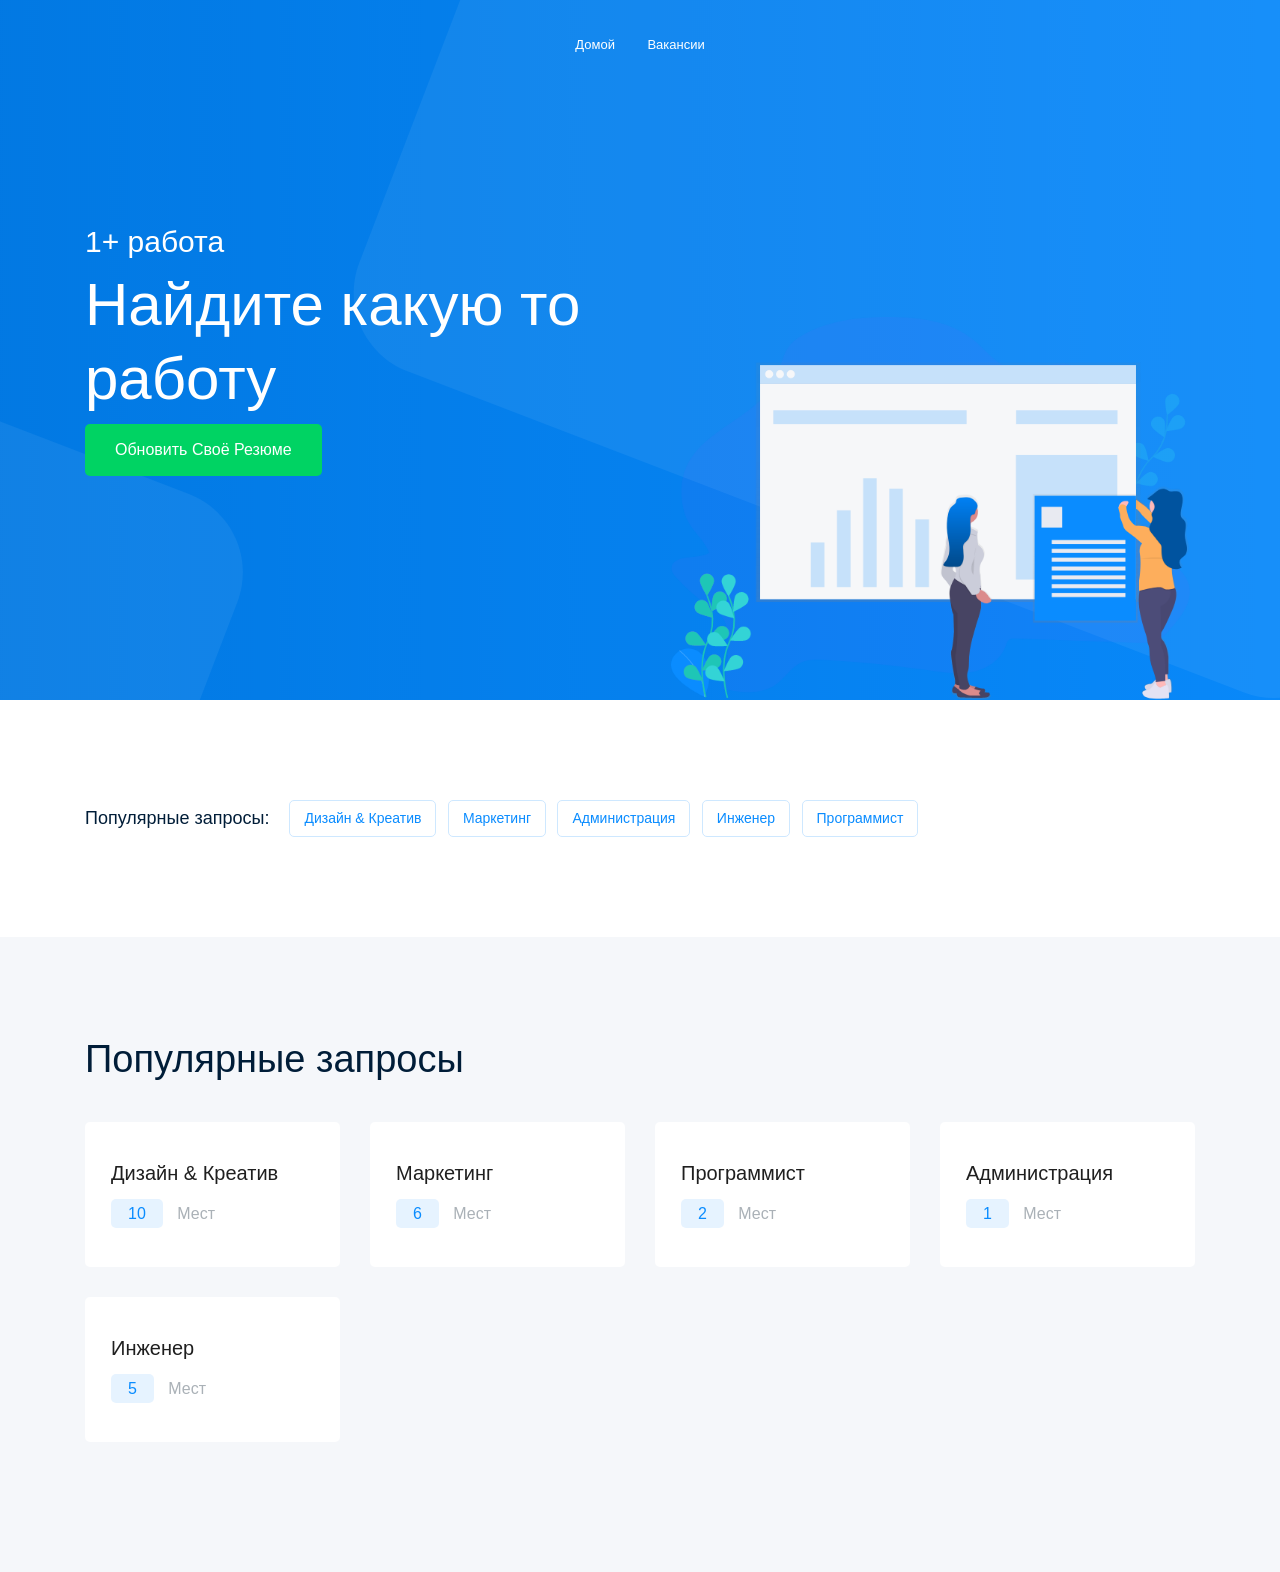
<file: Lr2/index.html>
<!doctype html>
<html class="no-js" lang="ru">

<head>
    <meta charset="utf-8">
    <meta http-equiv="x-ua-compatible" content="ie=edge">
    <title>Job Board</title>
    <meta name="description" content="">
    <meta name="viewport" content="width=device-width, initial-scale=1">


    <link rel="stylesheet" href="css/bootstrap.min.css">
    <link rel="stylesheet" href="css/owl.carousel.min.css">
    <link rel="stylesheet" href="css/magnific-popup.css">
    <link rel="stylesheet" href="css/font-awesome.min.css">
    <link rel="stylesheet" href="css/themify-icons.css">
    <link rel="stylesheet" href="css/nice-select.css">
    <link rel="stylesheet" href="css/flaticon.css">
    <link rel="stylesheet" href="css/gijgo.css">
    <link rel="stylesheet" href="css/animate.min.css">
    <link rel="stylesheet" href="css/slicknav.css">

    <link rel="stylesheet" href="css/style.css">
</head>

<body>
 

    <header>
        <div class="header-area ">
            <div id="sticky-header" class="main-header-area">
                <div class="container-fluid ">
                    <div class="header_bottom_border">
                        <div class="row align-items-center">
                            <div class="col-xl-3 col-lg-2">
                            </div>
                            <div class="col-xl-6 col-lg-7">
                                <div class="main-menu  d-none d-lg-block">
                                     <nav>
                                        <ul id="navigation">
                                            <li><a href="index.html">Домой</a></li>
                                            <li><a href="jobs.html">Вакансии</a></li>
                                        </ul>
                                    </nav>
                                </div>
                            </div>
                            <div class="col-xl-3 col-lg-3 d-none d-lg-block">
                            </div>
                           
                        </div>
                    </div>

                </div>
            </div>
        </div>
    </header>



    <div class="slider_area">
        <div class="single_slider  d-flex align-items-center slider_bg_1">
            <div class="container">
                <div class="row align-items-center">
                    <div class="col-lg-7 col-md-6">
                        <div class="slider_text">
                            <h5 class="wow fadeInLeft" data-wow-duration="1s" data-wow-delay=".2s">1+ работа</h5>
                            <h3 class="wow fadeInLeft" data-wow-duration="1s" data-wow-delay=".3s">Найдите какую то работу</h3>
                            <div class="sldier_btn wow fadeInLeft" data-wow-duration="1s" data-wow-delay=".5s">
                                <a href="#" class="boxed-btn3">обновить своё резюме</a>
                            </div>
                        </div>
                    </div>
                </div>
            </div>
        </div>
        <div class="ilstration_img wow fadeInRight d-none d-lg-block text-right" data-wow-duration="1s" data-wow-delay=".2s">
            <img src="img/banner/illustration.png" alt="">
        </div>
    </div>




    

    <div class="catagory_area">
        <div class="container">
            <div class="row">
                <div class="col-lg-12">
                    <div class="popular_search d-flex align-items-center">
                        <span>Популярные запросы:</span>
                        <ul>
                            <li><a href="#">Дизайн & Креатив</a></li>
                            <li><a href="#">Маркетинг</a></li>
                            <li><a href="#">Администрация</a></li>
                            <li><a href="#">Инженер</a></li>
                            <li><a href="#">Программист</a></li>
                        </ul>
                    </div>
                </div>
            </div>
        </div>
    </div>



    <div class="popular_catagory_area">
        <div class="container">
            <div class="row">
                <div class="col-lg-12">
                    <div class="section_title mb-40">
                        <h3>Популярные запросы</h3>
                    </div>
                </div>
            </div>
            <div class="row">
                <div class="col-lg-4 col-xl-3 col-md-6">
                    <div class="single_catagory">
                        <a href="jobs.html"><h4>Дизайн & Креатив</h4></a>
                        <p> <span> 10</span> Мест</p>
                    </div>
                </div>
                <div class="col-lg-4 col-xl-3 col-md-6">
                    <div class="single_catagory">
                        <a href="jobs.html"><h4>Маркетинг</h4></a>
                        <p> <span> 6</span> Мест</p>
                    </div>
                </div>
                <div class="col-lg-4 col-xl-3 col-md-6">
                    <div class="single_catagory">
                        <a href="jobs.html"><h4>Программист</h4></a>
                        <p> <span> 2</span> Мест</p>
                    </div>
                </div>
                <div class="col-lg-4 col-xl-3 col-md-6">
                    <div class="single_catagory">
                        <a href="jobs.html"><h4>Администрация</h4></a>
                        <p> <span> 1</span> Мест</p>
                    </div>
                </div>
                <div class="col-lg-4 col-xl-3 col-md-6">
                    <div class="single_catagory">
                        <a href="jobs.html"><h4>Инженер</h4></a>
                        <p> <span> 5</span> Мест</p>
                    </div>
                </div>
            </div>
        </div>
    </div>


    <script src="js/vendor/jquery-1.12.4.min.js"></script>
    <script src="js/popper.min.js"></script>
    <script src="js/bootstrap.min.js"></script>
    <script src="js/isotope.pkgd.min.js"></script>

    <script src="js/jquery.counterup.min.js"></script>
    <script src="js/jquery.scrollUp.min.js"></script>
    <script src="js/wow.min.js"></script>
    <script src="js/jquery.slicknav.min.js"></script>
    <script src="js/jquery.magnific-popup.min.js"></script>


    <script src="js/main.js"></script>
</body>

</html>
</file>
<file: Lr2/css/themify-icons.css>
@font-face {
	font-family: 'themify';
	src:url('../fonts/themify.eot?-fvbane');
	src:url('../fonts/themify.eot?#iefix-fvbane') format('embedded-opentype'),
		url('../fonts/themify.woff?-fvbane') format('woff'),
		url('../fonts/themify.ttf?-fvbane') format('truetype'),
		url('../fonts/themify.svg?-fvbane#themify') format('svg');
	font-weight: normal;
	font-style: normal;
}

[class^="ti-"], [class*=" ti-"] {
	font-family: 'themify';
	/* speak: none; */
	font-style: normal;
	font-weight: normal;
	font-variant: normal;
	text-transform: none;
	line-height: 1;

	/* Better Font Rendering =========== */
	-webkit-font-smoothing: antialiased;
	-moz-osx-font-smoothing: grayscale;
}

.ti-wand:before {
	content: "\e600";
}
.ti-volume:before {
	content: "\e601";
}
.ti-user:before {
	content: "\e602";
}
.ti-unlock:before {
	content: "\e603";
}
.ti-unlink:before {
	content: "\e604";
}
.ti-trash:before {
	content: "\e605";
}
.ti-thought:before {
	content: "\e606";
}
.ti-target:before {
	content: "\e607";
}
.ti-tag:before {
	content: "\e608";
}
.ti-tablet:before {
	content: "\e609";
}
.ti-star:before {
	content: "\e60a";
}
.ti-spray:before {
	content: "\e60b";
}
.ti-signal:before {
	content: "\e60c";
}
.ti-shopping-cart:before {
	content: "\e60d";
}
.ti-shopping-cart-full:before {
	content: "\e60e";
}
.ti-settings:before {
	content: "\e60f";
}
.ti-search:before {
	content: "\e610";
}
.ti-zoom-in:before {
	content: "\e611";
}
.ti-zoom-out:before {
	content: "\e612";
}
.ti-cut:before {
	content: "\e613";
}
.ti-ruler:before {
	content: "\e614";
}
.ti-ruler-pencil:before {
	content: "\e615";
}
.ti-ruler-alt:before {
	content: "\e616";
}
.ti-bookmark:before {
	content: "\e617";
}
.ti-bookmark-alt:before {
	content: "\e618";
}
.ti-reload:before {
	content: "\e619";
}
.ti-plus:before {
	content: "\e61a";
}
.ti-pin:before {
	content: "\e61b";
}
.ti-pencil:before {
	content: "\e61c";
}
.ti-pencil-alt:before {
	content: "\e61d";
}
.ti-paint-roller:before {
	content: "\e61e";
}
.ti-paint-bucket:before {
	content: "\e61f";
}
.ti-na:before {
	content: "\e620";
}
.ti-mobile:before {
	content: "\e621";
}
.ti-minus:before {
	content: "\e622";
}
.ti-medall:before {
	content: "\e623";
}
.ti-medall-alt:before {
	content: "\e624";
}
.ti-marker:before {
	content: "\e625";
}
.ti-marker-alt:before {
	content: "\e626";
}
.ti-arrow-up:before {
	content: "\e627";
}
.ti-arrow-right:before {
	content: "\e628";
}
.ti-arrow-left:before {
	content: "\e629";
}
.ti-arrow-down:before {
	content: "\e62a";
}
.ti-lock:before {
	content: "\e62b";
}
.ti-location-arrow:before {
	content: "\e62c";
}
.ti-link:before {
	content: "\e62d";
}
.ti-layout:before {
	content: "\e62e";
}
.ti-layers:before {
	content: "\e62f";
}
.ti-layers-alt:before {
	content: "\e630";
}
.ti-key:before {
	content: "\e631";
}
.ti-import:before {
	content: "\e632";
}
.ti-image:before {
	content: "\e633";
}
.ti-heart:before {
	content: "\e634";
}
.ti-heart-broken:before {
	content: "\e635";
}
.ti-hand-stop:before {
	content: "\e636";
}
.ti-hand-open:before {
	content: "\e637";
}
.ti-hand-drag:before {
	content: "\e638";
}
.ti-folder:before {
	content: "\e639";
}
.ti-flag:before {
	content: "\e63a";
}
.ti-flag-alt:before {
	content: "\e63b";
}
.ti-flag-alt-2:before {
	content: "\e63c";
}
.ti-eye:before {
	content: "\e63d";
}
.ti-export:before {
	content: "\e63e";
}
.ti-exchange-vertical:before {
	content: "\e63f";
}
.ti-desktop:before {
	content: "\e640";
}
.ti-cup:before {
	content: "\e641";
}
.ti-crown:before {
	content: "\e642";
}
.ti-comments:before {
	content: "\e643";
}
.ti-comment:before {
	content: "\e644";
}
.ti-comment-alt:before {
	content: "\e645";
}
.ti-close:before {
	content: "\e646";
}
.ti-clip:before {
	content: "\e647";
}
.ti-angle-up:before {
	content: "\e648";
}
.ti-angle-right:before {
	content: "\e649";
}
.ti-angle-left:before {
	content: "\e64a";
}
.ti-angle-down:before {
	content: "\e64b";
}
.ti-check:before {
	content: "\e64c";
}
.ti-check-box:before {
	content: "\e64d";
}
.ti-camera:before {
	content: "\e64e";
}
.ti-announcement:before {
	content: "\e64f";
}
.ti-brush:before {
	content: "\e650";
}
.ti-briefcase:before {
	content: "\e651";
}
.ti-bolt:before {
	content: "\e652";
}
.ti-bolt-alt:before {
	content: "\e653";
}
.ti-blackboard:before {
	content: "\e654";
}
.ti-bag:before {
	content: "\e655";
}
.ti-move:before {
	content: "\e656";
}
.ti-arrows-vertical:before {
	content: "\e657";
}
.ti-arrows-horizontal:before {
	content: "\e658";
}
.ti-fullscreen:before {
	content: "\e659";
}
.ti-arrow-top-right:before {
	content: "\e65a";
}
.ti-arrow-top-left:before {
	content: "\e65b";
}
.ti-arrow-circle-up:before {
	content: "\e65c";
}
.ti-arrow-circle-right:before {
	content: "\e65d";
}
.ti-arrow-circle-left:before {
	content: "\e65e";
}
.ti-arrow-circle-down:before {
	content: "\e65f";
}
.ti-angle-double-up:before {
	content: "\e660";
}
.ti-angle-double-right:before {
	content: "\e661";
}
.ti-angle-double-left:before {
	content: "\e662";
}
.ti-angle-double-down:before {
	content: "\e663";
}
.ti-zip:before {
	content: "\e664";
}
.ti-world:before {
	content: "\e665";
}
.ti-wheelchair:before {
	content: "\e666";
}
.ti-view-list:before {
	content: "\e667";
}
.ti-view-list-alt:before {
	content: "\e668";
}
.ti-view-grid:before {
	content: "\e669";
}
.ti-uppercase:before {
	content: "\e66a";
}
.ti-upload:before {
	content: "\e66b";
}
.ti-underline:before {
	content: "\e66c";
}
.ti-truck:before {
	content: "\e66d";
}
.ti-timer:before {
	content: "\e66e";
}
.ti-ticket:before {
	content: "\e66f";
}
.ti-thumb-up:before {
	content: "\e670";
}
.ti-thumb-down:before {
	content: "\e671";
}
.ti-text:before {
	content: "\e672";
}
.ti-stats-up:before {
	content: "\e673";
}
.ti-stats-down:before {
	content: "\e674";
}
.ti-split-v:before {
	content: "\e675";
}
.ti-split-h:before {
	content: "\e676";
}
.ti-smallcap:before {
	content: "\e677";
}
.ti-shine:before {
	content: "\e678";
}
.ti-shift-right:before {
	content: "\e679";
}
.ti-shift-left:before {
	content: "\e67a";
}
.ti-shield:before {
	content: "\e67b";
}
.ti-notepad:before {
	content: "\e67c";
}
.ti-server:before {
	content: "\e67d";
}
.ti-quote-right:before {
	content: "\e67e";
}
.ti-quote-left:before {
	content: "\e67f";
}
.ti-pulse:before {
	content: "\e680";
}
.ti-printer:before {
	content: "\e681";
}
.ti-power-off:before {
	content: "\e682";
}
.ti-plug:before {
	content: "\e683";
}
.ti-pie-chart:before {
	content: "\e684";
}
.ti-paragraph:before {
	content: "\e685";
}
.ti-panel:before {
	content: "\e686";
}
.ti-package:before {
	content: "\e687";
}
.ti-music:before {
	content: "\e688";
}
.ti-music-alt:before {
	content: "\e689";
}
.ti-mouse:before {
	content: "\e68a";
}
.ti-mouse-alt:before {
	content: "\e68b";
}
.ti-money:before {
	content: "\e68c";
}
.ti-microphone:before {
	content: "\e68d";
}
.ti-menu:before {
	content: "\e68e";
}
.ti-menu-alt:before {
	content: "\e68f";
}
.ti-map:before {
	content: "\e690";
}
.ti-map-alt:before {
	content: "\e691";
}
.ti-loop:before {
	content: "\e692";
}
.ti-location-pin:before {
	content: "\e693";
}
.ti-list:before {
	content: "\e694";
}
.ti-light-bulb:before {
	content: "\e695";
}
.ti-Italic:before {
	content: "\e696";
}
.ti-info:before {
	content: "\e697";
}
.ti-infinite:before {
	content: "\e698";
}
.ti-id-badge:before {
	content: "\e699";
}
.ti-hummer:before {
	content: "\e69a";
}
.ti-home:before {
	content: "\e69b";
}
.ti-help:before {
	content: "\e69c";
}
.ti-headphone:before {
	content: "\e69d";
}
.ti-harddrives:before {
	content: "\e69e";
}
.ti-harddrive:before {
	content: "\e69f";
}
.ti-gift:before {
	content: "\e6a0";
}
.ti-game:before {
	content: "\e6a1";
}
.ti-filter:before {
	content: "\e6a2";
}
.ti-files:before {
	content: "\e6a3";
}
.ti-file:before {
	content: "\e6a4";
}
.ti-eraser:before {
	content: "\e6a5";
}
.ti-envelope:before {
	content: "\e6a6";
}
.ti-download:before {
	content: "\e6a7";
}
.ti-direction:before {
	content: "\e6a8";
}
.ti-direction-alt:before {
	content: "\e6a9";
}
.ti-dashboard:before {
	content: "\e6aa";
}
.ti-control-stop:before {
	content: "\e6ab";
}
.ti-control-shuffle:before {
	content: "\e6ac";
}
.ti-control-play:before {
	content: "\e6ad";
}
.ti-control-pause:before {
	content: "\e6ae";
}
.ti-control-forward:before {
	content: "\e6af";
}
.ti-control-backward:before {
	content: "\e6b0";
}
.ti-cloud:before {
	content: "\e6b1";
}
.ti-cloud-up:before {
	content: "\e6b2";
}
.ti-cloud-down:before {
	content: "\e6b3";
}
.ti-clipboard:before {
	content: "\e6b4";
}
.ti-car:before {
	content: "\e6b5";
}
.ti-calendar:before {
	content: "\e6b6";
}
.ti-book:before {
	content: "\e6b7";
}
.ti-bell:before {
	content: "\e6b8";
}
.ti-basketball:before {
	content: "\e6b9";
}
.ti-bar-chart:before {
	content: "\e6ba";
}
.ti-bar-chart-alt:before {
	content: "\e6bb";
}
.ti-back-right:before {
	content: "\e6bc";
}
.ti-back-left:before {
	content: "\e6bd";
}
.ti-arrows-corner:before {
	content: "\e6be";
}
.ti-archive:before {
	content: "\e6bf";
}
.ti-anchor:before {
	content: "\e6c0";
}
.ti-align-right:before {
	content: "\e6c1";
}
.ti-align-left:before {
	content: "\e6c2";
}
.ti-align-justify:before {
	content: "\e6c3";
}
.ti-align-center:before {
	content: "\e6c4";
}
.ti-alert:before {
	content: "\e6c5";
}
.ti-alarm-clock:before {
	content: "\e6c6";
}
.ti-agenda:before {
	content: "\e6c7";
}
.ti-write:before {
	content: "\e6c8";
}
.ti-window:before {
	content: "\e6c9";
}
.ti-widgetized:before {
	content: "\e6ca";
}
.ti-widget:before {
	content: "\e6cb";
}
.ti-widget-alt:before {
	content: "\e6cc";
}
.ti-wallet:before {
	content: "\e6cd";
}
.ti-video-clapper:before {
	content: "\e6ce";
}
.ti-video-camera:before {
	content: "\e6cf";
}
.ti-vector:before {
	content: "\e6d0";
}
.ti-themify-logo:before {
	content: "\e6d1";
}
.ti-themify-favicon:before {
	content: "\e6d2";
}
.ti-themify-favicon-alt:before {
	content: "\e6d3";
}
.ti-support:before {
	content: "\e6d4";
}
.ti-stamp:before {
	content: "\e6d5";
}
.ti-split-v-alt:before {
	content: "\e6d6";
}
.ti-slice:before {
	content: "\e6d7";
}
.ti-shortcode:before {
	content: "\e6d8";
}
.ti-shift-right-alt:before {
	content: "\e6d9";
}
.ti-shift-left-alt:before {
	content: "\e6da";
}
.ti-ruler-alt-2:before {
	content: "\e6db";
}
.ti-receipt:before {
	content: "\e6dc";
}
.ti-pin2:before {
	content: "\e6dd";
}
.ti-pin-alt:before {
	content: "\e6de";
}
.ti-pencil-alt2:before {
	content: "\e6df";
}
.ti-palette:before {
	content: "\e6e0";
}
.ti-more:before {
	content: "\e6e1";
}
.ti-more-alt:before {
	content: "\e6e2";
}
.ti-microphone-alt:before {
	content: "\e6e3";
}
.ti-magnet:before {
	content: "\e6e4";
}
.ti-line-double:before {
	content: "\e6e5";
}
.ti-line-dotted:before {
	content: "\e6e6";
}
.ti-line-dashed:before {
	content: "\e6e7";
}
.ti-layout-width-full:before {
	content: "\e6e8";
}
.ti-layout-width-default:before {
	content: "\e6e9";
}
.ti-layout-width-default-alt:before {
	content: "\e6ea";
}
.ti-layout-tab:before {
	content: "\e6eb";
}
.ti-layout-tab-window:before {
	content: "\e6ec";
}
.ti-layout-tab-v:before {
	content: "\e6ed";
}
.ti-layout-tab-min:before {
	content: "\e6ee";
}
.ti-layout-slider:before {
	content: "\e6ef";
}
.ti-layout-slider-alt:before {
	content: "\e6f0";
}
.ti-layout-sidebar-right:before {
	content: "\e6f1";
}
.ti-layout-sidebar-none:before {
	content: "\e6f2";
}
.ti-layout-sidebar-left:before {
	content: "\e6f3";
}
.ti-layout-placeholder:before {
	content: "\e6f4";
}
.ti-layout-menu:before {
	content: "\e6f5";
}
.ti-layout-menu-v:before {
	content: "\e6f6";
}
.ti-layout-menu-separated:before {
	content: "\e6f7";
}
.ti-layout-menu-full:before {
	content: "\e6f8";
}
.ti-layout-media-right-alt:before {
	content: "\e6f9";
}
.ti-layout-media-right:before {
	content: "\e6fa";
}
.ti-layout-media-overlay:before {
	content: "\e6fb";
}
.ti-layout-media-overlay-alt:before {
	content: "\e6fc";
}
.ti-layout-media-overlay-alt-2:before {
	content: "\e6fd";
}
.ti-layout-media-left-alt:before {
	content: "\e6fe";
}
.ti-layout-media-left:before {
	content: "\e6ff";
}
.ti-layout-media-center-alt:before {
	content: "\e700";
}
.ti-layout-media-center:before {
	content: "\e701";
}
.ti-layout-list-thumb:before {
	content: "\e702";
}
.ti-layout-list-thumb-alt:before {
	content: "\e703";
}
.ti-layout-list-post:before {
	content: "\e704";
}
.ti-layout-list-large-image:before {
	content: "\e705";
}
.ti-layout-line-solid:before {
	content: "\e706";
}
.ti-layout-grid4:before {
	content: "\e707";
}
.ti-layout-grid3:before {
	content: "\e708";
}
.ti-layout-grid2:before {
	content: "\e709";
}
.ti-layout-grid2-thumb:before {
	content: "\e70a";
}
.ti-layout-cta-right:before {
	content: "\e70b";
}
.ti-layout-cta-left:before {
	content: "\e70c";
}
.ti-layout-cta-center:before {
	content: "\e70d";
}
.ti-layout-cta-btn-right:before {
	content: "\e70e";
}
.ti-layout-cta-btn-left:before {
	content: "\e70f";
}
.ti-layout-column4:before {
	content: "\e710";
}
.ti-layout-column3:before {
	content: "\e711";
}
.ti-layout-column2:before {
	content: "\e712";
}
.ti-layout-accordion-separated:before {
	content: "\e713";
}
.ti-layout-accordion-merged:before {
	content: "\e714";
}
.ti-layout-accordion-list:before {
	content: "\e715";
}
.ti-ink-pen:before {
	content: "\e716";
}
.ti-info-alt:before {
	content: "\e717";
}
.ti-help-alt:before {
	content: "\e718";
}
.ti-headphone-alt:before {
	content: "\e719";
}
.ti-hand-point-up:before {
	content: "\e71a";
}
.ti-hand-point-right:before {
	content: "\e71b";
}
.ti-hand-point-left:before {
	content: "\e71c";
}
.ti-hand-point-down:before {
	content: "\e71d";
}
.ti-gallery:before {
	content: "\e71e";
}
.ti-face-smile:before {
	content: "\e71f";
}
.ti-face-sad:before {
	content: "\e720";
}
.ti-credit-card:before {
	content: "\e721";
}
.ti-control-skip-forward:before {
	content: "\e722";
}
.ti-control-skip-backward:before {
	content: "\e723";
}
.ti-control-record:before {
	content: "\e724";
}
.ti-control-eject:before {
	content: "\e725";
}
.ti-comments-smiley:before {
	content: "\e726";
}
.ti-brush-alt:before {
	content: "\e727";
}
.ti-youtube:before {
	content: "\e728";
}
.ti-vimeo:before {
	content: "\e729";
}
.ti-twitter:before {
	content: "\e72a";
}
.ti-time:before {
	content: "\e72b";
}
.ti-tumblr:before {
	content: "\e72c";
}
.ti-skype:before {
	content: "\e72d";
}
.ti-share:before {
	content: "\e72e";
}
.ti-share-alt:before {
	content: "\e72f";
}
.ti-rocket:before {
	content: "\e730";
}
.ti-pinterest:before {
	content: "\e731";
}
.ti-new-window:before {
	content: "\e732";
}
.ti-microsoft:before {
	content: "\e733";
}
.ti-list-ol:before {
	content: "\e734";
}
.ti-linkedin:before {
	content: "\e735";
}
.ti-layout-sidebar-2:before {
	content: "\e736";
}
.ti-layout-grid4-alt:before {
	content: "\e737";
}
.ti-layout-grid3-alt:before {
	content: "\e738";
}
.ti-layout-grid2-alt:before {
	content: "\e739";
}
.ti-layout-column4-alt:before {
	content: "\e73a";
}
.ti-layout-column3-alt:before {
	content: "\e73b";
}
.ti-layout-column2-alt:before {
	content: "\e73c";
}
.ti-instagram:before {
	content: "\e73d";
}
.ti-google:before {
	content: "\e73e";
}
.ti-github:before {
	content: "\e73f";
}
.ti-flickr:before {
	content: "\e740";
}
.ti-facebook:before {
	content: "\e741";
}
.ti-dropbox:before {
	content: "\e742";
}
.ti-dribbble:before {
	content: "\e743";
}
.ti-apple:before {
	content: "\e744";
}
.ti-android:before {
	content: "\e745";
}
.ti-save:before {
	content: "\e746";
}
.ti-save-alt:before {
	content: "\e747";
}
.ti-yahoo:before {
	content: "\e748";
}
.ti-wordpress:before {
	content: "\e749";
}
.ti-vimeo-alt:before {
	content: "\e74a";
}
.ti-twitter-alt:before {
	content: "\e74b";
}
.ti-tumblr-alt:before {
	content: "\e74c";
}
.ti-trello:before {
	content: "\e74d";
}
.ti-stack-overflow:before {
	content: "\e74e";
}
.ti-soundcloud:before {
	content: "\e74f";
}
.ti-sharethis:before {
	content: "\e750";
}
.ti-sharethis-alt:before {
	content: "\e751";
}
.ti-reddit:before {
	content: "\e752";
}
.ti-pinterest-alt:before {
	content: "\e753";
}
.ti-microsoft-alt:before {
	content: "\e754";
}
.ti-linux:before {
	content: "\e755";
}
.ti-jsfiddle:before {
	content: "\e756";
}
.ti-joomla:before {
	content: "\e757";
}
.ti-html5:before {
	content: "\e758";
}
.ti-flickr-alt:before {
	content: "\e759";
}
.ti-email:before {
	content: "\e75a";
}
.ti-drupal:before {
	content: "\e75b";
}
.ti-dropbox-alt:before {
	content: "\e75c";
}
.ti-css3:before {
	content: "\e75d";
}
.ti-rss:before {
	content: "\e75e";
}
.ti-rss-alt:before {
	content: "\e75f";
}
</file>
<file: Lr2/css/nice-select.css>
.nice-select {
  -webkit-tap-highlight-color: transparent;
  background-color: #fff;
  border-radius: 5px;
  border: solid 1px #e8e8e8;
  box-sizing: border-box;
  clear: both;
  cursor: pointer;
  display: block;
  float: left;
  font-family: inherit;
  font-size: 14px;
  font-weight: normal;
  height: 42px;
  line-height: 40px;
  outline: none;
  padding-left: 18px;
  padding-right: 30px;
  position: relative;
  text-align: left !important;
  -webkit-transition: all 0.2s ease-in-out;
  transition: all 0.2s ease-in-out;
  -webkit-user-select: none;
     -moz-user-select: none;
      -ms-user-select: none;
          user-select: none;
  white-space: nowrap;
  width: auto; }
  .nice-select:hover {
    border-color: #dbdbdb; }
  .nice-select:active, .nice-select.open, .nice-select:focus {
    border-color: #999; }


  .nice-select.disabled {
    border-color: #ededed;
    color: #999;
    pointer-events: none; }
    .nice-select.disabled:after {
      border-color: #cccccc; }
  .nice-select.wide {
    width: 100%; }
    .nice-select.wide .list {
      left: 0 !important;
      right: 0 !important; }
  .nice-select.right {
    float: right; }
    .nice-select.right .list {
      left: auto;
      right: 0; }
  .nice-select.small {
    font-size: 12px;
    height: 36px;
    line-height: 34px; }
    .nice-select.small:after {
      height: 4px;
      width: 4px; }
    .nice-select.small .option {
      line-height: 34px;
      min-height: 34px; }
  .nice-select .list {
    background-color: #fff;
    border-radius: 5px;
    box-shadow: 0 0 0 1px rgba(68, 68, 68, 0.11);
    box-sizing: border-box;
    margin-top: 4px;
    opacity: 0;
    overflow: hidden;
    padding: 0;
    pointer-events: none;
    position: absolute;
    top: 100%;
    left: 0;
    -webkit-transform-origin: 50% 0;
        -ms-transform-origin: 50% 0;
            transform-origin: 50% 0;
    -webkit-transform: scale(0.75) translateY(-21px);
        -ms-transform: scale(0.75) translateY(-21px);
            transform: scale(0.75) translateY(-21px);
    -webkit-transition: all 0.2s cubic-bezier(0.5, 0, 0, 1.25), opacity 0.15s ease-out;
    transition: all 0.2s cubic-bezier(0.5, 0, 0, 1.25), opacity 0.15s ease-out;
    z-index: 9; }
    .nice-select .list:hover .option:not(:hover) {
      background-color: transparent !important; }
  .nice-select .option {
    cursor: pointer;
    font-weight: 400;
    line-height: 40px;
    list-style: none;
    min-height: 40px;
    outline: none;
    padding-left: 18px;
    padding-right: 29px;
    text-align: left;
    -webkit-transition: all 0.2s;
    transition: all 0.2s; }
    .nice-select .option:hover, .nice-select .option.focus, .nice-select .option.selected.focus {
      background-color: #f6f6f6; }
    .nice-select .option.selected {
      font-weight: bold; }
    .nice-select .option.disabled {
      background-color: transparent;
      color: #999;
      cursor: default; }

.no-csspointerevents .nice-select .list {
  display: none; }

.no-csspointerevents .nice-select.open .list {
  display: block; }





  /* ,,,,,,,,,,,,,,,, */


  .nice-select:after {
    content: "\e64b";
    display: block;
    height: 5px;
    margin-top: -5px;
    pointer-events: none;
    position: absolute;
    right: 30px;
    top: 8px;
    transition: all 0.15s ease-in-out;
    width: 5px;
    font-family: 'themify';
    color: #ddd; }

    .nice-select.open:after {
 }
    .nice-select.open .list {
      opacity: 1;
      pointer-events: auto;
      -webkit-transform: scale(1) translateY(0);
          -ms-transform: scale(1) translateY(0);
              transform: scale(1) translateY(0); }
</file>
<file: Lr2/css/flaticon.css>
/*
  	Flaticon icon font: Flaticon
  	Creation date: 25/12/2019 06:08
  	*/

@font-face {
  font-family: "Flaticon";
  src: url("../fonts/Flaticon.eot");
  src: url("../fonts/Flaticon.eot?#iefix") format("embedded-opentype"),
       url("../fonts/Flaticon.woff2") format("woff2"),
       url("../fonts/Flaticon.woff") format("woff"),
       url("../fonts/Flaticon.ttf") format("truetype"),
       url("../fonts/Flaticon.svg#Flaticon") format("svg");
  font-weight: normal;
  font-style: normal;
}

@media screen and (-webkit-min-device-pixel-ratio:0) {
  @font-face {
    font-family: "Flaticon";
    src: url("../fonts/Flaticon.svg#Flaticon") format("svg");
  }
}

[class^="flaticon-"]:before, [class*=" flaticon-"]:before,
[class^="flaticon-"]:after, [class*=" flaticon-"]:after {   
  font-family: Flaticon;
font-style: normal;
}

.flaticon-quote:before { content: "\f100"; }
</file>
<file: Lr2/css/gijgo.css>
.gj-button {
    background-color: #f5f5f5;
    border: 1px solid #ddd;
    color: #000;
    border-radius: 3px;
    padding: 6px 10px;
    cursor: pointer;
}

.gj-unselectable {
    -webkit-touch-callout: none;
    -webkit-user-select: none;
    -khtml-user-select: none;
    -moz-user-select: none;
    -ms-user-select: none;
    user-select: none;
}

.gj-row {
    display: -webkit-box;
    display: -ms-flexbox;
    display: flex;
    -ms-flex-wrap: wrap;
    flex-wrap: wrap;
}

.gj-margin-left-5 {
    margin-left: 5px;
}

.gj-margin-left-10 {
    margin-left: 10px;
}

.gj-width-full {
    width: 100%;
}

.gj-cursor-pointer {
    cursor: pointer;
}

.gj-text-align-center {
    text-align: center;
}

.gj-font-size-16 {
    font-size: 16px;
}

.gj-hidden {
    display: none;
}

/** Material Design */
.gj-button-md {
    background: 0 0;
    border: none;
    border-radius: 2px;
    color: rgba(0, 0, 0, 0.87);
    position: relative;
    height: 36px;
    margin: 0;
    min-width: 64px;
    padding: 0 16px;
    display: inline-block;
    font-family: "Roboto","Helvetica","Arial",sans-serif;
    font-size: 1rem;
    font-weight: 500;
    text-transform: uppercase;
    letter-spacing: 0;
    overflow: hidden;
    will-change: box-shadow;
    transition: box-shadow .2s cubic-bezier(.4,0,1,1),background-color .2s cubic-bezier(.4,0,.2,1),color .2s cubic-bezier(.4,0,.2,1);
    outline: none;
    cursor: pointer;
    text-decoration: none;
    text-align: center;
    line-height: 36px;
    vertical-align: middle;
    overflow: hidden;
    -webkit-user-select: none;
    -moz-user-select: none;
    -ms-user-select: none;
    user-select: none;
}

.gj-button-md:hover {
    background-color: rgba(158,158,158,.2);
}

.gj-button-md:disabled {
    color: rgba(0,0,0,.26);
    background: 0 0;
}

.gj-button-md .material-icons,
.gj-button-md .gj-icon {
    vertical-align: middle;
    /*font-size: 1.3rem;
    margin-right: 4px;*/
}

.gj-button-md.gj-button-md-icon {
    width: 24px;
    height: 31px;
    min-width: 24px;
    padding: 0px;
    display: table;
}

.gj-button-md.gj-button-md-icon .material-icons,
.gj-button-md.gj-button-md-icon .gj-icon {
    display: table-cell;
    margin-right: 0px;
    width: 24px;
    height: 24px;
}

.gj-button-md.active {
    background-color: rgba(158,158,158,.4);
}

.gj-button-md-group {
    position: relative;
    display: inline-block;
    vertical-align: middle;
}

.gj-textbox-md {
    border: none;
    border-bottom: 1px solid rgba(0,0,0,.42);
    display: block;
    font-family: "Helvetica","Arial",sans-serif;
    font-size: 16px;
    line-height: 16px;
    padding: 4px 0px;
    margin: 0;
    width: 100%;
    background: 0 0;
    text-align: left;
    color: rgba(0,0,0,.87);
}

.gj-textbox-md:focus,
.gj-textbox-md:active {
    border-bottom: 2px solid rgba(0,0,0,.42);
    outline: none;
}

.gj-textbox-md::placeholder {
    color: #8e8e8e;
}

.gj-textbox-md:-ms-input-placeholder {
    color: #8e8e8e;
}

.gj-textbox-md::-ms-input-placeholder {
    color: #8e8e8e;
}

.gj-md-spacer-24 {
    min-width: 24px;
    width: 24px;
    display: inline-block;
}

.gj-md-spacer-32 {
    min-width: 32px;
    width: 32px;
    display: inline-block;
}

.gj-modal {
    position: fixed;
    top: 0;
    right: 0;
    bottom: 0;
    left: 0;
    z-index: 1203;
    display: none;
    overflow: hidden;
    -webkit-overflow-scrolling: touch;
    outline: 0;
    background-color: rgba(0, 0, 0, 0.54118);
    transition: 200ms ease opacity;
    will-change: opacity;
}

/* List */
ul.gj-list li [data-role="wrapper"] {
    display: table;
    width: 100%;
}

ul.gj-list li [data-role="checkbox"] {
    display: table-cell;
    vertical-align:middle;
    text-align:center;
}

ul.gj-list li [data-role="image"] {
    display: table-cell;
    vertical-align:middle;
    text-align:center;
}

ul.gj-list li [data-role="display"] {
    display: table-cell;
    vertical-align:middle;
    cursor: pointer;
}

ul.gj-list li [data-role="display"]:empty:before {
  content: "\200b"; /* unicode zero width space character */
}

/* List - Bootstrap */
ul.gj-list-bootstrap {
    padding-left: 0px;
    margin-bottom: 0px;
}

ul.gj-list-bootstrap li {
    padding: 0px;
}

ul.gj-list-bootstrap li [data-role="wrapper"] {
    padding: 0px 10px;
}

ul.gj-list-bootstrap li [data-role="checkbox"] {
    width: 24px;
    padding: 3px;
}

ul.gj-list-bootstrap li [data-role="image"] {
    width: 24px;
    height: 24px;
}

ul.gj-list-bootstrap li [data-role="display"] {
    padding: 8px 0px 8px 4px;
}

.list-group-item.active ul li, .list-group-item.active:focus ul li, .list-group-item.active:hover ul li {
    text-shadow: none;
    color:initial;
}

/* List - Material Design */
ul.gj-list-md {
    padding: 0px;
    list-style: none;
    list-style-type: none;
    line-height: 24px;
    letter-spacing: 0;
    color: #616161; /* Gray 700 */
}

ul.gj-list-md li {
    display: list-item;
    list-style-type: none;
    padding: 0px;
    min-height: unset;
    box-sizing: border-box;
    align-items: center;
    cursor: default;
    overflow: hidden;

    font-family: "Roboto","Helvetica","Arial",sans-serif;
    font-size: 16px;
    font-weight: 400;
    letter-spacing: .04em;
    line-height: 1;
    
    -webkit-flex-direction: row;
    -ms-flex-direction: row;
    flex-direction: row;
    -webkit-flex-wrap: nowrap;
    -ms-flex-wrap: nowrap;
    flex-wrap: nowrap;
}

ul.gj-list-md li [data-role="checkbox"] {
    height: 24px;
    width: 24px;
}

ul.gj-list-md li [data-role="image"] {
    height: 24px;
    width: 24px;
}

ul.gj-list-md li [data-role="display"] {
    padding: 8px 0px 8px 5px;
    order: 0;
    flex-grow: 2;
    text-decoration: none;
    box-sizing: border-box;
    align-items: center;
    text-align: left;
    color: rgba(0,0,0,.87);
}

ul.gj-list-md li.disabled>[data-role="wrapper"]>[data-role="display"] {
    color: #9E9E9E; /* Gray 500 */
}

.gj-list-md-active {
    background: #e0e0e0;
    color: #3f51b5;
}


/* Picker */
.gj-picker {
    position: absolute;
    z-index: 1203;
    background-color: #fff;
}

.gj-picker .selected {
    color: #fff;
}

/* Material Design */
.gj-picker-md {
    font-family: "Roboto","Helvetica","Arial",sans-serif;
    font-size: 16px;
    font-weight: 400;
    letter-spacing: .04em;
    line-height: 1;
    color: rgba(0,0,0,.87);
    border: 1px solid #E0E0E0;
}

.gj-modal .gj-picker-md {
    border: 0px;
}

.gj-picker-md [role="header"] {
    color: rgba(255, 255, 255, 0.54);
    display: flex;
    background: #2196f3;
    align-items: baseline;
    user-select: none;
    justify-content: center;
}

.gj-picker-md [role="footer"] {
    float: right;
    padding: 10px;
}

.gj-picker-md [role="footer"] button.gj-button-md {
    color: #2196f3;
    font-weight: bold;
    font-size: 13px;
}

/* Bootstrap */
.gj-picker-bootstrap {
    border-radius: 4px;
    border: 1px solid #E0E0E0;
}

.gj-picker-bootstrap .selected {
    color: #888;
}

.gj-picker-bootstrap [role="header"] {
    background: #eee;
    color: #AAA;
}
@font-face {
    font-family: 'gijgo-material';
    src: url('../fonts/gijgo-material.eot?235541');
    src: url('../fonts/gijgo-material.eot?235541#iefix') format('embedded-opentype'), url('../fonts/gijgo-material.ttf?235541') format('truetype'), url('../fonts/gijgo-material.woff?235541') format('woff'), url('../fonts/gijgo-material.svg?235541#gijgo-material') format('svg');
    font-weight: normal;
    font-style: normal;
}

.gj-icon {
    /* use !important to prevent issues with browser extensions that change fonts */
    font-family: 'gijgo-material' !important;
    font-size: 24px;
    speak: none;
    font-style: normal;
    font-weight: normal;
    font-variant: normal;
    text-transform: none;
    line-height: 1;
    /* Enable Ligatures ================ */
    letter-spacing: 0;
    -webkit-font-feature-settings: "liga";
    -moz-font-feature-settings: "liga=1";
    -moz-font-feature-settings: "liga";
    -ms-font-feature-settings: "liga" 1;
    font-feature-settings: "liga";
    -webkit-font-variant-ligatures: discretionary-ligatures;
    font-variant-ligatures: discretionary-ligatures;
    /* Better Font Rendering =========== */
    -webkit-font-smoothing: antialiased;
    -moz-osx-font-smoothing: grayscale;
}

.gj-icon.undo:before {
    content: "\e900";
}

.gj-icon.vertical-align-top:before {
    content: "\e901";
}

.gj-icon.vertical-align-center:before {
    content: "\e902";
}

.gj-icon.vertical-align-bottom:before {
    content: "\e903";
}

.gj-icon.arrow-dropup:before {
    content: "\e904";
}

.gj-icon.clock:before {
    content: "\e905";
}

.gj-icon.refresh:before {
    content: "\e906";
}

.gj-icon.last-page:before {
    content: "\e907";
}

.gj-icon.first-page:before {
    content: "\e908";
}

.gj-icon.cancel:before {
    content: "\e909";
}

.gj-icon.clear:before {
    content: "\e90a";
}

.gj-icon.check-circle:before {
    content: "\e90b";
}

.gj-icon.delete:before {
    content: "\e90c";
}

.gj-icon.arrow-upward:before {
    content: "\e90d";
}

.gj-icon.arrow-forward:before {
    content: "\e90e";
}

.gj-icon.arrow-downward:before {
    content: "\e90f";
}

.gj-icon.arrow-back:before {
    content: "\e910";
}

.gj-icon.list-numbered:before {
    content: "\e911";
}

.gj-icon.list-bulleted:before {
    content: "\e912";
}

.gj-icon.indent-increase:before {
    content: "\e913";
}

.gj-icon.indent-decrease:before {
    content: "\e914";
}

.gj-icon.redo:before {
    content: "\e915";
}

.gj-icon.align-right:before {
    content: "\e916";
}

.gj-icon.align-left:before {
    content: "\e917";
}

.gj-icon.align-justify:before {
    content: "\e918";
}

.gj-icon.align-center:before {
    content: "\e919";
}

.gj-icon.strikethrough:before {
    content: "\e91a";
}

.gj-icon.italic:before {
    content: "\e91b";
}

.gj-icon.underlined:before {
    content: "\e91c";
}

.gj-icon.bold:before {
    content: "\e91d";
}

.gj-icon.arrow-dropdown:before {
    content: "\e91e";
}

.gj-icon.done:before {
    content: "\e91f";
}

.gj-icon.pencil:before {
    content: "\e920";
}

.gj-icon.minus:before {
    content: "\e921";
}

.gj-icon.plus:before {
    content: "\e922";
}

.gj-icon.chevron-up:before {
    content: "\e923";
}

.gj-icon.chevron-right:before {
    content: "\e924";
}

.gj-icon.chevron-down:before {
    content: "\e925";
}

.gj-icon.chevron-left:before {
    content: "\e926";
}

.gj-icon.event:before {
    content: "\e927";
}
.gj-draggable {
    cursor: move;
}
.gj-resizable-handle {
    position: absolute;
    font-size: 0.1px;
    display: block;
    -ms-touch-action: none;
    touch-action: none;
    z-index: 1203;
}

.gj-resizable-n {
    cursor: n-resize;
    height: 7px;
    width: 100%;
    top: -5px;
    left: 0;
}
.gj-resizable-e {
    cursor: e-resize;
    width: 7px;
    right: -5px;
    top: 0;
    height: 100%;
}
.gj-resizable-s {
    cursor: s-resize;
    height: 7px;
    width: 100%;
    bottom: -5px;
    left: 0;
}
.gj-resizable-w {
	cursor: w-resize;
	width: 7px;
	left: -5px;
	top: 0;
	height: 100%;
}
.gj-resizable-se {
	cursor: se-resize;
	width: 12px;
	height: 12px;
	right: 1px;
	bottom: 1px;
}
.gj-resizable-sw {
	cursor: sw-resize;
	width: 9px;
	height: 9px;
	left: -5px;
	bottom: -5px;
}
.gj-resizable-nw {
	cursor: nw-resize;
	width: 9px;
	height: 9px;
	left: -5px;
	top: -5px;
}
.gj-resizable-ne {
	cursor: ne-resize;
	width: 9px;
	height: 9px;
	right: -5px;
	top: -5px;
}

.gj-dialog-footer {
    position: absolute;
    bottom: 0px;
    width: 100%;
    margin-top: 0px;
}

.gj-dialog-scrollable [data-role="body"] {
    overflow-x: hidden;
    overflow-y: scroll;
}

/** Bootstrap 3 **/
.gj-dialog-bootstrap {
    overflow: hidden;
    z-index: 1202;
}

.gj-dialog-bootstrap [data-role="title"] {
    display: inline;
}
.gj-dialog-bootstrap [data-role="close"] {
    line-height: 1.42857143;
}

/** Bootstrap 4 **/
.gj-dialog-bootstrap4 {
    overflow: hidden;
    z-index: 1202;
}

.gj-dialog-bootstrap4 [data-role="title"] {
    display: inline;
}
.gj-dialog-bootstrap4 [data-role="close"] {
    line-height: 1.5;
}

/** Material Design **/
.gj-dialog-md {
    background-color: #FFF;
    overflow: hidden;
    border: none;
    box-shadow: 0 11px 15px -7px rgba(0,0,0,.2), 0 24px 38px 3px rgba(0,0,0,.14), 0 9px 46px 8px rgba(0,0,0,.12);
    box-sizing: border-box;
    position: relative;
    display: -webkit-box;
    display: -webkit-flex;
    display: -ms-flexbox;
    display: flex;
    -webkit-box-orient: vertical;
    -webkit-box-direction: normal;
    -webkit-flex-direction: column;
    -ms-flex-direction: column;
    flex-direction: column;
    -webkit-background-clip: padding-box;
    background-clip: padding-box;
    outline: 0;
    z-index: 1202;
}

.gj-dialog-md-header {
    padding: 24px 24px 0px 24px;
    font-family: "Roboto","Helvetica","Arial",sans-serif;
}

.gj-dialog-md-title {
    margin: 0;
    font-weight: 400;
    display: inline;
    line-height: 28px;
    font-size: 20px;
}

.gj-dialog-md-close {
    -webkit-appearance: none;
    padding: 0;
    cursor: pointer;
    background: 0 0;
    border: 0;
    float: right;
    line-height: 28px;
    font-size: 28px;
}

.gj-dialog-md-body {
    padding: 20px 24px 24px 24px;
    color: rgba(0,0,0,.54);
    font-family: "Helvetica","Arial",sans-serif;
    font-size: 14px;
    font-weight: 400;
    line-height: 20px;
}

.gj-dialog-md-footer {
    padding: 8px 8px 8px 24px;
    display: -webkit-flex;
    display: -ms-flexbox;
    display: flex;
    -webkit-flex-direction: row-reverse;
    -ms-flex-direction: row-reverse;
    flex-direction: row-reverse;
    -webkit-flex-wrap: wrap;
    -ms-flex-wrap: wrap;
    flex-wrap: wrap;

    box-sizing: border-box;
}

.gj-dialog-md-footer>*:first-child {
    margin-right: 0;
}

.gj-dialog-md-footer>* {
    margin-right: 8px;
    height: 36px;
}
DIV.gj-grid-wrapper {
    margin: auto;
    position: relative;
    clear:both;
    z-index: 1;
}

TABLE.gj-grid {
    margin: auto;    
    border-collapse: collapse;
    width: 100%;
    table-layout: fixed;
}

TABLE.gj-grid THEAD TH [data-role="selectAll"] {
    margin: auto;
}

TABLE.gj-grid THEAD TH [data-role="title"] {
    display: inline-block;
}

TABLE.gj-grid THEAD TH [data-role="sorticon"] {
    display: inline-block;
}

TABLE.gj-grid THEAD TH {
    overflow: hidden;
    text-overflow: ellipsis;
}

TABLE.gj-grid.autogrow-header-row THEAD TH {
    overflow: auto;
    text-overflow: initial;
    white-space: pre-wrap;
    -ms-word-break: break-word;
    word-break: break-word;
}

TABLE.gj-grid > tbody > tr > td {
    overflow: hidden;
    position: relative;
}

table.gj-grid tbody div[data-role="display"] {
    vertical-align: middle;
    text-indent: 0;
    white-space: pre-wrap;
    -ms-word-break: break-word;
    word-break: break-word;
}

table.gj-grid.fixed-body-rows tbody div[data-role="display"] {
    overflow: hidden;
    text-overflow: ellipsis;
    white-space: nowrap;
    -ms-word-break: initial;
    word-break: initial;
}

table.gj-grid tfoot DIV[data-role="display"] {
    vertical-align: middle;
    text-indent: 0;
    display: flex;
}

TABLE.gj-grid .fa {
    padding: 2px;
}

TABLE.gj-grid > tbody > tr > td > div {
    padding: 2px;
    overflow: hidden;
}

DIV.gj-grid-wrapper DIV.gj-grid-loading-cover
{
    background: #BBBBBB;
    opacity: 0.5;
    position: absolute;
    vertical-align: middle;
}

DIV.gj-grid-wrapper DIV.gj-grid-loading-text
{
    position: absolute;
    font-weight: bold;
}

/* Bootstrap Theme */
table.gj-grid-bootstrap thead th {
    background-color: #f5f5f5;
    vertical-align:middle;
}

table.gj-grid-bootstrap thead th [data-role="sorticon"] {
    margin-left: 5px;
}

table.gj-grid-bootstrap thead th [data-role="sorticon"] i.gj-icon,
table.gj-grid-bootstrap thead th [data-role="sorticon"] i.material-icons {
    position: absolute;
    font-size: 20px;
    top: 15px;
}

table.gj-grid-bootstrap tbody tr td div[data-role="display"] {
    padding: 0px;
}

.gj-grid-bootstrap-4 .gj-checkbox-bootstrap {
    display: inline-block;
    padding-top: 2px;
}

.gj-grid-bootstrap-4 tbody tr.active {
    background-color: rgba(0,0,0,.075);
}

/* Material Design Theme */
.gj-grid-md {
    position: relative;
    border: 1px solid #e0e0e0;
    border-collapse: collapse;
    white-space: nowrap;
    font-size: 13px;
    font-family: "Roboto","Helvetica","Arial",sans-serif;
    background-color: #fff;
}

.gj-grid-md td:first-of-type, .gj-grid-md th:first-of-type {
    padding-left: 24px;
}

.gj-grid-md th {
    position: relative;
    vertical-align: bottom;
    font-weight: 700;
    line-height: 31px;
    letter-spacing: 0;
    height: 56px;
    font-size: 12px;
    color: rgba(0,0,0,.54);
    padding-bottom: 8px;
    box-sizing: border-box;
    padding: 12px 18px;
    text-align: right;
}

.gj-grid-md td {
    position: relative;
    height: 48px;
    border-top: 1px solid #e0e0e0;
    border-bottom: 1px solid #e0e0e0;
    padding: 12px 18px;
    box-sizing: border-box;
    text-align: left;
    color: rgba(0,0,0,.87);
}

.gj-grid-md tbody tr {
    position: relative;
    height: 48px;
    transition-duration: .28s;
    transition-timing-function: cubic-bezier(.4,0,.2,1);
    transition-property: background-color;
}

.gj-grid-md tbody tr:hover {
    background-color: #EEEEEE; /* Gray 200 */
}

.gj-grid-md tbody tr.gj-grid-md-select {
    background-color: #F5F5F5; /* Grey 100 */
}


table.gj-grid-md thead th [data-role="sorticon"] {
    margin-left: 5px;
}

table.gj-grid-md thead th [data-role="sorticon"] i.gj-icon,
table.gj-grid-md thead th [data-role="sorticon"] i.material-icons {
    position: absolute;
    font-size: 16px;
    top: 19px;
}

table.gj-grid-md thead th.gj-grid-select-all {
    padding-bottom: 3px;
}
/* Hide all prioritized columns by default */
@media only all {
	th.display-1120,
	td.display-1120,
	th.display-960,
	td.display-960,
	th.display-800,
	td.display-800,
	th.display-640,
	td.display-640,
	th.display-480,
	td.display-480,
	th.display-320,
	td.display-320 {
		display: none;
	}
}

/* Show at 320px (20em x 16px) */
@media screen and (min-width: 20em) {
	TABLE.gj-grid-bootstrap th.display-320,
	TABLE.gj-grid-bootstrap td.display-320 {
		display: table-cell;
	}
}
/* Show at 480px (30em x 16px) */
@media screen and (min-width: 30em) {
	TABLE.gj-grid-bootstrap th.display-480,
	TABLE.gj-grid-bootstrap td.display-480 {
		display: table-cell;
	}
}
/* Show at 640px (40em x 16px) */
@media screen and (min-width: 40em) {
	TABLE.gj-grid-bootstrap th.display-640,
	TABLE.gj-grid-bootstrap td.display-640 {
		display: table-cell;
	}
}
/* Show at 800px (50em x 16px) */
@media screen and (min-width: 50em) {
	TABLE.gj-grid-bootstrap th.display-800,
	TABLE.gj-grid-bootstrap td.display-800 {
		display: table-cell;
	}
}
/* Show at 960px (60em x 16px) */
@media screen and (min-width: 60em) {
	TABLE.gj-grid-bootstrap th.display-960,
	TABLE.gj-grid-bootstrap td.display-960 {
		display: table-cell;
	}
}
/* Show at 1,120px (70em x 16px) */
@media screen and (min-width: 70em) {
	TABLE.gj-grid-bootstrap th.display-1120,
	TABLE.gj-grid-bootstrap td.display-1120 {
		display: table-cell;
	}
}

/* Material Design Theme */
.gj-grid-md tfoot tr th {
    padding-right: 14px;
}

.gj-grid-md tfoot tr[data-role="pager"] .gj-grid-mdl-pager-label {
    padding-left: 5px;
    padding-right: 5px;
}

.gj-grid-md tfoot tr[data-role="pager"] .gj-dropdown-md {
    margin-left: 12px;
}

.gj-grid-md tfoot tr[data-role="pager"] .gj-dropdown-md [role="presenter"] {
    font-size: 12px;
    font-weight: bold;
    color: rgba(0,0,0,.54);
}

.gj-grid-md tfoot tr[data-role="pager"] .gj-dropdown-md [role="presenter"] [role="display"] {
    text-align: right;
}

.gj-grid-md tfoot tr[data-role="pager"] .gj-grid-md-limit-select {
    margin-left: 10px;
    font-size: 12px;
    font-weight: bold;
    color: rgba(0,0,0,.54);
}

/* Bootstrap */
.gj-grid-bootstrap tfoot tr[data-role="pager"] th {
    line-height: 30px;
    background-color: #f5f5f5;
}

.gj-grid-bootstrap tfoot tr[data-role="pager"] th > div > div {
    margin-right: 5px;
}

.gj-grid-bootstrap tfoot tr[data-role="pager"] th > div > button {
    margin-right: 5px;
}

.gj-grid-bootstrap-4 tfoot tr[data-role="pager"] th > div button {
    height: 34px;
}

.gj-grid-bootstrap-4 tfoot tr[data-role="pager"] th div .gj-dropdown-bootstrap-4 .gj-dropdown-expander-mi .gj-icon {
    top: 5px;
}

.gj-grid-bootstrap-3 tfoot tr[data-role="pager"] th > div > input {
    margin-right: 5px;
    width: 40px;
    text-align: right;
    display: inline-block;
    font-weight: bold;
}

.gj-grid-bootstrap-4 tfoot tr[data-role="pager"] th > div > div.input-group {
    width: 40px;
}

.gj-grid-bootstrap-4 tfoot tr[data-role="pager"] th > div > div.input-group input {
    text-align: right;
    font-weight: bold;
    height: 34px;
    padding-top: 2px;
    padding-bottom: 6px;
}

.gj-grid-bootstrap tfoot tr[data-role="pager"] th > div > select {
    display: inline-block;
    margin-right: 5px;
    width: 60px;
}

.gj-grid-bootstrap tfoot tr[data-role="pager"] th .gj-dropdown-bootstrap .gj-list-bootstrap [data-role="display"] {
    line-height: 14px;
}

.gj-grid-bootstrap tfoot tr[data-role="pager"] th .gj-dropdown-bootstrap [role="presenter"] [role="display"] {
    font-weight: bold;
}

.gj-grid-bootstrap tfoot tr[data-role="pager"] th .gj-dropdown-bootstrap-3 [role="presenter"] {
    padding: 2px 8px;
}

.gj-grid-bootstrap tfoot tr[data-role="pager"] th .gj-dropdown-bootstrap-4 [role="presenter"] {
    padding: 1px 8px;
}
.gj-grid thead tr th div.gj-grid-column-resizer-wrapper {
    position: relative;
    width: 100%;
    height: 0px; 
    top: 0px; 
    left: 0px; 
    padding: 0px;
}

span.gj-grid-column-resizer {
    position: absolute;
    right: 0px;
    width: 10px;
    top: -100px;
    height: 300px;
    z-index: 1203;
    cursor: e-resize;
}

.gj-grid-resize-cursor {
    cursor: e-resize;
}
.gj-grid-md tbody tr.gj-grid-top-border td {
  border-top: 2px solid #777;
}
.gj-grid-md tbody tr.gj-grid-bottom-border td {
  border-bottom: 2px solid #777;
}

.gj-grid-bootstrap tbody tr.gj-grid-top-border td {
  border-top: 2px solid #777;
}
.gj-grid-bootstrap tbody tr.gj-grid-bottom-border td {
  border-bottom: 2px solid #777;
}
.gj-grid-md thead tr th.gj-grid-left-border,
.gj-grid-md tbody tr td.gj-grid-left-border
{
    border-left: 3px solid #777;
}
.gj-grid-md thead tr th.gj-grid-right-border,
.gj-grid-md tbody tr td.gj-grid-right-border
{
    border-right: 3px solid #777;
}

.gj-grid-bootstrap thead tr th.gj-grid-left-border,
.gj-grid-bootstrap tbody tr td.gj-grid-left-border
{
    border-left: 5px solid #ddd;
}
.gj-grid-bootstrap thead tr th.gj-grid-right-border,
.gj-grid-bootstrap tbody tr td.gj-grid-right-border
{
    border-right: 5px solid #ddd;
}
.gj-dirty {
    position: absolute;
    top: 0px;
    left: 0px;
    border-style: solid;
    border-width: 3px;
    border-color: #f00 transparent transparent #f00;
    padding: 0;
    overflow: hidden;
    vertical-align: top;
}

/* Material Design */
.gj-grid-md tbody tr td.gj-grid-management-column {
    padding: 3px;
}

.gj-grid-md tbody tr td[data-mode="edit"] {
    padding: 0px 18px;
}

.gj-grid-md tbody .gj-dropdown-md [role="presenter"] [role="display"] {
    padding: 0px;
}

/* Bootstrap */
.gj-grid-bootstrap tbody tr td[data-mode="edit"] {
    padding: 0px;
}

.gj-grid-bootstrap tbody tr td[data-mode="edit"] [data-role="edit"] {
    padding: 0px;
}

/* Bootstrap 3 */
.gj-grid-bootstrap-3 tbody tr td.gj-grid-management-column {
    padding: 3px;
}

.gj-grid-bootstrap-3 tbody tr td[data-mode="edit"] {
    height: 38px;
}

.gj-grid-bootstrap-3 tbody tr td[data-mode="edit"] [data-role="edit"] input[type="text"] {
    height: 37px;
    padding: 8px;
}

.gj-grid-bootstrap-3 tbody tr td[data-mode="edit"] .gj-dropdown-bootstrap [role="presenter"] {
    border: 0px;
    border-radius: 0px;
    height: 37px;
    padding-left: 8px;
}

.gj-grid-bootstrap-3 tbody tr td[data-mode="edit"] .gj-datepicker-bootstrap {
    height: 37px;
}

.gj-grid-bootstrap-3 tbody tr td[data-mode="edit"] .gj-datepicker-bootstrap [role="input"] {
    height: 37px;
    border:0px;
    border-radius: 0px;
}

.gj-grid-bootstrap-3 tbody tr td[data-mode="edit"] .gj-datepicker-bootstrap [role="right-icon"] {
    border:0px;
    border-radius: 0px;
}

.gj-grid-bootstrap-3 tbody tr td[data-mode="edit"] .gj-checkbox-bootstrap {
    display: inline-block;
    padding-top: 10px;
    height: 32px;
}

/* Bootstrap 4 */
.gj-grid-bootstrap-4 tbody tr td.gj-grid-management-column {
    padding: 6px;
}

.gj-grid-bootstrap-4 tbody tr td[data-mode="edit"] [data-role="edit"] input[type="text"] {
    height: 48px;
    padding-left: 12px;
}

.gj-grid-bootstrap-4 tbody tr td[data-mode="edit"] .gj-dropdown-bootstrap [role="presenter"] {
    border: 0px;
    border-radius: 0px;
    height: 48px;
    padding-left: 12px;
    font-family: -apple-system,system-ui,BlinkMacSystemFont,"Segoe UI",Roboto,"Helvetica Neue",Arial,sans-serif;
}

.gj-grid-bootstrap-4 tbody tr td[data-mode="edit"] .gj-dropdown-bootstrap-4 [role="expander"].gj-dropdown-expander-mi .gj-icon,
.gj-grid-bootstrap-4 tbody tr td[data-mode="edit"] .gj-dropdown-bootstrap-4 [role="expander"].gj-dropdown-expander-mi .material-icons {
    top: 13px;
}

.gj-grid-bootstrap-4 tbody tr td[data-mode="edit"] .gj-datepicker-bootstrap {
    height: 48px;
}

.gj-grid-bootstrap-4 tbody tr td[data-mode="edit"] .gj-datepicker-bootstrap [role="input"] {
    height: 48px;
    border:0px;
    border-radius: 0px;
}

.gj-grid-bootstrap-4 tbody tr td[data-mode="edit"] .gj-datepicker-bootstrap [role="right-icon"] {
    background-color: #fff;
}

.gj-grid-bootstrap-4 tbody tr td[data-mode="edit"] .gj-datepicker-bootstrap [role="right-icon"] button {
    border: 0px;
    border-radius: 0px;
    width: 43px;
    position: relative;
}

.gj-grid-bootstrap-4 tbody tr td[data-mode="edit"] .gj-datepicker-bootstrap [role="right-icon"] .gj-icon,
.gj-grid-bootstrap-4 tbody tr td[data-mode="edit"] .gj-datepicker-bootstrap [role="right-icon"] .material-icons {
    top: 13px;
    left: 10px;
    font-size: 24px;
}

.gj-grid-bootstrap-4 tbody tr td[data-mode="edit"] .gj-checkbox-bootstrap {
    display: inline-block;
    padding-top: 15px;
    height: 42px;
}
.gj-grid-md thead tr[data-role="filter"] th {
    border-top: 1px solid #e0e0e0;
}

div.gj-grid-wrapper div.gj-grid-bootstrap-toolbar {
    background-color: #f5f5f5;
    padding: 8px;
    font-weight: bold;
    border: 1px solid #ddd;
}

div.gj-grid-wrapper div.gj-grid-bootstrap-4-toolbar {
    background-color: #f5f5f5;
    padding: 12px;
    font-weight: bold;
    border: 1px solid #ddd;
}

div.gj-grid-wrapper div.gj-grid-md-toolbar {
    font-weight: bold;
    font-size: 24px;
    font-family: "Helvetica","Arial",sans-serif;
    background-color: rgb(255, 255, 255);
    
    border-top: 1px solid #e0e0e0;
    border-left: 1px solid #e0e0e0;
    border-right: 1px solid #e0e0e0;
    border-bottom: 0px;
    border-collapse: collapse;

    padding: 0 18px 0px 18px;
    line-height: 56px;
}
table.gj-grid-scrollable tbody {
    overflow-y: auto;
    overflow-x: hidden;
    display: block;
}

/* Material Design */
table.gj-grid-md.gj-grid-scrollable {
    border-bottom: 0px;
}

table.gj-grid-md.gj-grid-scrollable tbody {
    border-right: 1px solid #e0e0e0;
    border-bottom: 1px solid #e0e0e0;
}

table.gj-grid-md.gj-grid-scrollable tfoot {
    border-bottom: 1px solid #e0e0e0;
}

/* Bootstrap 3 */
table.gj-grid-bootstrap.gj-grid-scrollable {
    border-bottom: 0px;
}

table.gj-grid-bootstrap.gj-grid-scrollable tbody {
    border-right: 1px solid #ddd;
    border-bottom: 1px solid #ddd;
}

table.gj-grid-bootstrap.gj-grid-scrollable tbody tr[data-role="row"]:first-child td {
    border-top: 0px;
}

table.gj-grid-bootstrap.gj-grid-scrollable tbody tr[data-role="row"] td:first-child {
    border-left: 0px;
}

table.gj-grid-bootstrap.gj-grid-scrollable tbody tr[data-role="row"] td:last-child {
    border-right: 0px;
}

table.gj-grid-bootstrap.gj-grid-scrollable tfoot {
    border-bottom: 1px solid #ddd;
}

ul.gj-list li [data-role="spacer"] {
    display: table-cell;
}

ul.gj-list li [data-role="expander"] {
    display: table-cell;
    vertical-align:middle;
    text-align:center;
    cursor: pointer;
}

[data-type="tree"] ul li [data-role="expander"].gj-tree-material-icons-expander {
    width: 24px;
}

[data-type="tree"] ul li [data-role="expander"].gj-tree-font-awesome-expander {
    width: 24px;
}

[data-type="tree"] ul li [data-role="expander"].gj-tree-glyphicons-expander {
    width: 24px;
}

[data-type="tree"] ul li [data-role="expander"].gj-tree-glyphicons-expander .glyphicon {
    top: 4px;
    height: 24px;
}

/* Bootstrap Theme */
.gj-tree-bootstrap-3 ul.gj-list-bootstrap li {
    border: 0px;
    border-radius: 0px;
    color: #333;
}

.gj-tree-bootstrap-3 ul.gj-list-bootstrap li.active {
    color: #fff;
}

.gj-tree-bootstrap-3 ul.gj-list-bootstrap li.disabled {
    color: #777;
    background-color: #eee;
}

.gj-tree-bootstrap-4 ul.gj-list-bootstrap li {
    border: 0px;
    border-radius: 0px;
    color: #212529;
}

.gj-tree-bootstrap-4 ul.gj-list-bootstrap li.active {
    color: #fff;
}

.gj-tree-bootstrap-4 ul.gj-list-bootstrap li.disabled {
    color: #868e96;
}

.gj-tree-bootstrap-4 ul.gj-list-bootstrap li ul.gj-list-bootstrap {
    width: 100%;
}

.gj-tree-bootstrap-border ul.gj-list-bootstrap li {
    border: 1px solid #ddd;
}

.gj-tree-bootstrap-border ul.gj-list-bootstrap li ul.gj-list-bootstrap li {
    border-left: 0px;
    border-right: 0px;
}

.gj-tree-bootstrap-border ul.gj-list-bootstrap li:first-child {
    border-top-left-radius: 4px;
    border-top-right-radius: 4px;
}

.gj-tree-bootstrap-border ul.gj-list-bootstrap li:last-child {
    border-bottom-left-radius: 4px;
    border-bottom-right-radius: 4px;
}

.gj-tree-bootstrap-border ul.gj-list-bootstrap li ul.gj-list-bootstrap li:first-child {
    border-top-left-radius: 0px;
    border-top-right-radius: 0px;
}

.gj-tree-bootstrap-border ul.gj-list-bootstrap li ul.gj-list-bootstrap li:last-child {
    border-bottom: 0px;
    border-bottom-left-radius: 0px;
    border-bottom-right-radius: 0px;
}

ul.gj-list-bootstrap li [data-role="expander"].gj-tree-material-icons-expander {
    padding-top: 8px;
    padding-bottom: 4px;
}

ul.gj-list-bootstrap li [data-role="expander"].gj-tree-material-icons-expander .gj-icon {
    width: 24px;
    height: 24px;
}

/* Material Design Theme */
ul.gj-list-md li.disabled > [data-role="wrapper"] > [data-role="expander"] {
    color: #9E9E9E; /* Gray 500 */
}

.gj-tree-md-border ul.gj-list-md li {
    border: 1px solid #616161; /* Gray 700 */
    margin-bottom: -1px;
}

.gj-tree-md-border ul.gj-list-md li ul.gj-list-md li {
    border-left: 0px;
    border-right: 0px;
}

.gj-tree-md-border ul.gj-list-md li ul.gj-list-md li:last-child {
    border-bottom: 0px;
}
.gj-tree-drop-above {    
    border-top: 1px solid #000;
}

.gj-tree-drop-below {
    border-bottom: 1px solid #000;
}

.gj-tree-bootstrap-3 ul.gj-list-bootstrap li [data-role="wrapper"].drop-above {
    border-top: 2px solid #000;
}

.gj-tree-bootstrap-3 ul.gj-list-bootstrap li [data-role="wrapper"].drop-below {
    border-bottom: 2px solid #000;
}

.gj-tree-bootstrap-4 ul.gj-list-bootstrap li [data-role="wrapper"].drop-above {
    border-top: 2px solid #000;
}

.gj-tree-bootstrap-4 ul.gj-list-bootstrap li [data-role="wrapper"].drop-below {
    border-bottom: 2px solid #000;
}

.gj-tree-drag-el {
    padding: 0px;
    margin: 0px;
    z-index: 1203;
}

.gj-tree-drag-el li {
    padding: 0px;
    margin: 0px;
}

.gj-tree-drag-el [data-role="wrapper"] {
    cursor: move;
    display: table;
}

.gj-tree-drag-el [data-role="indicator"] {
    width: 14px;
    padding: 0px 3px;
    display: table-cell;
    vertical-align: middle;
    text-align: center;
}

.gj-tree-bootstrap-drag-el li.list-group-item {
    border: 0px;
    background: unset;
}

.gj-tree-bootstrap-drag-el [data-role="indicator"] {
    width: 24px;
    height: 24px;
    padding: 0px;
}

.gj-tree-md-drag-el [data-role="indicator"] {
    width: 24px;
    height: 24px;
    padding: 0px;
}
/* Bootstrap */
.gj-checkbox-bootstrap {
    min-width: 0;
    font-size: 0;
    font-weight: normal;
    margin: 0px;
    text-align: center;
    width: 18px;
    height: 18px;
    position: relative;
    display: inline;
}

.gj-checkbox-bootstrap input[type="checkbox"] {
    display: none;
    margin-bottom: -12px;
}

.gj-checkbox-bootstrap span {
    background: #fff;
    display: block;
    content: " ";
    width: 18px;
    height: 18px;
    line-height: 11px;
    font-size: 11px;
    padding: 2px;
    color: #555555;
    border: 1px solid #CCCCCC;
    border-radius: 3px;
    transition: box-shadow 0.2s linear, border-color 0.2s linear;
    cursor: pointer;
    margin: auto;
}

.gj-checkbox-bootstrap input[type="checkbox"]:focus + span:before {
    outline: 0;
    box-shadow: 0 0 0 0 #66afe9, 0 0 6px rgba(102, 175, 233, .6);
    border-color: #66afe9;
}

.gj-checkbox-bootstrap input[type="checkbox"][disabled] + span {
    opacity: 0.6;
    cursor: not-allowed;
}

/* Bootstrap 4 */
.gj-checkbox-bootstrap.gj-checkbox-bootstrap-4 span {
    line-height: 16px;
    padding: 0px;
}

.gj-checkbox-bootstrap-4.gj-checkbox-material-icons input[type="checkbox"]:checked + span:after {
    font-size: 16px;
}

.gj-checkbox-bootstrap-4.gj-checkbox-material-icons input[type="checkbox"]:indeterminate + span:after {
    font-size: 16px;
}

/* Material Design */
.gj-checkbox-md {
    min-width: 0;
    font-size: 0;
    font-weight: normal;
    margin: 0px;
    text-align: center;
    width: 16px;
    height: 16px;
    position: relative;
}

.gj-checkbox-md input[type="checkbox"] {
    display: none;
    margin-bottom: -12px;
}

.gj-checkbox-md span {
    display: inline-block;
    box-sizing: border-box;
    width: 16px;
    height: 16px;
    margin: 0;
    cursor: pointer;
    overflow: hidden;
    border: 2px solid #616161; /* Gray 700 */
    border-radius: 2px;
    z-index: 2;
}

.gj-checkbox-md input[type="checkbox"]:checked + span {
    border: 2px solid #536DFE; /* Indigo A200 */
}

.gj-checkbox-md input[type="checkbox"]:checked + span:after {
    color: #FFF;
    background-color: #536DFE; /* Indigo A200 */
    position: absolute;
    left: 1px;
    top: -15px;
}

.gj-checkbox-md input[type="checkbox"]:indeterminate + span {
    border: 2px solid #616161; /* Gray 700 */
}

.gj-checkbox-md input[type="checkbox"]:indeterminate + span:after {    
    color: #616161;/*color: rgba(0, 0, 0, 1);*/
    position: absolute;
    left: 1px;
    top: -15px;
}

.gj-checkbox-md input[type="checkbox"][disabled] + span {
    border: 2px solid #9E9E9E;
}

.gj-checkbox-md input[type="checkbox"][disabled] + span:after {
    background-color: #9E9E9E;
}

.gj-checkbox-md input[type="checkbox"][disabled]:indeterminate + span:after {
    color: #FFFFFF;
}

/* Material Icons */
.gj-checkbox-material-icons input[type="checkbox"]:checked + span:after {
    content: "\e91f";
    font-size: 14px;
    font-weight: bold;
    white-space: pre;
}

.gj-checkbox-material-icons input[type="checkbox"]:indeterminate + span:after {
    content: "\e921";
    font-size: 14px;
    font-weight: bold;
    white-space: pre;
}

/* Glyphicons */
.gj-checkbox-glyphicons input[type="checkbox"]:checked + span:after {
    display: inline-block;
    font-family: 'Glyphicons Halflings';
    content: "\e013 ";
}

.gj-checkbox-glyphicons input[type="checkbox"]:indeterminate + span:after {
    display: inline-block;
    font-family: 'Glyphicons Halflings';
    content: "\2212 ";
    padding-right: 1px;
}

/* fontawesome */
.gj-checkbox-fontawesome .fa {
    font-size: 14px;
}
.gj-checkbox-bootstrap.gj-checkbox-fontawesome .fa {
    line-height: 18px;
}

.gj-checkbox-fontawesome input[type="checkbox"]:checked + span:before {
    content: "\f00c ";
}

.gj-checkbox-fontawesome input[type="checkbox"]:indeterminate + span:before {
    content: "\f068 ";
}
.gj-editor [role="body"] {
    overflow: auto;
    outline: 0px solid transparent;
    box-sizing: border-box;
}

/* Material Design */
.gj-editor-md {
    padding: 7px;
    font-family: "Roboto","Helvetica","Arial",sans-serif;
    font-size: 14px;
    font-weight: 500;
    letter-spacing: 0;
    border: 1px solid rgba(158,158,158,.2);
}

.gj-editor-md [role="toolbar"] {
    margin-bottom: 7px;
}

.gj-editor-md [role="toolbar"] .gj-button-md {
    min-width: 54px;
    margin-right: 5px;
}

.gj-editor-md [role="toolbar"] .gj-button-md .gj-icon {
    width: 24px;
    height: 24px;
}

.gj-editor-md [role="body"] {
    border: 1px solid rgba(158,158,158,.2);
}

.gj-editor-md p {
    margin: 0;
    padding: 0;
}

.gj-editor-md blockquote {
    font-size: 14px;
}

/* Bootstrap */
.gj-editor-bootstrap {
    padding: 7px;
    border: 1px solid #eceeef;
}

.gj-editor-bootstrap [role="toolbar"] {
    margin-bottom: 7px;
}

.gj-editor-bootstrap [role="toolbar"] .btn-group {
    margin-right: 10px;
}

.gj-editor-bootstrap [role="toolbar"] button {
    height: 36px;
}

.gj-editor-bootstrap [role="body"] {
    border: 1px solid #eceeef;
}

.gj-editor-bootstrap p {
    margin: 0;
    padding: 0;
}

.gj-editor-bootstrap blockquote {
    font-size: 14px;
}
.gj-dropdown {
    position: relative;
    border-collapse: separate;
}

.gj-dropdown [role="presenter"] {
    display: table;
    cursor: pointer;
    outline: none;
    position: relative;
}

.gj-dropdown [role="presenter"] [role="display"] {
    display: table-cell;
    text-align: left;
    width: 100%;
}

.gj-dropdown [role="presenter"] [role="expander"] {
    display: table-cell;
    vertical-align:middle;
    text-align:center;
    width: 24px;
    height: 24px;
}

/* Material Design */
.gj-dropdown-md [role="presenter"] {
    font-family: "Roboto","Helvetica","Arial",sans-serif;
    font-size: 16px;
    font-weight: 400;
    letter-spacing: .04em;
    line-height: 1;
    color: rgba(0,0,0,.87);
    padding: 0px;
    border: 0px;
    border-bottom: 1px solid rgba(0,0,0,.42);
    background: transparent;
}

.gj-dropdown-md [role="presenter"]:focus,
.gj-dropdown-md [role="presenter"]:active {
    border-bottom: 2px solid rgba(0,0,0,.42);
}

.gj-dropdown-md [role="presenter"] [role="display"] {
    padding: 4px 0px;
    line-height: 18px;
}

.gj-dropdown-md [role="presenter"] [role="display"] .placeholder {
    color: #8e8e8e;
}

.gj-dropdown-list-md {
    position: absolute;
    top: 0px;
    left: 0px;
    background-color: #f5f5f5;
    color: #000;
    margin: 0px;
    z-index: 1203;
}

.gj-dropdown-list-md li:hover, .gj-dropdown-list-md li.active {
    background-color: #eee;
}

/* Bootstrap */
.gj-dropdown-bootstrap [role="presenter"] [role="display"] {
    padding-right: 5px;
}

.gj-dropdown-bootstrap [role="presenter"] [role="expander"] {
    padding-left: 5px;
}

.gj-dropdown-bootstrap [role="presenter"] [role="expander"].gj-dropdown-expander-mi {
    width: 24px;
}

.gj-dropdown-bootstrap-3 [role="presenter"] [role="display"] {
    line-height: 20px;
}

.gj-dropdown-bootstrap-3 [role="presenter"] [role="display"] .placeholder {
    color: #9999b3;
}

.gj-dropdown-bootstrap-3 [role="presenter"] [role="expander"] {
    width: 20px;
    height: 20px;
}

.gj-dropdown-bootstrap-3 [role="presenter"] [role="expander"].gj-dropdown-expander-mi .gj-icon,
.gj-dropdown-bootstrap-3 [role="presenter"] [role="expander"].gj-dropdown-expander-mi .material-icons {
    top: 5px;
    right: 10px;
    position: absolute;
}

.gj-dropdown-bootstrap-4 [role="presenter"] {
    border: 1px solid #ced4da;
}

.gj-dropdown-bootstrap-4 [role="presenter"] [role="display"] {
    line-height: 24px;
}

.gj-dropdown-bootstrap-4 [role="presenter"] [role="expander"].gj-dropdown-expander-mi .gj-icon,
.gj-dropdown-bootstrap-4 [role="presenter"] [role="expander"].gj-dropdown-expander-mi .material-icons {
    top: 7px;
    right: 10px;
    position: absolute;
}

.gj-dropdown-list-bootstrap {
    position: absolute;
    top: 32px;
    left: 0px;
    margin: 0px;
    z-index: 1203;
}
.gj-datepicker [role="input"]::-ms-clear {
    display: none;
}

.gj-datepicker [role="right-icon"] {
    cursor: pointer;
}

.gj-picker div[role="navigator"] {
    display: -webkit-box;
    display: -ms-flexbox;
    display: flex;
    -ms-flex-wrap: wrap;
    flex-wrap: wrap;
}

.gj-picker div[role="navigator"] div {
    cursor: pointer;
    position: relative;
    flex-basis: 0;
    -webkit-box-flex: 1;
    -ms-flex-positive: 1;
    flex-grow: 1;
    max-width: 100%;
}

.gj-picker div[role="navigator"] div[role="period"] {
    width: 100%;
    text-align: center;
}

/* Material Design */
.gj-datepicker-md {
    font-family: "Roboto","Helvetica","Arial",sans-serif;
    font-size: 16px;
    font-weight: 400;
    letter-spacing: .04em;
    line-height: 1;
    color: rgba(0,0,0,.87);
    position: relative;
}

.gj-datepicker-md [role="right-icon"] {
    position: absolute;
    right: 0px;
    top: 0px;
    font-size: 24px;
}

.gj-datepicker-md.small .gj-textbox-md {
    font-size: 14px;
}

.gj-datepicker-md.small .gj-icon {
    font-size: 22px;
}

.gj-datepicker-md.large .gj-textbox-md {
    font-size: 18px;
}

.gj-datepicker-md.large .gj-icon {
    font-size: 28px;
}

.gj-picker-md.datepicker [role="header"] {
    padding: 20px 20px;
    display: block;
}

.gj-picker-md.datepicker [role="header"] [role="year"] {
    font-size: 17px;
    padding-bottom: 5px;
    cursor: pointer;
}

.gj-picker-md.datepicker [role="header"] [role="date"] {
    font-size: 36px;
    cursor: pointer;
}

.gj-picker-md div[role="navigator"] {
    height: 42px;
    line-height: 42px;
}

.gj-picker div[role="navigator"] div[role="period"] {
    font-weight: bold;
    font-size: 15px;
}

.gj-picker-md div[role="navigator"] div:first-child {
    max-width: 42px;
}

.gj-picker-md div[role="navigator"] div:last-child {
    max-width: 42px;
}

.gj-picker-md div[role="navigator"] div i.gj-icon,
.gj-picker-md div[role="navigator"] div i.material-icons {
    position: absolute;
    top: 8px;
}

.gj-picker-md div[role="navigator"] div:first-child i.gj-icon,
.gj-picker-md div[role="navigator"] div:first-child i.material-icons {
    left: 10px;
}

.gj-picker-md div[role="navigator"] div:last-child i.gj-icon,
.gj-picker-md div[role="navigator"] div:last-child i.material-icons {
    right: 11px;
}

.gj-picker-md table thead {
    color: #9E9E9E; /* Gray 500 */
}

.gj-picker-md table tr th div,
.gj-picker-md table tr td div {
    display: block;
    width: 40px;
    height: 40px;
    line-height: 40px;
    font-size: 13px;
    text-align: center;
    vertical-align: middle;
}

[type="year"].gj-picker-md table tr td div,
[type="decade"].gj-picker-md table tr td div,
[type="century"].gj-picker-md table tr td div {
    width: 73px;
    height: 73px;
    line-height: 73px;
    cursor: pointer;
}

.gj-picker-md table tr td.gj-cursor-pointer div:hover {
    background: #EEEEEE;
    border-radius: 50%;
    color: rgba(0,0,0,.87);
}

.gj-picker-md table tr td.other-month div,
.gj-picker-md table tr td.disabled div {
    color: #BDBDBD; /* Gray 400 */
}

.gj-picker-md table tr td.focused div {
    background: #E0E0E0; /* Gray 300 */
    border-radius: 50%;
}

.gj-picker-md table tr td.today div {
    color: #1976D2;
}

.gj-picker-md table tr td.selected.gj-cursor-pointer div {
    color: #FFFFFF;
    background: #1976D2; /* Blue 700 */
    border-radius: 50%;
}

.gj-picker-md table tr td.calendar-week div {
    font-weight: bold;
}

/* Bootstrap */
.gj-datepicker-bootstrap :focus,
.gj-datepicker-bootstrap :active {
    box-shadow: none;
}

.gj-picker-bootstrap {
    border: 1px solid rgba(0,0,0,0.15);
    border-radius: 4px;
    padding: 4px;
}

.gj-modal .gj-picker-bootstrap {
    padding: 0px;
}

.gj-picker-bootstrap.datepicker [role="header"] {
    padding: 10px 20px;
    display: block;
}

.gj-picker-bootstrap.datepicker [role="header"] [role="year"] {
    font-size: 15px;
    cursor: pointer;
}

.gj-picker-bootstrap [role="header"] [role="date"] {
    font-size: 24px;
    cursor: pointer;
}

.gj-modal .gj-picker-bootstrap.datepicker [role="body"] {
    padding: 15px;
}

.gj-picker-bootstrap div[role="navigator"] {
    height: 30px;
    line-height: 30px;
    text-align: center;
}

.gj-picker-bootstrap div[role="navigator"] div:first-child {
    max-width: 30px;
}

.gj-picker-bootstrap div[role="navigator"] div:last-child {
    max-width: 30px;
}

.gj-picker-bootstrap table tr td div,
.gj-picker-bootstrap table tr th div {
    display: block;
    width: 30px;
    height: 30px;
    line-height: 30px;
    text-align: center;
    vertical-align: middle;
}

[type="year"].gj-picker-bootstrap table tr td div,
[type="decade"].gj-picker-bootstrap table tr td div,
[type="century"].gj-picker-bootstrap table tr td div {
    width: 53px;
    height: 53px;
    line-height: 53px;
    cursor: pointer;
}

.gj-picker-bootstrap table tr th div i,
.gj-picker-bootstrap table tr th div span {
    line-height: 30px;
}

.gj-picker-bootstrap div[role="navigator"] .gj-icon,
.gj-picker-bootstrap div[role="navigator"] .material-icons {
    margin: 3px;
}

.gj-picker-bootstrap table tr td.focused div,
.gj-picker-bootstrap table tr td.gj-cursor-pointer div:hover {
    background: #EEEEEE;
    border-radius: 4px;
    color: #212529;
}

.gj-picker-bootstrap table tr td.today div {
    color: #204d74;
    font-weight: bold;
}

.gj-picker-bootstrap table tr td.selected.gj-cursor-pointer div {
    color: #fff;
    background-color: #204d74;
    border-color: #122b40;
    border-radius: 4px;
}

.gj-picker-bootstrap table tr td.other-month div,
.gj-picker-bootstrap table tr td.disabled div {
    color: #777;
}

/* Bootstrap 3 */
.gj-datepicker-bootstrap span[role="right-icon"].input-group-addon {
    border-top-left-radius: 0px;
    border-bottom-left-radius: 0px;
    border-top-right-radius: 4px;
    border-bottom-right-radius: 4px;
    border-left: 0px;
    position: relative;
    /*width: 38px;*/
}

.gj-datepicker-bootstrap span[role="right-icon"].input-group-addon .gj-icon,
.gj-datepicker-bootstrap span[role="right-icon"].input-group-addon .material-icons {
    position: absolute;
    top: 7px;
    left: 7px;
}

/* Bootstrap 4 */
.gj-datepicker-bootstrap [role="right-icon"] button {
    width: 38px;
    position: relative;
    border: 1px solid #ced4da;
}

.gj-datepicker-bootstrap [role="right-icon"] button:hover {
    color: #6c757d;
    background-color: transparent;
}

.gj-datepicker-bootstrap.input-group-sm [role="right-icon"] button {
    width: 30px;
}

.gj-datepicker-bootstrap.input-group-lg [role="right-icon"] button {
    width: 48px;
}

.gj-datepicker-bootstrap [role="right-icon"] button .gj-icon,
.gj-datepicker-bootstrap [role="right-icon"] button .material-icons {
    position: absolute;
    font-size: 21px;
    top: 9px;
    left: 9px;
}

.gj-datepicker-bootstrap.input-group-sm [role="right-icon"] button .gj-icon,
.gj-datepicker-bootstrap.input-group-sm [role="right-icon"] button .material-icons {
    top: 6px;
    left: 6px;
    font-size: 19px;
}

.gj-datepicker-bootstrap.input-group-lg [role="right-icon"] button .gj-icon,
.gj-datepicker-bootstrap.input-group-lg [role="right-icon"] button .material-icons {
    font-size: 27px;
    top: 10px;
    left: 10px;
}
.gj-timepicker [role="input"]::-ms-clear {
    display: none;
}

.gj-timepicker [role="right-icon"] {
    cursor: pointer;
}

.gj-picker.timepicker [role="header"] {
    font-size: 58px;
    padding: 20px 0;
    line-height: 58px;

    display: flex;
    align-items: baseline;
    user-select: none;
    justify-content: center;
}

.gj-picker.timepicker [role="header"] div {
    cursor: pointer;
    width: 66px;
    text-align: right;
}

.gj-picker [role="header"] [role="mode"] {
    position: relative;
    width: 0px;
}

.gj-picker [role="header"] [role="mode"] span {
    position: absolute;
    left: 7px;
    line-height: 18px;
    font-size: 18px;
}

.gj-picker [role="header"] [role="mode"] span[role="am"] {
    top: 7px;
}

.gj-picker [role="header"] [role="mode"] span[role="pm"] {
    bottom: 7px;
}

.gj-picker [role="body"] [role="dial"] {
    width: 256px;
    color: rgba(0, 0, 0, 0.87);
    height: 256px;
    position: relative;
    background: #eeeeee;
    border-radius: 50%;
    margin: 10px;
}

.gj-picker [role="body"] [role="hour"] {
    top: calc(50% - 16px);
    left: calc(50% - 16px);
    width: 32px;
    height: 32px;
    cursor: pointer;
    position: absolute;
    font-size: 14px;
    text-align: center;
    line-height: 32px;
    user-select: none;
    pointer-events: none;
}

.gj-picker [role="body"] [role="hour"].selected {
    color: rgba(255, 255, 255, 1);
}

.gj-picker [role="body"] [role="arrow"] {
    top: calc(50% - 1px);
    left: 50%;
    width: calc(50% - 20px);
    height: 2px;
    position: absolute;
    pointer-events: none;
    transform-origin: left center;
    transition: all 250ms cubic-bezier(0.4, 0, 0.2, 1);
    width: calc(50% - 52px);
}

.gj-picker .arrow-begin {
    top: -3px;
    left: -4px;
    width: 8px;
    height: 8px;
    position: absolute;
    border-radius: 50%;
}

.gj-picker .arrow-end {
    top: -15px;
    right: -16px;
    width: 0;
    height: 0;
    position: absolute;
    box-sizing: content-box;
    border-width: 16px;
    border-radius: 50%;
}

/* Material Design */
.gj-timepicker-md {
    font-family: "Roboto","Helvetica","Arial",sans-serif;
    font-size: 16px;
    font-weight: 400;
    letter-spacing: .04em;
    line-height: 1;
    color: rgba(0,0,0,.87);
    position: relative;
}

.gj-timepicker-md.small .gj-textbox-md {
    font-size: 14px;
}

.gj-timepicker-md.small .gj-icon {
    font-size: 22px;
}

.gj-timepicker-md.large .gj-textbox-md {
    font-size: 18px;
}

.gj-timepicker-md.large .gj-icon {
    font-size: 28px;
}

.gj-timepicker-md [role="right-icon"] {
    cursor: pointer;
    position: absolute;
    right: 0px;
    top: 0px;
    font-size: 24px;
}

.gj-picker-md .arrow-begin {
    background-color: #2196f3;
}
.gj-picker-md .arrow-end {
    border: 16px solid #2196f3;
}

.gj-picker-md [role="body"] [role="arrow"] {
    background-color: #2196f3;
}

/* Bootstrap */
.gj-timepicker-bootstrap :focus,
.gj-timepicker-bootstrap :active {
    box-shadow: none;
}

.gj-picker-bootstrap [role="body"] [role="arrow"] {
    background-color: #888;
}

.gj-picker-bootstrap .arrow-begin {
    background-color: #888;
}

.gj-picker-bootstrap .arrow-end {
    border: 16px solid #888;
}

/* Bootstrap 3 */
.gj-timepicker-bootstrap .input-group-addon {
    border-top-left-radius: 0px;
    border-bottom-left-radius: 0px;
    border-top-right-radius: 4px;
    border-bottom-right-radius: 4px;
    border-left: 0px;
    position: relative;
    width: 38px;
}

.gj-timepicker-bootstrap.input-group-sm .input-group-addon {
    width: 30px;
}

.gj-timepicker-bootstrap.input-group-lg .input-group-addon {
    width: 46px;
}

.gj-timepicker-bootstrap .input-group-addon .gj-icon,
.gj-timepicker-bootstrap .input-group-addon .material-icons {
    position: absolute;
    font-size: 21px;
    top: 6px;
    left: 8px;
}

.gj-timepicker-bootstrap.input-group-sm .input-group-addon .gj-icon,
.gj-timepicker-bootstrap.input-group-sm .input-group-addon .material-icons {
    font-size: 19px;
    top: 5px;
    left: 5px;
}

.gj-timepicker-bootstrap.input-group-lg .input-group-addon .gj-icon,
.gj-timepicker-bootstrap.input-group-lg .input-group-addon .material-icons {
    font-size: 27px;
    top: 10px;
    left: 10px;
}

/* Bootstrap 4 */
.gj-timepicker-bootstrap [role="right-icon"] button {
    width: 38px;
    position: relative;
}

.gj-timepicker-bootstrap.input-group-sm [role="right-icon"] button {
    width: 30px;
}

.gj-timepicker-bootstrap.input-group-lg [role="right-icon"] button {
    width: 48px;
}

.gj-timepicker-bootstrap [role="right-icon"] button .gj-icon,
.gj-timepicker-bootstrap [role="right-icon"] button .material-icons {
    position: absolute;
    font-size: 21px;
    top: 7px;
    left: 9px;
}

.gj-timepicker-bootstrap.input-group-sm [role="right-icon"] button .gj-icon,
.gj-timepicker-bootstrap.input-group-sm [role="right-icon"] button .material-icons {
    top: 4px;
    left: 6px;
    font-size: 19px;
}

.gj-timepicker-bootstrap.input-group-lg [role="right-icon"] button .gj-icon,
.gj-timepicker-bootstrap.input-group-lg [role="right-icon"] button .material-icons {
    font-size: 27px;
    top: 8px;
    left: 10px;
}
.gj-picker.datetimepicker [role="header"] [role="date"] {
    padding-bottom: 5px;
    text-align: center;
    cursor: pointer;
}

.gj-picker [role="switch"] {
    align-items: baseline;
    user-select: none;
    position: relative;
}

.gj-picker [role="switch"] [role="calendarMode"] {
    cursor: pointer;
    position: absolute;
    bottom: 2px;
    left: 0px;
}

.gj-picker [role="switch"] [role="time"] {
    width: 100%;
    text-align: center;
}

.gj-picker [role="switch"] [role="time"] div {
    display: inline;
    cursor: pointer;
}

.gj-picker [role="switch"] [role="calendarMode"] {
    cursor: pointer;
}

.gj-picker [role="switch"] [role="clockMode"] {
    position: absolute;
    right: 0px;
    bottom: 3px;
    cursor: pointer;
}

/* Material Design */
.gj-picker-md.datetimepicker [role="header"] {
    font-size: 36px;
    padding: 10px 20px;
    display: block;
}

.gj-picker-md [role="switch"] {
    color: rgba(255, 255, 255, 0.54);
    background: #2196f3;
    font-size: 32px;
}

/* Bootstrap */
.gj-picker-bootstrap.datetimepicker [role="header"] {
    font-size: 36px;
    padding: 10px 20px;
    display: block;
}

.gj-picker-bootstrap.datetimepicker [role="header"] [role="time"] {
    font-size: 22px;
}

.gj-slider {
    position: relative;
    padding: 8px 6px;
}

.gj-slider [role="track"] {
    width: 100%;
}

.gj-slider [role="progress"] {
    position: absolute;
    z-index: 1203;
}

.gj-slider [role="handle"] {
    position: absolute;
}

.gj-slider-md [role="track"] {
    display: -webkit-box;
    display: -ms-flexbox;
    display: flex;
    -webkit-box-orient: vertical;
    -webkit-box-direction: normal;
    -ms-flex-direction: column;
    flex-direction: column;
    -webkit-box-pack: center;
    -ms-flex-pack: center;
    justify-content: center;
    color: #fff;
    text-align: center;
    background-color: #e9ecef;
    height: 2px;
    background-color: rgba(0,0,0,.26);
}

.gj-slider-md [role="progress"] {
    display: -webkit-box;
    display: -ms-flexbox;
    display: flex;
    -webkit-box-orient: vertical;
    -webkit-box-direction: normal;
    -ms-flex-direction: column;
    flex-direction: column;
    -webkit-box-pack: center;
    -ms-flex-pack: center;
    justify-content: center;
    color: #fff;
    text-align: center;
    height: 2px;
    background-color: #536DFE; /* Indigo A200 */
    top: 8px;
    left: 6px;
}

.gj-slider-md [role="handle"] {
    top: 3px;
    left: 0px;
    width: 12px;
    height: 12px;
    background-color: #536DFE; /* Indigo A200 */
    filter: progid:DXImageTransform.Microsoft.gradient(startColorstr='#ff337ab7', endColorstr='#ff2e6da4', GradientType=0);
    filter: none;
    -webkit-box-shadow: inset 0 1px 0 rgba(255,255,255,.2), 0 1px 2px rgba(0,0,0,.05);
    box-shadow: inset 0 1px 0 rgba(255,255,255,.2), 0 1px 2px rgba(0,0,0,.05);
    border: 0px solid transparent;
    border-radius: 50%;
    cursor: pointer;
    z-index: 1204;
}

/* Bootstrap */
.gj-slider-bootstrap [role="track"] {
    border-radius: 4px;
    height: 10px;
}

.gj-slider-bootstrap [role="progress"] {
    height: 10px;
    border-radius: 4px;
    top: 8px;
    left: 6px;
    transition: none;
}

.gj-slider-bootstrap [role="handle"] {
    top: 2px;
    left: 0px;
    width: 20px;
    height: 20px;
    filter: progid:DXImageTransform.Microsoft.gradient(startColorstr='#ff337ab7', endColorstr='#ff2e6da4', GradientType=0);
    filter: none;
    -webkit-box-shadow: inset 0 1px 0 rgba(255,255,255,.2), 0 1px 2px rgba(0,0,0,.05);
    box-shadow: inset 0 1px 0 rgba(255,255,255,.2), 0 1px 2px rgba(0,0,0,.05);
    border: 0px solid transparent;
    border-radius: 50%;
    cursor: pointer;
    z-index: 1204;
}

.gj-slider-bootstrap-3 [role="handle"] {
    background-color: #337ab7;
    background-image: -webkit-linear-gradient(top, #337ab7 0%, #2e6da4 100%);
    background-image: -o-linear-gradient(top, #337ab7 0%, #2e6da4 100%);
    background-image: linear-gradient(to bottom, #337ab7 0%, #2e6da4 100%);
    background-repeat: repeat-x;
}

.gj-slider-bootstrap-4 [role="handle"] {
    background-color: #007bff;
    background-image: -webkit-linear-gradient(top, #007bff 0%, #2e6da4 100%);
    background-image: -o-linear-gradient(top, #007bff 0%, #2e6da4 100%);
    background-image: linear-gradient(to bottom, #007bff 0%, #2e6da4 100%);
    background-repeat: repeat-x;
}


.gj-colorpicker [role="right-icon"] {
    cursor: pointer;
}


/* Material Design */
.gj-colorpicker-md {
    font-family: "Roboto","Helvetica","Arial",sans-serif;
    font-size: 16px;
    font-weight: 400;
    letter-spacing: .04em;
    line-height: 1;
    color: rgba(0,0,0,.87);
    position: relative;
}

.gj-colorpicker-md [role="right-icon"] {
    position: absolute;
    right: 0px;
    top: 0px;
    font-size: 24px;
}

/* ...........
 */
 .gj-datepicker-md [role="right-icon"] {
    position: absolute;
    right: 0px;
    top: 0px;
    font-size: 16px;
    color: #919191;
    margin-right: 15px;
}
</file>
<file: Lr2/css/style.css>
.flex-center-start {
  display: -webkit-box;
  display: -ms-flexbox;
  display: flex;
  -webkit-box-align: center;
  -ms-flex-align: center;
  align-items: center;
  -webkit-box-pack: start;
  -ms-flex-pack: start;
  justify-content: start;
}



body {
  font-family: "Roboto", sans-serif;
  font-weight: normal;
  font-style: normal;
}


.img {
  max-width: 100%;
  -webkit-transition: 0.3s;
  -moz-transition: 0.3s;
  -o-transition: 0.3s;
  transition: 0.3s;
}


a,
.button {
  -webkit-transition: 0.3s;
  -moz-transition: 0.3s;
  -o-transition: 0.3s;
  transition: 0.3s;
}


a:focus,
.button:focus, button:focus {
  text-decoration: none;
  outline: none;
}


a:focus {
  text-decoration: none;
}


a:focus,
a:hover,
.portfolio-cat a:hover,
.footer -menu li a:hover {
  text-decoration: none;
}


a,
button {
  color: #1F1F1F;
  outline: medium none;
}

/
h1, h2, h3, h4, h5 {
  font-family: "Roboto", sans-serif;
  color: #191d34;
}


h1 a,
h2 a,
h3 a,
h4 a,
h5 a,
h6 a {
  color: inherit;
}


ul {
  margin: 0px;
  padding: 0px;
}


li {
  list-style: none;
}


p {
  font-size: 16px;
  font-weight: 400;
  line-height: 28px;
  color: #7A838B;
  margin-bottom: 13px;
  font-family: "Roboto", sans-serif;
}


label {
  color: #7e7e7e;
  cursor: pointer;
  font-size: 14px;
  font-weight: 400;
}


*::-moz-selection {
  background: #444;
  color: #fff;
  text-shadow: none;
}


::-moz-selection {
  background: #444;
  color: #fff;
  text-shadow: none;
}


::selection {
  background: #444;
  color: #fff;
  text-shadow: none;
}
 

*::-webkit-input-placeholder {
  color: #cccccc;
  font-size: 14px;
  opacity: 1;
}


*:-ms-input-placeholder {
  color: #cccccc;
  font-size: 14px;
  opacity: 1;
}


*::-ms-input-placeholder {
  color: #cccccc;
  font-size: 14px;
  opacity: 1;
}


*::placeholder {
  color: #cccccc;
  font-size: 14px;
  opacity: 1;
}


h3 {
  font-size: 24px;
}


.mb-65 {
  margin-bottom: 67px;
}


.black-bg {
  background: #020c26 !important;
}


.white-bg {
  background: #ffffff;
}


.gray-bg {
  background: #f5f5f5;
}


.bg-img-1 {
  background-image: url(../img/slider/slider-img-1.jpg);
}

/
.bg-img-2 {
  background-image: url(../img/background-img/bg-img-2.jpg);
}


.cta-bg-1 {
  background-image: url(../img/background-img/bg-img-3.jpg);
}


.overlay {
  position: relative;
  z-index: 0;
}


.overlay::before {
  position: absolute;
  content: "";
  background-color: #040E27;
  top: 0;
  left: 0;
  width: 100%;
  height: 100%;
  z-index: -1;
  opacity: .5;
}


.overlay2 {
  position: relative;
  z-index: 0;
}


.overlay2::before {
  position: absolute;
  content: "";
  background-color: #191d34;
  top: 0;
  left: 0;
  width: 100%;
  height: 100%;
  z-index: -1;
  opacity: 0.6;
}


.overlay_03 {
  position: relative;
  z-index: 0;
}


.overlay_03::before {
  position: absolute;
  width: 100%;
  height: 100%;
  left: 0;
  top: 0;
  background: #191d34;
  opacity: .6;
  content: '';
  z-index: -1;
}


.bradcam_overlay {
  position: relative;
  z-index: 0;
}


.bradcam_overlay::before {
  position: absolute;
  content: "";
  background: linear-gradient(to right, #5db2ff 0%, #65b4f9 24%, rgba(124, 185, 233, 0) 96%, rgba(125, 185, 232, 0) 100%);

  filter: progid:DXImageTransform.Microsoft.gradient( startColorstr='#5db2ff', endColorstr='#007db9e8',GradientType=1 );

  top: 0;
  left: 0;
  width: 100%;
  height: 100%;
  z-index: -1;
  opacity: 1;
}


.section-padding {
  padding-top: 120px;
  padding-bottom: 120px;
}


.pt-120 {
  padding-top: 120px;
}



.owl-carousel .owl-nav div.owl-next {
  left: auto;
  right: 150px;
}


.owl-carousel .owl-nav div.owl-next i {
  position: relative;
  right: 0;
}


.owl-carousel .owl-nav div.owl-prev i {
  position: relative;
  top: 0px;
}


.owl-carousel:hover .owl-nav div {
  opacity: 1;
  visibility: visible;
}


.owl-carousel:hover .owl-nav div:hover {
  color: #fff;
  background: #FD8E5E;
  border: 1px solid transparent;
}


.mb-20px {
  margin-bottom: 20px;
}


.mb-55 {
  margin-bottom: 55px;
}


.mb-40 {
  margin-bottom: 40px;
}


.mb-20 {
  margin-bottom: 20px;
}

.mb-60 {
  margin-bottom: 50px !important;
}

@media (min-width: 768px) and (max-width: 991px) {
  /* line 299, ../../Arafath/CL/December/235. Job board/HTML/scss/theme-default.scss */
  .mb-60 {
    margin-bottom: 30px !important;
  }
}

@media (max-width: 767px) {
  /* line 299, ../../Arafath/CL/December/235. Job board/HTML/scss/theme-default.scss */
  .mb-60 {
    margin-bottom: 20px !important;
  }
}

/* line 1, ../../Arafath/CL/December/235. Job board/HTML/scss/_btn.scss */
.boxed-btn {
  background: #fff;
  color: #131313;
  display: inline-block;
  padding: 14px 44px;
  font-family: "Roboto", sans-serif;
  font-size: 14px;
  font-weight: 400;
  border: 0;
  border: 1px solid #00D363;
  text-align: center;
  color: #00D363 !important;
  text-transform: uppercase;
  cursor: pointer;
}

/* line 15, ../../Arafath/CL/December/235. Job board/HTML/scss/_btn.scss */
.boxed-btn:hover {
  background: #00D363;
  color: #fff !important;
  border: 1px solid #00D363;
}

/* line 20, ../../Arafath/CL/December/235. Job board/HTML/scss/_btn.scss */
.boxed-btn:focus {
  outline: none;
}

/* line 24, ../../Arafath/CL/December/235. Job board/HTML/scss/_btn.scss */
.boxed-btn3 {
  /* Permalink - use to edit and share this gradient: https://colorzilla.com/gradient-editor/#F91842+0,fd8e5e+100 */
  background: #00D363;
  color: #fff;
  display: inline-block;
  padding: 13px 29px 13px 29px;
  font-family: "Roboto", sans-serif;
  font-size: 16px;
  font-weight: 500;
  border: 0;
  border: 1px solid transparent;
  -webkit-border-radius: 5px;
  -moz-border-radius: 5px;
  border-radius: 5px;
  text-align: center;
  color: #fff !important;
  text-transform: capitalize;
  -webkit-transition: 0.3s;
  -moz-transition: 0.3s;
  -o-transition: 0.3s;
  transition: 0.3s;
  cursor: pointer;
}

/* line 43, ../../Arafath/CL/December/235. Job board/HTML/scss/_btn.scss */
.boxed-btn3:hover {
  color: #00D363 !important;
  border: 1px solid #00D363;
  background: transparent;
}

/* line 48, ../../Arafath/CL/December/235. Job board/HTML/scss/_btn.scss */
.boxed-btn3:focus {
  outline: none;
}

/* line 52, ../../Arafath/CL/December/235. Job board/HTML/scss/_btn.scss */
.boxed-btn4 {
  display: inline-block;
  padding: 11px 29px 13px 29px;
  font-family: "Roboto", sans-serif;
  font-size: 16px;
  font-weight: 500;
  -webkit-border-radius: 5px;
  -moz-border-radius: 5px;
  border-radius: 5px;
  text-align: center;
  color: #fff !important;
  text-transform: capitalize;
  -webkit-transition: 0.3s;
  -moz-transition: 0.3s;
  -o-transition: 0.3s;
  transition: 0.3s;
  cursor: pointer;
  color: #00D363 !important;
  border: 1px solid #00D363;
  background: transparent;
}

/* line 67, ../../Arafath/CL/December/235. Job board/HTML/scss/_btn.scss */
.boxed-btn4:hover {
  color: #fff !important;
  border: 1px solid #00D363;
  background: transparent;
  border: 0;
  background: #00D363;
  border: 1px solid transparent;
}

/* line 75, ../../Arafath/CL/December/235. Job board/HTML/scss/_btn.scss */
.boxed-btn4:focus {
  outline: none;
}

/* line 79, ../../Arafath/CL/December/235. Job board/HTML/scss/_btn.scss */
.boxed-btn3-line {
  color: #F91842 !important;
  display: inline-block;
  padding: 14px 31px;
  font-family: "Roboto", sans-serif;
  font-size: 15px;
  font-weight: 500;
  border: 0;
  border: 1px solid #F91842;
  -webkit-border-radius: 30px;
  -moz-border-radius: 30px;
  border-radius: 30px;
  text-align: center;
  text-transform: capitalize;
  -webkit-transition: 0.5s;
  -moz-transition: 0.5s;
  -o-transition: 0.5s;
  transition: 0.5s;
  cursor: pointer;
}

/* line 94, ../../Arafath/CL/December/235. Job board/HTML/scss/_btn.scss */
.boxed-btn3-line:hover {
  color: #fff !important;
  border: 1px solid transparent;
  /* Permalink - use to edit and share this gradient: https://colorzilla.com/gradient-editor/#F91842+0,fd8e5e+100 */
  background: #fdae5c;
  /* Old browsers */
  background: -moz-linear-gradient(left, #fdae5c 0%, #fd8e5e 100%);
  /* FF3.6-15 */
  background: -webkit-linear-gradient(left, #fdae5c 0%, #fd8e5e 100%);
  /* Chrome10-25,Safari5.1-6 */
  background: linear-gradient(to right, #fdae5c 0%, #fd8e5e 100%);
  /* W3C, IE10+, FF16+, Chrome26+, Opera12+, Safari7+ */
  filter: progid:DXImageTransform.Microsoft.gradient( startColorstr='#F91842', endColorstr='#fd8e5e',GradientType=1 );
  /* IE6-9 */
}

/* line 105, ../../Arafath/CL/December/235. Job board/HTML/scss/_btn.scss */
.boxed-btn3-line:focus {
  outline: none;
}

/* line 108, ../../Arafath/CL/December/235. Job board/HTML/scss/_btn.scss */
.boxed-btn3-line.large-width {
  width: 220px;
}

/* line 112, ../../Arafath/CL/December/235. Job board/HTML/scss/_btn.scss */
.boxed-btn2 {
  border: none;
  background: #F91842;
  -webkit-border-radius: 5px;
  -moz-border-radius: 5px;
  border-radius: 5px;
  color: #fff;
  font-size: 16px;
  font-weight: 600;
  display: inline-block;
  padding: 12px 36px;
  font-family: "Roboto", sans-serif;
  cursor: pointer;
}

/* line 125, ../../Arafath/CL/December/235. Job board/HTML/scss/_btn.scss */
.boxed-btn2:hover {
  background: #F91842;
  color: #fff !important;
}

/* line 129, ../../Arafath/CL/December/235. Job board/HTML/scss/_btn.scss */
.boxed-btn2:focus {
  outline: none;
}

/* line 133, ../../Arafath/CL/December/235. Job board/HTML/scss/_btn.scss */
.line-button {
  color: #919191;
  font-size: 16px;
  font-weight: 400;
  display: inline-block;
  position: relative;
  padding-right: 5px;
  padding-bottom: 2px;
}

/* line 141, ../../Arafath/CL/December/235. Job board/HTML/scss/_btn.scss */
.line-button::before {
  position: absolute;
  content: "";
  background: #919191;
  width: 100%;
  height: 1px;
  bottom: 0;
  left: 0;
}

/* line 150, ../../Arafath/CL/December/235. Job board/HTML/scss/_btn.scss */
.line-button:hover {
  color: #009DFF;
}

/* line 153, ../../Arafath/CL/December/235. Job board/HTML/scss/_btn.scss */
.line-button:hover::before {
  background: #009DFF;
}

/* line 157, ../../Arafath/CL/December/235. Job board/HTML/scss/_btn.scss */
.book_now {
  display: inline-block;
  font-size: 14px;
  color: #009DFF;
  border: 1px solid #009DFF;
  text-transform: capitalize;
  padding: 10px 25px;
}

/* line 164, ../../Arafath/CL/December/235. Job board/HTML/scss/_btn.scss */
.book_now:hover {
  background: #009DFF;
  color: #fff;
}

/* line 2, ../../Arafath/CL/December/235. Job board/HTML/scss/_section_title.scss */
.section_title span {
  display: inline-block;
  background: #33D4D6;
  width: 60px;
  height: 3px;
  -webkit-border-radius: 2px;
  -moz-border-radius: 2px;
  border-radius: 2px;
  margin-bottom: 4px;
}

/* line 10, ../../Arafath/CL/December/235. Job board/HTML/scss/_section_title.scss */
.section_title h3 {
  font-size: 38px;
  font-weight: 400;
  color: #001D38;
  position: relative;
  z-index: 0;
  margin-bottom: 0;
}

@media (max-width: 767px) {
  /* line 10, ../../Arafath/CL/December/235. Job board/HTML/scss/_section_title.scss */
  .section_title h3 {
    font-size: 30px;
    line-height: 36px;
  }
}

@media (min-width: 768px) and (max-width: 991px) {
  /* line 10, ../../Arafath/CL/December/235. Job board/HTML/scss/_section_title.scss */
  .section_title h3 {
    font-size: 36px;
    line-height: 42px;
  }
}

@media (max-width: 767px) {
  /* line 25, ../../Arafath/CL/December/235. Job board/HTML/scss/_section_title.scss */
  .section_title h3 br {
    display: none;
  }
}

/* line 31, ../../Arafath/CL/December/235. Job board/HTML/scss/_section_title.scss */
.section_title p {
  font-size: 16px;
  color: #7A838B;
  margin-bottom: 0;
  font-weight: 400;
  font-family: "Roboto", sans-serif;
}

@media (max-width: 767px) {
  /* line 37, ../../Arafath/CL/December/235. Job board/HTML/scss/_section_title.scss */
  .section_title p br {
    display: none;
  }
}

/* line 45, ../../Arafath/CL/December/235. Job board/HTML/scss/_section_title.scss */
.section_title h4 {
  font-size: 22px;
  font-weight: 500;
  color: #001D38;
  padding-bottom: 21px;
}

/* line 51, ../../Arafath/CL/December/235. Job board/HTML/scss/_section_title.scss */
.mb-60 {
  margin-bottom: 60px;
}

@media (max-width: 767px) {
  /* line 51, ../../Arafath/CL/December/235. Job board/HTML/scss/_section_title.scss */
  .mb-60 {
    margin-bottom: 40px;
  }
}

/* line 57, ../../Arafath/CL/December/235. Job board/HTML/scss/_section_title.scss */
.mb-90 {
  margin-bottom: 90px;
}

@media (max-width: 767px) {
  /* line 57, ../../Arafath/CL/December/235. Job board/HTML/scss/_section_title.scss */
  .mb-90 {
    margin-bottom: 40px;
  }
}

@media (min-width: 768px) and (max-width: 991px) {
  /* line 57, ../../Arafath/CL/December/235. Job board/HTML/scss/_section_title.scss */
  .mb-90 {
    margin-bottom: 60px;
  }
}

/* line 67, ../../Arafath/CL/December/235. Job board/HTML/scss/_section_title.scss */
.pl-68 {
  padding-left: 68px;
}

@media (max-width: 767px) {
  /* line 67, ../../Arafath/CL/December/235. Job board/HTML/scss/_section_title.scss */
  .pl-68 {
    padding-left: 0;
  }
}

@media (min-width: 768px) and (max-width: 991px) {
  /* line 67, ../../Arafath/CL/December/235. Job board/HTML/scss/_section_title.scss */
  .pl-68 {
    padding-left: 0;
  }
}

/* line 76, ../../Arafath/CL/December/235. Job board/HTML/scss/_section_title.scss */
.mb-40 {
  margin-bottom: 39px;
}

@media (max-width: 767px) {
  /* line 76, ../../Arafath/CL/December/235. Job board/HTML/scss/_section_title.scss */
  .mb-40 {
    margin-bottom: 20px;
  }
}

@media (max-width: 767px) {
  /* line 4, ../../Arafath/CL/December/235. Job board/HTML/scss/_slick-nav.scss */
  .mobile_menu {
    position: absolute;
    right: 0px;
    width: 100%;
    z-index: 9;
  }
}

/* line 13, ../../Arafath/CL/December/235. Job board/HTML/scss/_slick-nav.scss */
.slicknav_menu .slicknav_nav {
  background: #fff;
  float: right;
  margin-top: 0;
  padding: 0;
  width: 95%;
  padding: 0;
  border-radius: 0px;
  margin-top: 5px;
  position: absolute;
  left: 0;
  right: 0;
  margin: auto;
  top: 11px;
}

/* line 28, ../../Arafath/CL/December/235. Job board/HTML/scss/_slick-nav.scss */
.slicknav_menu .slicknav_nav a:hover {
  background: transparent;
  color: #F91842;
}

/* line 32, ../../Arafath/CL/December/235. Job board/HTML/scss/_slick-nav.scss */
.slicknav_menu .slicknav_nav a.active {
  color: #F91842;
}

@media (max-width: 767px) {
  /* line 35, ../../Arafath/CL/December/235. Job board/HTML/scss/_slick-nav.scss */
  .slicknav_menu .slicknav_nav a i {
    display: none;
  }
}

@media (min-width: 768px) and (max-width: 991px) {
  /* line 35, ../../Arafath/CL/December/235. Job board/HTML/scss/_slick-nav.scss */
  .slicknav_menu .slicknav_nav a i {
    display: none;
  }
}

/* line 44, ../../Arafath/CL/December/235. Job board/HTML/scss/_slick-nav.scss */
.slicknav_menu .slicknav_nav .slicknav_btn {
  background-color: transparent;
  cursor: pointer;
  margin-bottom: 10px;
  margin-top: -40px;
  position: relative;
  z-index: 99;
  border: 1px solid #ddd;
  top: 3px;
  right: 5px;
  top: -36px;
}

/* line 55, ../../Arafath/CL/December/235. Job board/HTML/scss/_slick-nav.scss */
.slicknav_menu .slicknav_nav .slicknav_btn .slicknav_icon {
  margin-right: 6px;
  margin-top: 3px;
  position: relative;
  padding-bottom: 3px;
  top: -11px;
  right: -5px;
}

@media (max-width: 767px) {
  /* line 12, ../../Arafath/CL/December/235. Job board/HTML/scss/_slick-nav.scss */
  .slicknav_menu {
    margin-right: 0px;
  }
}

/* line 72, ../../Arafath/CL/December/235. Job board/HTML/scss/_slick-nav.scss */
.slicknav_nav .slicknav_arrow {
  float: right;
  font-size: 22px;
  position: relative;
  top: -9px;
}

/* line 78, ../../Arafath/CL/December/235. Job board/HTML/scss/_slick-nav.scss */
.slicknav_btn {
  background-color: transparent;
  cursor: pointer;
  margin-bottom: 10px;
  position: relative;
  z-index: 99;
  border: none;
  border-radius: 3px;
  top: 5px;
  padding: 5px;
  right: 5px;
  margin-top: -5px;
  top: -31px;
}

/* line 92, ../../Arafath/CL/December/235. Job board/HTML/scss/_slick-nav.scss */
.slicknav_btn {
  background-color: transparent;
  cursor: pointer;
  margin-bottom: 10px;
  position: relative;
  z-index: 99;
  border: none;
  border-radius: 3px;
  top: 5px;
  padding: 5px;
  right: 0;
  margin-top: -5px;
  top: -33px;
}

/* line 1, ../../Arafath/CL/December/235. Job board/HTML/scss/_header.scss */
.header-area {
  left: 0;
  right: 0;
  width: 100%;
  top: 0;
  z-index: 9;
  position: absolute;
}

@media (max-width: 767px) {
  /* line 1, ../../Arafath/CL/December/235. Job board/HTML/scss/_header.scss */
  .header-area {
    padding-top: 0;
  }
}

@media (min-width: 768px) and (max-width: 991px) {
  /* line 1, ../../Arafath/CL/December/235. Job board/HTML/scss/_header.scss */
  .header-area {
    padding-top: 0;
  }
}

/* line 16, ../../Arafath/CL/December/235. Job board/HTML/scss/_header.scss */
.header-area .main-header-area {
  background: #fff;
  background: transparent;
  padding: 0px 150px;
}

/* line 20, ../../Arafath/CL/December/235. Job board/HTML/scss/_header.scss */
.header-area .main-header-area.details_nav_bg {
  background: #727272;
  padding-bottom: 0;
}

@media (max-width: 767px) {
  /* line 20, ../../Arafath/CL/December/235. Job board/HTML/scss/_header.scss */
  .header-area .main-header-area.details_nav_bg {
    padding-bottom: 10px;
  }
}

/* line 27, ../../Arafath/CL/December/235. Job board/HTML/scss/_header.scss */
.header-area .main-header-area.details_nav {
  background: #001D38;
}

@media (max-width: 767px) {
  /* line 16, ../../Arafath/CL/December/235. Job board/HTML/scss/_header.scss */
  .header-area .main-header-area {
    padding: 10px 10px;
  }
}

@media (min-width: 768px) and (max-width: 991px) {
  /* line 16, ../../Arafath/CL/December/235. Job board/HTML/scss/_header.scss */
  .header-area .main-header-area {
    padding: 10px 10px;
  }
}

@media (min-width: 992px) and (max-width: 1200px) {
  /* line 16, ../../Arafath/CL/December/235. Job board/HTML/scss/_header.scss */
  .header-area .main-header-area {
    padding: 0px 20px;
  }
}

@media (min-width: 1200px) and (max-width: 1500px) {
  /* line 16, ../../Arafath/CL/December/235. Job board/HTML/scss/_header.scss */
  .header-area .main-header-area {
    padding: 0px 20px;
  }
}

@media (min-width: 1501px) and (max-width: 1800px) {
  /* line 16, ../../Arafath/CL/December/235. Job board/HTML/scss/_header.scss */
  .header-area .main-header-area {
    padding: 0px 50px;
  }
}

/* line 47, ../../Arafath/CL/December/235. Job board/HTML/scss/_header.scss */
.header-area .main-header-area .logo-img {
  text-align: center;
}

@media (max-width: 767px) {
  /* line 47, ../../Arafath/CL/December/235. Job board/HTML/scss/_header.scss */
  .header-area .main-header-area .logo-img {
    text-align: left;
  }
}

@media (min-width: 768px) and (max-width: 991px) {
  /* line 47, ../../Arafath/CL/December/235. Job board/HTML/scss/_header.scss */
  .header-area .main-header-area .logo-img {
    text-align: left;
  }
}

@media (min-width: 992px) and (max-width: 1200px) {
  /* line 47, ../../Arafath/CL/December/235. Job board/HTML/scss/_header.scss */
  .header-area .main-header-area .logo-img {
    text-align: left;
  }
}

@media (max-width: 767px) {
  /* line 61, ../../Arafath/CL/December/235. Job board/HTML/scss/_header.scss */
  .header-area .main-header-area .logo-img img {
    width: 70px;
  }
}

@media (min-width: 768px) and (max-width: 991px) {
  /* line 61, ../../Arafath/CL/December/235. Job board/HTML/scss/_header.scss */
  .header-area .main-header-area .logo-img img {
    width: 70px;
  }
}

@media (max-width: 767px) {
  /* line 73, ../../Arafath/CL/December/235. Job board/HTML/scss/_header.scss */
  .header-area .main-header-area .logo img {
    max-width: 160px;
  }
}

@media (min-width: 768px) and (max-width: 991px) {
  /* line 73, ../../Arafath/CL/December/235. Job board/HTML/scss/_header.scss */
  .header-area .main-header-area .logo img {
    max-width: 160px;
  }
}

/* line 82, ../../Arafath/CL/December/235. Job board/HTML/scss/_header.scss */
.header-area .main-header-area .Appointment {
  display: -webkit-box;
  display: -moz-box;
  display: -ms-flexbox;
  display: -webkit-flex;
  display: flex;
  -webkit-align-items: center;
  -moz-align-items: center;
  -ms-align-items: center;
  align-items: center;
  -webkit-justify-content: flex-end;
  -moz-justify-content: flex-end;
  -ms-justify-content: flex-end;
  justify-content: flex-end;
  -ms-flex-pack: flex-end;
}

/* line 86, ../../Arafath/CL/December/235. Job board/HTML/scss/_header.scss */
.header-area .main-header-area .Appointment .phone_num {
  margin-right: 30px;
}

@media (min-width: 1200px) and (max-width: 1500px) {
  /* line 86, ../../Arafath/CL/December/235. Job board/HTML/scss/_header.scss */
  .header-area .main-header-area .Appointment .phone_num {
    margin-right: 12px;
  }
}

/* line 91, ../../Arafath/CL/December/235. Job board/HTML/scss/_header.scss */
.header-area .main-header-area .Appointment .phone_num a {
  font-size: 14px;
  font-weight: 400;
  color: #FFFFFF;
}

@media (min-width: 1200px) and (max-width: 1500px) {
  /* line 91, ../../Arafath/CL/December/235. Job board/HTML/scss/_header.scss */
  .header-area .main-header-area .Appointment .phone_num a {
    font-size: 13px;
  }
}

/* line 98, ../../Arafath/CL/December/235. Job board/HTML/scss/_header.scss */
.header-area .main-header-area .Appointment .phone_num a i {
  color: #33D4D6;
  font-size: 14px;
  margin-right: 7px;
}

@media (min-width: 1200px) and (max-width: 1500px) {
  /* line 105, ../../Arafath/CL/December/235. Job board/HTML/scss/_header.scss */
  .header-area .main-header-area .Appointment .boxed-btn4 {
    padding: 11px 9px 13px 9px;
    font-size: 13px;
  }
}

@media (min-width: 1501px) and (max-width: 1800px) {
  /* line 105, ../../Arafath/CL/December/235. Job board/HTML/scss/_header.scss */
  .header-area .main-header-area .Appointment .boxed-btn4 {
    padding: 11px 20px 13px 20px;
    font-size: 13px;
  }
}

/* line 117, ../../Arafath/CL/December/235. Job board/HTML/scss/_header.scss */
.header-area .main-header-area .Appointment .socail_links ul li {
  display: inline-block;
}

/* line 120, ../../Arafath/CL/December/235. Job board/HTML/scss/_header.scss */
.header-area .main-header-area .Appointment .socail_links ul li a {
  color: #A8A7A0;
  margin: 0 10px;
  font-size: 15px;
}

/* line 124, ../../Arafath/CL/December/235. Job board/HTML/scss/_header.scss */
.header-area .main-header-area .Appointment .socail_links ul li a:hover {
  color: #fff;
}

/* line 160, ../../Arafath/CL/December/235. Job board/HTML/scss/_header.scss */
.header-area .main-header-area .main-menu {
  text-align: center;
}

/* line 163, ../../Arafath/CL/December/235. Job board/HTML/scss/_header.scss */
.header-area .main-header-area .main-menu ul li {
  display: inline-block;
  position: relative;
  margin: 0 25px;
}

@media (min-width: 992px) and (max-width: 1200px) {
  /* line 163, ../../Arafath/CL/December/235. Job board/HTML/scss/_header.scss */
  .header-area .main-header-area .main-menu ul li {
    margin: 0 14px;
  }
}

@media (min-width: 1200px) and (max-width: 1500px) {
  /* line 163, ../../Arafath/CL/December/235. Job board/HTML/scss/_header.scss */
  .header-area .main-header-area .main-menu ul li {
    margin: 0 14px;
  }
}

/* line 176, ../../Arafath/CL/December/235. Job board/HTML/scss/_header.scss */
.header-area .main-header-area .main-menu ul li a {
  color: #fff;
  font-size: 15px;
  text-transform: capitalize;
  font-weight: 500;
  display: inline-block;
  padding: 35px 0px 35px 0px;
  font-family: "Roboto", sans-serif;
  position: relative;
  text-transform: capitalize;
}

@media (min-width: 992px) and (max-width: 1200px) {
  /* line 176, ../../Arafath/CL/December/235. Job board/HTML/scss/_header.scss */
  .header-area .main-header-area .main-menu ul li a {
    font-size: 15px;
  }
}

@media (min-width: 1200px) and (max-width: 1500px) {
  /* line 176, ../../Arafath/CL/December/235. Job board/HTML/scss/_header.scss */
  .header-area .main-header-area .main-menu ul li a {
    font-size: 13px;
  }
}

/* line 193, ../../Arafath/CL/December/235. Job board/HTML/scss/_header.scss */
.header-area .main-header-area .main-menu ul li a i {
  font-size: 9px;
}

@media (max-width: 767px) {
  /* line 193, ../../Arafath/CL/December/235. Job board/HTML/scss/_header.scss */
  .header-area .main-header-area .main-menu ul li a i {
    display: none !important;
  }
}

@media (min-width: 768px) and (max-width: 991px) {
  /* line 193, ../../Arafath/CL/December/235. Job board/HTML/scss/_header.scss */
  .header-area .main-header-area .main-menu ul li a i {
    display: none !important;
  }
}

/* line 224, ../../Arafath/CL/December/235. Job board/HTML/scss/_header.scss */
.header-area .main-header-area .main-menu ul li a:hover {
  color: #00D363;
}

/* line 228, ../../Arafath/CL/December/235. Job board/HTML/scss/_header.scss */
.header-area .main-header-area .main-menu ul li .submenu {
  position: absolute;
  left: 0;
  top: 120%;
  background: #fff;
  width: 200px;
  z-index: 2;
  box-shadow: 0 0 10px rgba(0, 0, 0, 0.02);
  opacity: 0;
  visibility: hidden;
  text-align: left;
  -webkit-transition: 0.6s;
  -moz-transition: 0.6s;
  -o-transition: 0.6s;
  transition: 0.6s;
}

/* line 240, ../../Arafath/CL/December/235. Job board/HTML/scss/_header.scss */
.header-area .main-header-area .main-menu ul li .submenu li {
  display: block;
  margin: 0;
}

/* line 243, ../../Arafath/CL/December/235. Job board/HTML/scss/_header.scss */
.header-area .main-header-area .main-menu ul li .submenu li a {
  padding: 10px 15px;
  position: inherit;
  -webkit-transition: 0.3s;
  -moz-transition: 0.3s;
  -o-transition: 0.3s;
  transition: 0.3s;
  display: block;
  color: #000;
}

/* line 249, ../../Arafath/CL/December/235. Job board/HTML/scss/_header.scss */
.header-area .main-header-area .main-menu ul li .submenu li a::before {
  display: none;
}

/* line 253, ../../Arafath/CL/December/235. Job board/HTML/scss/_header.scss */
.header-area .main-header-area .main-menu ul li .submenu li:hover a {
  color: #000;
}

/* line 258, ../../Arafath/CL/December/235. Job board/HTML/scss/_header.scss */
.header-area .main-header-area .main-menu ul li:hover > .submenu {
  opacity: 1;
  visibility: visible;
  top: 100%;
}

/* line 263, ../../Arafath/CL/December/235. Job board/HTML/scss/_header.scss */
.header-area .main-header-area .main-menu ul li:hover > a::before {
  opacity: 1;
}

/* line 267, ../../Arafath/CL/December/235. Job board/HTML/scss/_header.scss */
.header-area .main-header-area .main-menu ul li:first-child a {
  padding-left: 0;
}

/* line 273, ../../Arafath/CL/December/235. Job board/HTML/scss/_header.scss */
.header-area .main-header-area.sticky {
  box-shadow: 0px 3px 16px 0px rgba(0, 0, 0, 0.1);
  position: fixed;
  width: 100%;
  top: -70px;
  left: 0;
  right: 0;
  z-index: 990;
  transform: translateY(70px);
  transition: transform 500ms ease, background 500ms ease;
  -webkit-transition: transform 500ms ease, background 500ms ease;
  box-shadow: 0px 3px 16px 0px rgba(0, 0, 0, 0.1);
  background: rgba(0, 29, 56, 0.8);
}

@media (max-width: 767px) {
  /* line 273, ../../Arafath/CL/December/235. Job board/HTML/scss/_header.scss */
  .header-area .main-header-area.sticky {
    padding: 10px 10px;
  }
}

/* line 300, ../../Arafath/CL/December/235. Job board/HTML/scss/_header.scss */
.header-area .main-header-area.sticky .main-menu {
  padding: 0;
}

/* line 303, ../../Arafath/CL/December/235. Job board/HTML/scss/_header.scss */
.header-area .main-header-area.sticky .header_bottom_border {
  border-bottom: none;
}

/* line 306, ../../Arafath/CL/December/235. Job board/HTML/scss/_header.scss */
.header-area .main-header-area.sticky .header_bottom_border.white_border {
  border-bottom: none !important;
}

/* line 312, ../../Arafath/CL/December/235. Job board/HTML/scss/_header.scss */
.header-area .header-top_area {
  background: #001D38;
}

@media (max-width: 767px) {
  /* line 314, ../../Arafath/CL/December/235. Job board/HTML/scss/_header.scss */
  .header-area .header-top_area .social_media_links {
    text-align: center;
  }
}

/* line 318, ../../Arafath/CL/December/235. Job board/HTML/scss/_header.scss */
.header-area .header-top_area .social_media_links a {
  font-size: 15px;
  color: #C7C7C7;
  margin-right: 12px;
}

/* line 322, ../../Arafath/CL/December/235. Job board/HTML/scss/_header.scss */
.header-area .header-top_area .social_media_links a:hover {
  color: #00D363;
}

/* line 328, ../../Arafath/CL/December/235. Job board/HTML/scss/_header.scss */
.header-area .header-top_area .header_left p {
  color: #727272;
  font-weight: 400;
  font-size: 13px;
  margin-bottom: 0;
}

/* line 335, ../../Arafath/CL/December/235. Job board/HTML/scss/_header.scss */
.header-area .header-top_area .short_contact_list {
  text-align: right;
}

@media (max-width: 767px) {
  /* line 335, ../../Arafath/CL/December/235. Job board/HTML/scss/_header.scss */
  .header-area .header-top_area .short_contact_list {
    text-align: center;
  }
}

/* line 341, ../../Arafath/CL/December/235. Job board/HTML/scss/_header.scss */
.header-area .header-top_area .short_contact_list ul li {
  display: inline-block;
}

/* line 343, ../../Arafath/CL/December/235. Job board/HTML/scss/_header.scss */
.header-area .header-top_area .short_contact_list ul li a {
  font-size: 13px;
  color: #919191;
  margin-right: 50px;
}

@media (max-width: 767px) {
  /* line 343, ../../Arafath/CL/December/235. Job board/HTML/scss/_header.scss */
  .header-area .header-top_area .short_contact_list ul li a {
    margin-left: 0;
    margin: 0 5px;
  }
}

/* line 352, ../../Arafath/CL/December/235. Job board/HTML/scss/_header.scss */
.header-area .header-top_area .short_contact_list ul li a i {
  color: #00D363;
  margin-right: 7px;
}

/* line 360, ../../Arafath/CL/December/235. Job board/HTML/scss/_header.scss */
.header-area .header-top_area .header_right.d-flex {
  display: flex;
  justify-content: flex-end;
}

/* line 365, ../../Arafath/CL/December/235. Job board/HTML/scss/_header.scss */
.header-area .search_btn i {
  color: #fff;
  font-size: 15px;
}

@media (min-width: 992px) and (max-width: 1200px) {
  /* line 369, ../../Arafath/CL/December/235. Job board/HTML/scss/_header.scss */
  .header-area .search_btn {
    position: relative;
    right: 10px;
  }
}

@media (min-width: 1200px) and (max-width: 1500px) {
  /* line 369, ../../Arafath/CL/December/235. Job board/HTML/scss/_header.scss */
  .header-area .search_btn {
    position: relative;
    right: 10px;
  }
}

/* line 1, ../../Arafath/CL/December/235. Job board/HTML/scss/_slider.scss */
.slider_bg_1 {
  background-image: url(../img/banner/banner.png);
}

/* line 4, ../../Arafath/CL/December/235. Job board/HTML/scss/_slider.scss */
.slider_bg_2 {
  background-image: url(../img/banner/banner_2.png);
}

/* line 7, ../../Arafath/CL/December/235. Job board/HTML/scss/_slider.scss */
.slider_area {
  position: relative;
  z-index: 0;
}

/* line 10, ../../Arafath/CL/December/235. Job board/HTML/scss/_slider.scss */
.slider_area .single_slider {
  height: 700px;
  background-size: cover;
  background-repeat: no-repeat;
  background-position: center center;
}

@media (max-width: 767px) {
  /* line 10, ../../Arafath/CL/December/235. Job board/HTML/scss/_slider.scss */
  .slider_area .single_slider {
    height: auto;
  }
}

@media (min-width: 768px) and (max-width: 991px) {
  /* line 10, ../../Arafath/CL/December/235. Job board/HTML/scss/_slider.scss */
  .slider_area .single_slider {
    height: 700px;
  }
}

@media (min-width: 992px) and (max-width: 1200px) {
  /* line 10, ../../Arafath/CL/December/235. Job board/HTML/scss/_slider.scss */
  .slider_area .single_slider {
    height: 550px;
  }
}

@media (max-width: 767px) {
  /* line 24, ../../Arafath/CL/December/235. Job board/HTML/scss/_slider.scss */
  .slider_area .single_slider .slider_text {
    margin-top: 120px;
    margin-bottom: 100px;
  }
}

/* line 29, ../../Arafath/CL/December/235. Job board/HTML/scss/_slider.scss */
.slider_area .single_slider .slider_text h5 {
  font-size: 30px;
  color: #fff;
  font-weight: 400;
}

/* line 34, ../../Arafath/CL/December/235. Job board/HTML/scss/_slider.scss */
.slider_area .single_slider .slider_text h3 {
  font-family: "Roboto", sans-serif;
  font-size: 56px;
  font-weight: 500;
  color: #fff;
}

@media (max-width: 767px) {
  /* line 34, ../../Arafath/CL/December/235. Job board/HTML/scss/_slider.scss */
  .slider_area .single_slider .slider_text h3 {
    font-size: 30px;
    margin-bottom: 30px;
    line-height: 45px;
  }
}

@media (min-width: 768px) and (max-width: 991px) {
  /* line 34, ../../Arafath/CL/December/235. Job board/HTML/scss/_slider.scss */
  .slider_area .single_slider .slider_text h3 {
    font-size: 34px;
    line-height: 1.4;
    margin-bottom: 35px;
  }
}

@media (min-width: 992px) and (max-width: 1200px) {
  /* line 34, ../../Arafath/CL/December/235. Job board/HTML/scss/_slider.scss */
  .slider_area .single_slider .slider_text h3 {
    font-size: 40px;
    line-height: 1.4;
  }
}

@media (min-width: 1200px) and (max-width: 1500px) {
  /* line 34, ../../Arafath/CL/December/235. Job board/HTML/scss/_slider.scss */
  .slider_area .single_slider .slider_text h3 {
    font-size: 60px;
    font-weight: 400;
    line-height: 74px;
  }
}

/* line 59, ../../Arafath/CL/December/235. Job board/HTML/scss/_slider.scss */
.slider_area .single_slider .slider_text p {
  font-size: 16px;
  font-weight: 400;
  color: #FFFFFF;
  font-family: "Roboto", sans-serif;
  margin-bottom: 35px;
}

/* line 66, ../../Arafath/CL/December/235. Job board/HTML/scss/_slider.scss */
.slider_area .single_slider .slider_text .button_search {
  text-align: right;
}

@media (max-width: 767px) {
  /* line 66, ../../Arafath/CL/December/235. Job board/HTML/scss/_slider.scss */
  .slider_area .single_slider .slider_text .button_search {
    text-align: left;
  }
}

/* line 72, ../../Arafath/CL/December/235. Job board/HTML/scss/_slider.scss */
.slider_area .single_slider .slider_text .quality {
  margin-top: 40px;
}

@media (max-width: 767px) {
  /* line 72, ../../Arafath/CL/December/235. Job board/HTML/scss/_slider.scss */
  .slider_area .single_slider .slider_text .quality {
    margin-top: 20px;
  }
}

/* line 78, ../../Arafath/CL/December/235. Job board/HTML/scss/_slider.scss */
.slider_area .single_slider .slider_text .quality ul li {
  display: inline-block;
}

@media (max-width: 767px) {
  /* line 78, ../../Arafath/CL/December/235. Job board/HTML/scss/_slider.scss */
  .slider_area .single_slider .slider_text .quality ul li {
    margin-bottom: 10px;
  }
}

/* line 83, ../../Arafath/CL/December/235. Job board/HTML/scss/_slider.scss */
.slider_area .single_slider .slider_text .quality ul li button {
  border: none;
  background: rgba(255, 255, 255, 0.2);
  border-radius: 5px;
  font-size: 14px;
  color: #fff;
  font-weight: #000;
  font-family: "Roboto", sans-serif;
  padding: 5px 19px;
  display: inline-block;
  margin: 0 3px;
  -webkit-transition: 0.3s;
  -moz-transition: 0.3s;
  -o-transition: 0.3s;
  transition: 0.3s;
  cursor: pointer;
}

/* line 96, ../../Arafath/CL/December/235. Job board/HTML/scss/_slider.scss */
.slider_area .single_slider .slider_text .quality ul li button:hover {
  background: #F91842;
}

/* line 105, ../../Arafath/CL/December/235. Job board/HTML/scss/_slider.scss */
.slider_area .ilstration_img {
  position: absolute;
  right: 0;
  bottom: 0;
  right: 7%;
}

@media (min-width: 992px) and (max-width: 1200px) {
  /* line 105, ../../Arafath/CL/December/235. Job board/HTML/scss/_slider.scss */
  .slider_area .ilstration_img {
    right: 0;
  }
}

@media (min-width: 992px) and (max-width: 1200px) {
  /* line 113, ../../Arafath/CL/December/235. Job board/HTML/scss/_slider.scss */
  .slider_area .ilstration_img img {
    width: 75%;
  }
}

@media (min-width: 1200px) and (max-width: 1500px) {
  /* line 113, ../../Arafath/CL/December/235. Job board/HTML/scss/_slider.scss */
  .slider_area .ilstration_img img {
    width: 75%;
  }
}

/* line 123, ../../Arafath/CL/December/235. Job board/HTML/scss/_slider.scss */
.gj-picker-md div[role="navigator"] {
  padding-left: 30px !important;
}

/* line 128, ../../Arafath/CL/December/235. Job board/HTML/scss/_slider.scss */
.gj-datepicker-md [role="right-icon"] {
  position: absolute;
  right: 0px;
  top: 0px;
  font-size: 16px;
  color: #919191;
  margin-right: 20px;
  top: 50%;
  transform: translateY(-50%);
}

/* line 138, ../../Arafath/CL/December/235. Job board/HTML/scss/_slider.scss */
.nice-select::after {
  content: "\f0d7";
  display: block;
  pointer-events: none;
  position: absolute;
  right: 30px;
  top: 50%;
  transition: all 0.15s ease-in-out;
  width: 5px;
  font-family: 'fontawesome';
  color: #ddd;
  transform: translateY(-50%);
  font-size: 16px;
  right: 25px;
  color: #AAB1B7;
  height: auto;
  margin-top: 0;
}

/* line 1, ../../Arafath/CL/December/235. Job board/HTML/scss/_about.scss */
.about_area {
  margin-bottom: 150px;
}

/* line 3, ../../Arafath/CL/December/235. Job board/HTML/scss/_about.scss */
.about_area.plus_padding {
  padding-top: 150px;
}

@media (max-width: 767px) {
  /* line 3, ../../Arafath/CL/December/235. Job board/HTML/scss/_about.scss */
  .about_area.plus_padding {
    padding-top: 60px;
  }
}

@media (min-width: 768px) and (max-width: 991px) {
  /* line 3, ../../Arafath/CL/December/235. Job board/HTML/scss/_about.scss */
  .about_area.plus_padding {
    padding-top: 100px;
  }
}

@media (max-width: 767px) {
  /* line 1, ../../Arafath/CL/December/235. Job board/HTML/scss/_about.scss */
  .about_area {
    margin-bottom: 50px;
  }
}

@media (min-width: 768px) and (max-width: 991px) {
  /* line 1, ../../Arafath/CL/December/235. Job board/HTML/scss/_about.scss */
  .about_area {
    margin-bottom: 100px;
  }
}

@media (max-width: 767px) {
  /* line 18, ../../Arafath/CL/December/235. Job board/HTML/scss/_about.scss */
  .about_area .about_img {
    margin-bottom: 20px;
  }
}

/* line 22, ../../Arafath/CL/December/235. Job board/HTML/scss/_about.scss */
.about_area .about_img img {
  width: 100%;
}

/* line 27, ../../Arafath/CL/December/235. Job board/HTML/scss/_about.scss */
.about_area .about_info .section_title {
  margin-bottom: 36px;
}

@media (min-width: 768px) and (max-width: 991px) {
  /* line 27, ../../Arafath/CL/December/235. Job board/HTML/scss/_about.scss */
  .about_area .about_info .section_title {
    margin-bottom: 20px;
  }
}

/* line 33, ../../Arafath/CL/December/235. Job board/HTML/scss/_about.scss */
.about_area .about_info p {
  color: #7A838B;
  font-size: 16px;
}

/* line 37, ../../Arafath/CL/December/235. Job board/HTML/scss/_about.scss */
.about_area .about_info .about_list {
  margin-bottom: 52px;
  margin-top: 10px;
}

/* line 41, ../../Arafath/CL/December/235. Job board/HTML/scss/_about.scss */
.about_area .about_info .about_list ul li {
  font-size: 16px;
  line-height: 32px;
  color: #040E27;
  font-weight: 400;
  position: relative;
  padding-left: 23px;
}

@media (min-width: 768px) and (max-width: 991px) {
  /* line 41, ../../Arafath/CL/December/235. Job board/HTML/scss/_about.scss */
  .about_area .about_info .about_list ul li {
    font-size: 14px;
    line-height: 28px;
  }
}

/* line 52, ../../Arafath/CL/December/235. Job board/HTML/scss/_about.scss */
.about_area .about_info .about_list ul li::before {
  position: absolute;
  left: 0;
  width: 8px;
  height: 8px;
  -webkit-border-radius: 50%;
  -moz-border-radius: 50%;
  border-radius: 50%;
  background: #0A8CFF;
  content: '';
  top: 50%;
  -webkit-transform: translateY(-50%);
  -moz-transform: translateY(-50%);
  -ms-transform: translateY(-50%);
  transform: translateY(-50%);
}

/* line 1, ../../Arafath/CL/December/235. Job board/HTML/scss/_testmonial.scss */
.testimonial_area {
  padding: 100px 0;
}

@media (max-width: 767px) {
  /* line 1, ../../Arafath/CL/December/235. Job board/HTML/scss/_testmonial.scss */
  .testimonial_area {
    padding: 50px 0;
  }
}

@media (min-width: 768px) and (max-width: 991px) {
  /* line 1, ../../Arafath/CL/December/235. Job board/HTML/scss/_testmonial.scss */
  .testimonial_area {
    padding: 100px 0;
  }
}

@media (max-width: 767px) {
  /* line 9, ../../Arafath/CL/December/235. Job board/HTML/scss/_testmonial.scss */
  .testimonial_area .single_testmonial {
    display: block !important;
  }
}

/* line 13, ../../Arafath/CL/December/235. Job board/HTML/scss/_testmonial.scss */
.testimonial_area .single_testmonial .thumb {
  position: relative;
  -webkit-border-radius: 50%;
  -moz-border-radius: 50%;
  border-radius: 50%;
  width: 228px;
  height: 228px;
}

/* line 18, ../../Arafath/CL/December/235. Job board/HTML/scss/_testmonial.scss */
.testimonial_area .single_testmonial .thumb img {
  -webkit-border-radius: 50%;
  -moz-border-radius: 50%;
  border-radius: 50%;
}

/* line 21, ../../Arafath/CL/December/235. Job board/HTML/scss/_testmonial.scss */
.testimonial_area .single_testmonial .thumb .quote_icon {
  position: absolute;
  width: 58px;
  height: 58px;
  -webkit-border-radius: 50%;
  -moz-border-radius: 50%;
  border-radius: 50%;
  background: #00D363;
  color: #fff;
  text-align: center;
  line-height: 58px;
  right: 0;
  bottom: 0;
}

/* line 34, ../../Arafath/CL/December/235. Job board/HTML/scss/_testmonial.scss */
.testimonial_area .single_testmonial .info {
  padding-left: 66px;
  padding-right: 15px;
}

@media (max-width: 767px) {
  /* line 34, ../../Arafath/CL/December/235. Job board/HTML/scss/_testmonial.scss */
  .testimonial_area .single_testmonial .info {
    padding: 0;
    margin-top: 10px;
  }
}

/* line 41, ../../Arafath/CL/December/235. Job board/HTML/scss/_testmonial.scss */
.testimonial_area .single_testmonial .info p {
  font-size: 18px;
  color: #040E27;
  line-height: 32px;
  margin-bottom: 18px;
}

/* line 47, ../../Arafath/CL/December/235. Job board/HTML/scss/_testmonial.scss */
.testimonial_area .single_testmonial .info span {
  color: #7A838B;
  font-size: 16px;
  font-weight: 400;
  display: block;
}

/* line 55, ../../Arafath/CL/December/235. Job board/HTML/scss/_testmonial.scss */
.testimonial_area .owl-carousel .owl-item img {
  display: inline-block;
  width: auto;
}

/* line 61, ../../Arafath/CL/December/235. Job board/HTML/scss/_testmonial.scss */
.testimonial_area .owl-carousel .owl-nav div {
  font-size: 15px;
  line-height: 50px;
  border: 0;
  left: auto;
  background: #E6F3FF;
  color: #0A8CFF;
  right: 0;
  left: auto;
  line-height: 51px;
}

/* line 71, ../../Arafath/CL/December/235. Job board/HTML/scss/_testmonial.scss */
.testimonial_area .owl-carousel .owl-nav div:hover {
  border: none;
  background: #7FC1FC;
  color: #fff;
}

/* line 76, ../../Arafath/CL/December/235. Job board/HTML/scss/_testmonial.scss */
.testimonial_area .owl-carousel .owl-nav div.owl-next {
  margin-top: -30px;
}

/* line 79, ../../Arafath/CL/December/235. Job board/HTML/scss/_testmonial.scss */
.testimonial_area .owl-carousel .owl-nav div.owl-prev {
  margin-top: 30px;
}

/* line 2, ../../Arafath/CL/December/235. Job board/HTML/scss/_accordion.scss */
#accordion button {
  font-size: 16px;
  color: #0f2137;
  font-weight: 500;
  font-weight: 500;
}

@media (max-width: 767px) {
  /* line 2, ../../Arafath/CL/December/235. Job board/HTML/scss/_accordion.scss */
  #accordion button {
    font-size: 14px;
  }
}

/* line 11, ../../Arafath/CL/December/235. Job board/HTML/scss/_accordion.scss */
#accordion .card {
  margin-bottom: 15px;
  border-radius: 0;
  border-radius: 0 !important;
  margin-bottom: 30px;
}

/* line 16, ../../Arafath/CL/December/235. Job board/HTML/scss/_accordion.scss */
#accordion .card .card-header {
  background-color: transparent;
  padding: 4px 14px;
}

@media (max-width: 767px) {
  /* line 16, ../../Arafath/CL/December/235. Job board/HTML/scss/_accordion.scss */
  #accordion .card .card-header {
    padding: 4px 0;
  }
}

/* line 23, ../../Arafath/CL/December/235. Job board/HTML/scss/_accordion.scss */
#accordion .card .card-body {
  font-size: 16px;
  line-height: 28px;
  color: #888888;
  padding: 10px 30px 32px;
}

/* line 29, ../../Arafath/CL/December/235. Job board/HTML/scss/_accordion.scss */
#accordion .card .collapse {
  border-bottom: 1px solid #d7dbe3;
}

/* line 31, ../../Arafath/CL/December/235. Job board/HTML/scss/_accordion.scss */
#accordion .card .collapse.show {
  border-bottom: 1px solid transparent;
}

/* line 39, ../../Arafath/CL/December/235. Job board/HTML/scss/_accordion.scss */
#accordion h5 {
  position: relative;
  z-index: 1;
}

/* line 65, ../../Arafath/CL/December/235. Job board/HTML/scss/_accordion.scss */
#accordion h5 button.btn.btn-link:after {
  position: absolute;
  content: "\e648";
  top: 9px;
  right: 12px;
  height: auto;
  font-family: 'themify';
  color: #0f2137;
  font-size: 14px;
  left: -24px;
}

@media (max-width: 767px) {
  /* line 65, ../../Arafath/CL/December/235. Job board/HTML/scss/_accordion.scss */
  #accordion h5 button.btn.btn-link:after {
    right: 10px;
  }
}

/* line 81, ../../Arafath/CL/December/235. Job board/HTML/scss/_accordion.scss */
#accordion h5 button.btn.btn-link.collapsed:after {
  content: "\e64b";
  color: #0f2137;
  font-size: 14px;
}

/* line 88, ../../Arafath/CL/December/235. Job board/HTML/scss/_accordion.scss */
#accordion h5 button i {
  height: 36px;
  width: 36px;
  font-size: 14px;
  display: inline-block;
  text-align: center;
  line-height: 36px;
  border-radius: 50%;
  margin-right: 20px;
  color: #fff;
  -webkit-transition: 0.3s;
  -moz-transition: 0.3s;
  -o-transition: 0.3s;
  transition: 0.3s;
}

@media (max-width: 767px) {
  /* line 88, ../../Arafath/CL/December/235. Job board/HTML/scss/_accordion.scss */
  #accordion h5 button i {
    display: none;
  }
}

/* line 104, ../../Arafath/CL/December/235. Job board/HTML/scss/_accordion.scss */
#accordion h5 button.btn.btn-link.collapsed i {
  background: #f4f7f9;
  color: #0f2137;
}

@media (max-width: 767px) {
  /* line 104, ../../Arafath/CL/December/235. Job board/HTML/scss/_accordion.scss */
  #accordion h5 button.btn.btn-link.collapsed i {
    display: none;
  }
}

/* line 116, ../../Arafath/CL/December/235. Job board/HTML/scss/_accordion.scss */
#accordion .btn-link:hover {
  color: #182028;
  text-decoration: none;
}

/* line 120, ../../Arafath/CL/December/235. Job board/HTML/scss/_accordion.scss */
#accordion .btn {
  text-align: left !important;
}

/* line 1, ../../Arafath/CL/December/235. Job board/HTML/scss/_accordion_area.scss */
.accordion_area {
  position: relative;
}

/* line 3, ../../Arafath/CL/December/235. Job board/HTML/scss/_accordion_area.scss */
.accordion_area.extra_padding {
  margin-top: 150px;
}

@media (max-width: 767px) {
  /* line 3, ../../Arafath/CL/December/235. Job board/HTML/scss/_accordion_area.scss */
  .accordion_area.extra_padding {
    margin-top: 50px;
  }
}

@media (min-width: 768px) and (max-width: 991px) {
  /* line 3, ../../Arafath/CL/December/235. Job board/HTML/scss/_accordion_area.scss */
  .accordion_area.extra_padding {
    margin-top: 100px;
  }
}

@media (min-width: 991px) {
  /* line 1, ../../Arafath/CL/December/235. Job board/HTML/scss/_accordion_area.scss */
  .accordion_area {
    height: 700px !important;
  }
}

/* line 15, ../../Arafath/CL/December/235. Job board/HTML/scss/_accordion_area.scss */
.accordion_area::before {
  position: absolute;
  left: 0;
  width: 50%;
  top: 0;
  height: 100%;
  content: '';
  background-image: url(../img/faq/faq.png);
  background-repeat: no-repeat;
  background-size: cover;
}

@media (max-width: 767px) {
  /* line 15, ../../Arafath/CL/December/235. Job board/HTML/scss/_accordion_area.scss */
  .accordion_area::before {
    display: none;
  }
}

@media (min-width: 768px) and (max-width: 991px) {
  /* line 15, ../../Arafath/CL/December/235. Job board/HTML/scss/_accordion_area.scss */
  .accordion_area::before {
    display: none;
  }
}

@media (max-width: 767px) {
  /* line 1, ../../Arafath/CL/December/235. Job board/HTML/scss/_accordion_area.scss */
  .accordion_area {
    padding-top: 0px;
    padding-bottom: 0px;
  }
}

@media (min-width: 768px) and (max-width: 991px) {
  /* line 1, ../../Arafath/CL/December/235. Job board/HTML/scss/_accordion_area.scss */
  .accordion_area {
    padding-top: 0px;
    padding-bottom: 0px;
  }
}

/* line 40, ../../Arafath/CL/December/235. Job board/HTML/scss/_accordion_area.scss */
.accordion_area .accordion_thumb {
  -webkit-border-radius: 10px;
  -moz-border-radius: 10px;
  border-radius: 10px;
  overflow: hidden;
  padding-left: 68px;
}

@media (max-width: 767px) {
  /* line 40, ../../Arafath/CL/December/235. Job board/HTML/scss/_accordion_area.scss */
  .accordion_area .accordion_thumb {
    padding-left: 0;
  }
}

@media (min-width: 768px) and (max-width: 991px) {
  /* line 40, ../../Arafath/CL/December/235. Job board/HTML/scss/_accordion_area.scss */
  .accordion_area .accordion_thumb {
    padding-left: 0;
  }
}

/* line 50, ../../Arafath/CL/December/235. Job board/HTML/scss/_accordion_area.scss */
.accordion_area .accordion_thumb img {
  width: 100%;
  -webkit-border-radius: 10px;
  -moz-border-radius: 10px;
  border-radius: 10px;
}

/* line 55, ../../Arafath/CL/December/235. Job board/HTML/scss/_accordion_area.scss */
.accordion_area .faq_ask {
  padding-top: 130px;
  padding-bottom: 130px;
}

@media (max-width: 767px) {
  /* line 55, ../../Arafath/CL/December/235. Job board/HTML/scss/_accordion_area.scss */
  .accordion_area .faq_ask {
    padding-top: 60px;
    padding-bottom: 60px;
  }
}

@media (min-width: 768px) and (max-width: 991px) {
  /* line 55, ../../Arafath/CL/December/235. Job board/HTML/scss/_accordion_area.scss */
  .accordion_area .faq_ask {
    padding-top: 60px;
    padding-bottom: 60px;
  }
}

/* line 66, ../../Arafath/CL/December/235. Job board/HTML/scss/_accordion_area.scss */
.accordion_area .faq_ask h3 {
  font-size: 44px;
  font-weight: 400;
  color: #040E27;
  margin-bottom: 50px;
}

/* line 73, ../../Arafath/CL/December/235. Job board/HTML/scss/_accordion_area.scss */
.accordion_area .faq_ask #accordion .card {
  position: relative;
  display: -webkit-box;
  display: -ms-flexbox;
  display: flex;
  -webkit-box-orient: vertical;
  -webkit-box-direction: normal;
  -ms-flex-direction: column;
  flex-direction: column;
  min-width: 0;
  word-wrap: break-word;
  background-color: #fff;
  background-clip: border-box;
  border: none;
  border-radius: .25rem;
  border-bottom: 1px solid #E8E8E8 !important;
}

/* line 90, ../../Arafath/CL/December/235. Job board/HTML/scss/_accordion_area.scss */
.accordion_area .faq_ask #accordion .card .card-header {
  background-color: transparent;
  padding: 4px 14px;
  border: none;
}

/* line 95, ../../Arafath/CL/December/235. Job board/HTML/scss/_accordion_area.scss */
.accordion_area .faq_ask #accordion button {
  font-size: 18px;
  color: #040E27 !important;
  font-weight: 400 !important;
}

@media (max-width: 767px) {
  /* line 99, ../../Arafath/CL/December/235. Job board/HTML/scss/_accordion_area.scss */
  .accordion_area .faq_ask #accordion button span {
    display: none;
  }
}

/* line 105, ../../Arafath/CL/December/235. Job board/HTML/scss/_accordion_area.scss */
.accordion_area .faq_ask #accordion .card .card-header {
  background-color: transparent;
  padding: 4px 30px;
}

/* line 119, ../../Arafath/CL/December/235. Job board/HTML/scss/_accordion_area.scss */
.accordion_area .faq_ask #accordion .card .card-body {
  font-size: 15px;
  line-height: 28px;
  color: #727272;
  padding: 10px 30px 32px;
  font-weight: 400;
  line-height: 28px;
}

/* line 129, ../../Arafath/CL/December/235. Job board/HTML/scss/_accordion_area.scss */
.accordion_area .faq_ask #accordion .btn-link.focus, .accordion_area .faq_ask #accordion .btn-link:focus {
  text-decoration: none;
  border-color: transparent;
  box-shadow: none;
}

/* line 137, ../../Arafath/CL/December/235. Job board/HTML/scss/_accordion_area.scss */
.accordion_area .card {
  position: relative;
  display: -webkit-box;
  display: -ms-flexbox;
  display: flex;
  -webkit-box-orient: vertical;
  -webkit-box-direction: normal;
  -ms-flex-direction: column;
  flex-direction: column;
  min-width: 0;
  word-wrap: break-word;
  background-color: #fff;
  background-clip: border-box;
  border: 0;
  border-radius: .25rem;
  margin-bottom: 9px !important;
}

/* line 154, ../../Arafath/CL/December/235. Job board/HTML/scss/_accordion_area.scss */
.accordion_area .btn {
  white-space: normal !important;
}

/* line 1, ../../Arafath/CL/December/235. Job board/HTML/scss/_footer.scss */
.footer {
  background-repeat: no-repeat;
  background-position: center center;
  background-repeat: no-repeat;
  background-size: cover;
  background: #001D38;
}

/* line 7, ../../Arafath/CL/December/235. Job board/HTML/scss/_footer.scss */
.footer p {
  font-family: "Roboto", sans-serif !important;
}

/* line 10, ../../Arafath/CL/December/235. Job board/HTML/scss/_footer.scss */
.footer .footer_top {
  padding-top: 145px;
  padding-bottom: 129px;
}

@media (max-width: 767px) {
  /* line 10, ../../Arafath/CL/December/235. Job board/HTML/scss/_footer.scss */
  .footer .footer_top {
    padding-top: 60px;
    padding-bottom: 30px;
  }
}

@media (max-width: 767px) {
  /* line 17, ../../Arafath/CL/December/235. Job board/HTML/scss/_footer.scss */
  .footer .footer_top .footer_widget {
    margin-bottom: 30px;
  }
}

@media (min-width: 768px) and (max-width: 991px) {
  /* line 17, ../../Arafath/CL/December/235. Job board/HTML/scss/_footer.scss */
  .footer .footer_top .footer_widget {
    margin-bottom: 30px;
  }
}

/* line 24, ../../Arafath/CL/December/235. Job board/HTML/scss/_footer.scss */
.footer .footer_top .footer_widget .footer_title {
  font-size: 18px;
  font-weight: 500;
  color: #FFFFFF;
  text-transform: capitalize;
  margin-bottom: 40px;
  font-family: "Roboto", sans-serif;
}

@media (max-width: 767px) {
  /* line 24, ../../Arafath/CL/December/235. Job board/HTML/scss/_footer.scss */
  .footer .footer_top .footer_widget .footer_title {
    margin-bottom: 20px;
  }
}

/* line 35, ../../Arafath/CL/December/235. Job board/HTML/scss/_footer.scss */
.footer .footer_top .footer_widget .footer_logo {
  font-size: 22px;
  font-weight: 400;
  color: #FFFFFF;
  text-transform: capitalize;
  margin-bottom: 40px;
}

@media (max-width: 767px) {
  /* line 35, ../../Arafath/CL/December/235. Job board/HTML/scss/_footer.scss */
  .footer .footer_top .footer_widget .footer_logo {
    margin-bottom: 20px;
  }
}

/* line 45, ../../Arafath/CL/December/235. Job board/HTML/scss/_footer.scss */
.footer .footer_top .footer_widget p {
  color: #AAB1B7;
  font-size: 14px;
  font-weight: 400;
  line-height: 24px;
}

/* line 51, ../../Arafath/CL/December/235. Job board/HTML/scss/_footer.scss */
.footer .footer_top .footer_widget p a {
  color: #AAB1B7;
}

/* line 53, ../../Arafath/CL/December/235. Job board/HTML/scss/_footer.scss */
.footer .footer_top .footer_widget p a:hover {
  color: #FFFFFF;
}

/* line 59, ../../Arafath/CL/December/235. Job board/HTML/scss/_footer.scss */
.footer .footer_top .footer_widget p.footer_text {
  font-size: 16px;
  color: #00D363;
  margin-bottom: 23px;
  font-weight: 400;
  line-height: 28px;
}

/* line 65, ../../Arafath/CL/December/235. Job board/HTML/scss/_footer.scss */
.footer .footer_top .footer_widget p.footer_text a.domain {
  color: #00D363;
  font-weight: 400;
}

/* line 68, ../../Arafath/CL/December/235. Job board/HTML/scss/_footer.scss */
.footer .footer_top .footer_widget p.footer_text a.domain:hover {
  color: #FFFFFF;
  border-bottom: 1px solid #FFFFFF;
}

/* line 74, ../../Arafath/CL/December/235. Job board/HTML/scss/_footer.scss */
.footer .footer_top .footer_widget p.footer_text.doanar a {
  font-weight: 500;
  color: #00D363;
}

/* line 78, ../../Arafath/CL/December/235. Job board/HTML/scss/_footer.scss */
.footer .footer_top .footer_widget p.footer_text.doanar a:hover {
  color: #FFFFFF;
  border-bottom: 1px solid #FFFFFF;
}

/* line 82, ../../Arafath/CL/December/235. Job board/HTML/scss/_footer.scss */
.footer .footer_top .footer_widget p.footer_text.doanar a.first {
  margin-bottom: 10px;
}

/* line 90, ../../Arafath/CL/December/235. Job board/HTML/scss/_footer.scss */
.footer .footer_top .footer_widget ul li {
  color: #AAB1B7;
  font-size: 14px;
  line-height: 42px;
}

/* line 94, ../../Arafath/CL/December/235. Job board/HTML/scss/_footer.scss */
.footer .footer_top .footer_widget ul li a {
  color: #AAB1B7;
  font-weight: 400;
  font-family: "Roboto", sans-serif;
}

/* line 98, ../../Arafath/CL/December/235. Job board/HTML/scss/_footer.scss */
.footer .footer_top .footer_widget ul li a:hover {
  color: #FFFFFF;
}

/* line 104, ../../Arafath/CL/December/235. Job board/HTML/scss/_footer.scss */
.footer .footer_top .footer_widget .newsletter_form {
  position: relative;
  margin-bottom: 20px;
}

/* line 107, ../../Arafath/CL/December/235. Job board/HTML/scss/_footer.scss */
.footer .footer_top .footer_widget .newsletter_form input {
  width: 100%;
  height: 50px;
  background: transparent;
  padding-left: 20px;
  font-size: 15px;
  color: #FFFFFF;
  border: none;
  border: 1px solid #334A60;
  border-radius: 5px;
  font-family: "Roboto", sans-serif;
}

/* line 118, ../../Arafath/CL/December/235. Job board/HTML/scss/_footer.scss */
.footer .footer_top .footer_widget .newsletter_form input::placeholder {
  font-size: 14px;
  color: #AAB1B7;
}

/* line 122, ../../Arafath/CL/December/235. Job board/HTML/scss/_footer.scss */
.footer .footer_top .footer_widget .newsletter_form input:focus {
  outline: none;
}

/* line 126, ../../Arafath/CL/December/235. Job board/HTML/scss/_footer.scss */
.footer .footer_top .footer_widget .newsletter_form button {
  position: absolute;
  top: 0;
  right: 0;
  height: 40px;
  border: none;
  font-size: 14px;
  color: #fff;
  background: #00D363;
  padding: 10px;
  padding: 0 22px;
  cursor: pointer;
  border-radius: 5px;
  top: 5px;
  right: 5px;
  font-size: 14px;
  font-weight: 500;
  font-family: "Roboto", sans-serif;
}

/* line 146, ../../Arafath/CL/December/235. Job board/HTML/scss/_footer.scss */
.footer .footer_top .footer_widget .newsletter_text {
  font-size: 14px;
  color: #AAB1B7;
  line-height: 26px;
}

/* line 153, ../../Arafath/CL/December/235. Job board/HTML/scss/_footer.scss */
.footer .copy-right_text {
  padding-bottom: 30px;
}

/* line 155, ../../Arafath/CL/December/235. Job board/HTML/scss/_footer.scss */
.footer .copy-right_text .copy_right {
  font-size: 15px;
  color: #AAB1B7;
  margin-bottom: 0;
  font-weight: 500;
}

@media (max-width: 767px) {
  /* line 155, ../../Arafath/CL/December/235. Job board/HTML/scss/_footer.scss */
  .footer .copy-right_text .copy_right {
    font-size: 14px;
  }
}

/* line 163, ../../Arafath/CL/December/235. Job board/HTML/scss/_footer.scss */
.footer .copy-right_text .copy_right a {
  color: #00D363;
}

/* line 168, ../../Arafath/CL/December/235. Job board/HTML/scss/_footer.scss */
.footer .socail_links {
  margin-top: 47px;
}

@media (max-width: 767px) {
  /* line 168, ../../Arafath/CL/December/235. Job board/HTML/scss/_footer.scss */
  .footer .socail_links {
    margin-top: 30px;
  }
}

/* line 174, ../../Arafath/CL/December/235. Job board/HTML/scss/_footer.scss */
.footer .socail_links ul li {
  display: inline-block;
  -webkit-transition: 0.3s;
  -moz-transition: 0.3s;
  -o-transition: 0.3s;
  transition: 0.3s;
}

/* line 177, ../../Arafath/CL/December/235. Job board/HTML/scss/_footer.scss */
.footer .socail_links ul li a {
  font-size: 15px;
  width: 40px;
  height: 40px;
  display: inline-block;
  text-align: center;
  background: transparent;
  -webkit-border-radius: 50%;
  -moz-border-radius: 50%;
  border-radius: 50%;
  line-height: 40px !important;
  margin-right: 7px;
  color: #fff !important;
  line-height: 40px !important;
  background: transparent;
  color: #334A60 !important;
  -webkit-transition: 0.3s;
  -moz-transition: 0.3s;
  -o-transition: 0.3s;
  transition: 0.3s;
  border: 1px solid #334A60;
}

/* line 193, ../../Arafath/CL/December/235. Job board/HTML/scss/_footer.scss */
.footer .socail_links ul li a i {
  font-size: 15px;
  line-height: 40px;
  position: relative;
  top: -1px;
}

/* line 201, ../../Arafath/CL/December/235. Job board/HTML/scss/_footer.scss */
.footer .socail_links ul li:hover a {
  color: #fff !important;
  background: #00D363;
  border-color: transparent;
  border: 1px solid #00D363;
}

/* line 1, ../../Arafath/CL/December/235. Job board/HTML/scss/_bradcam.scss */
.bradcam_bg_1 {
  background-image: url(../img/banner/bradcam.png);
}

/* line 4, ../../Arafath/CL/December/235. Job board/HTML/scss/_bradcam.scss */
.bradcam_area {
  background-size: cover;
  background-position: center;
  padding: 182px 0 102px 0;
  background-repeat: no-repeat;
  position: relative;
  z-index: 0;
  background-size: cover;
}

@media (min-width: 768px) and (max-width: 991px) {
  /* line 4, ../../Arafath/CL/December/235. Job board/HTML/scss/_bradcam.scss */
  .bradcam_area {
    padding: 120px 0;
  }
}

@media (max-width: 767px) {
  /* line 4, ../../Arafath/CL/December/235. Job board/HTML/scss/_bradcam.scss */
  .bradcam_area {
    padding: 150px 0 60px 0;
  }
}

/* line 19, ../../Arafath/CL/December/235. Job board/HTML/scss/_bradcam.scss */
.bradcam_area h3 {
  font-size: 56px;
  color: #fff;
  font-weight: 400;
  margin-bottom: 0;
  text-transform: capitalize;
}

@media (max-width: 767px) {
  /* line 19, ../../Arafath/CL/December/235. Job board/HTML/scss/_bradcam.scss */
  .bradcam_area h3 {
    font-size: 30px;
  }
}

/* line 29, ../../Arafath/CL/December/235. Job board/HTML/scss/_bradcam.scss */
.bradcam_area p {
  font-size: 18px;
  color: #fff;
  font-weight: 400;
  text-transform: capitalize;
}

/* line 34, ../../Arafath/CL/December/235. Job board/HTML/scss/_bradcam.scss */
.bradcam_area p a {
  color: #fff;
}

/* line 36, ../../Arafath/CL/December/235. Job board/HTML/scss/_bradcam.scss */
.bradcam_area p a:hover {
  color: #fff;
}

/* line 42, ../../Arafath/CL/December/235. Job board/HTML/scss/_bradcam.scss */
.bradcam_area .icon {
  background: #FF5748;
  width: 136px;
  height: 136px;
  -webkit-border-radius: 50%;
  -moz-border-radius: 50%;
  border-radius: 50%;
  text-align: center;
  line-height: 136px;
  margin: auto;
}

/* line 50, ../../Arafath/CL/December/235. Job board/HTML/scss/_bradcam.scss */
.bradcam_area .icon i {
  color: #fff;
  font-size: 68px;
}

/* line 56, ../../Arafath/CL/December/235. Job board/HTML/scss/_bradcam.scss */
.bradcam_area h4 {
  font-size: 70px;
  font-weight: 300;
  color: #fff;
  margin: 10px 0;
}

@media (max-width: 767px) {
  /* line 56, ../../Arafath/CL/December/235. Job board/HTML/scss/_bradcam.scss */
  .bradcam_area h4 {
    font-size: 40px;
  }
}

@media (min-width: 768px) and (max-width: 991px) {
  /* line 56, ../../Arafath/CL/December/235. Job board/HTML/scss/_bradcam.scss */
  .bradcam_area h4 {
    font-size: 40px;
  }
}

/* line 68, ../../Arafath/CL/December/235. Job board/HTML/scss/_bradcam.scss */
.bradcam_area p {
  color: #fff;
  font-size: 16px;
  font-weight: 400;
  font-family: "Roboto", sans-serif;
}

/* line 1, ../../Arafath/CL/December/235. Job board/HTML/scss/_category.scss */
.catagory_area {
  padding: 100px 0;
}

@media (max-width: 767px) {
  /* line 1, ../../Arafath/CL/December/235. Job board/HTML/scss/_category.scss */
  .catagory_area {
    padding: 70px 0;
  }
}

/* line 6, ../../Arafath/CL/December/235. Job board/HTML/scss/_category.scss */
.catagory_area .cat_search {
  display: -webkit-box;
  display: -moz-box;
  display: -ms-flexbox;
  display: -webkit-flex;
  display: flex;
  -webkit-justify-content: space-between;
  -moz-justify-content: space-between;
  -ms-justify-content: space-between;
  justify-content: space-between;
  -ms-flex-pack: space-between;
  margin-bottom: 30px;
}

/* line 11, ../../Arafath/CL/December/235. Job board/HTML/scss/_category.scss */
.catagory_area .cat_search .single_input input {
  height: 50px;
  border: 1px solid #E8E8E8;
  padding: 20px;
  -webkit-border-radius: 5px;
  -moz-border-radius: 5px;
  border-radius: 5px;
  width: 100%;
}

@media (max-width: 767px) {
  /* line 11, ../../Arafath/CL/December/235. Job board/HTML/scss/_category.scss */
  .catagory_area .cat_search .single_input input {
    margin-bottom: 20px;
  }
}

@media (min-width: 768px) and (max-width: 991px) {
  /* line 11, ../../Arafath/CL/December/235. Job board/HTML/scss/_category.scss */
  .catagory_area .cat_search .single_input input {
    margin-bottom: 20px;
  }
}

/* line 23, ../../Arafath/CL/December/235. Job board/HTML/scss/_category.scss */
.catagory_area .cat_search .single_input input::placeholder {
  color: #7A838B;
  font-size: 16px;
  font-weight: 400;
}

/* line 29, ../../Arafath/CL/December/235. Job board/HTML/scss/_category.scss */
.catagory_area .cat_search .single_input input:focus {
  outline: none;
}

/* line 34, ../../Arafath/CL/December/235. Job board/HTML/scss/_category.scss */
.catagory_area .cat_search .single_input .nice-select {
  width: 100%;
  height: 50px;
  line-height: 50px;
  color: #7A838B;
  font-size: 16px;
}

@media (max-width: 767px) {
  /* line 34, ../../Arafath/CL/December/235. Job board/HTML/scss/_category.scss */
  .catagory_area .cat_search .single_input .nice-select {
    margin-bottom: 20px;
  }
}

/* line 43, ../../Arafath/CL/December/235. Job board/HTML/scss/_category.scss */
.catagory_area .cat_search .single_input .nice-select:focus {
  outline: none;
}

/* line 50, ../../Arafath/CL/December/235. Job board/HTML/scss/_category.scss */
.catagory_area .cat_search .job_btn a {
  width: 100%;
  display: block !important;
}

@media (max-width: 767px) {
  /* line 56, ../../Arafath/CL/December/235. Job board/HTML/scss/_category.scss */
  .catagory_area .popular_search {
    display: block !important;
  }
}

@media (min-width: 768px) and (max-width: 991px) {
  /* line 56, ../../Arafath/CL/December/235. Job board/HTML/scss/_category.scss */
  .catagory_area .popular_search {
    display: block !important;
  }
}

@media (min-width: 992px) and (max-width: 1200px) {
  /* line 56, ../../Arafath/CL/December/235. Job board/HTML/scss/_category.scss */
  .catagory_area .popular_search {
    display: block !important;
  }
}

/* line 66, ../../Arafath/CL/December/235. Job board/HTML/scss/_category.scss */
.catagory_area .popular_search span {
  font-size: 18px;
  font-weight: 400;
  color: #001D38;
  margin-right: 20px;
}

@media (max-width: 767px) {
  /* line 66, ../../Arafath/CL/December/235. Job board/HTML/scss/_category.scss */
  .catagory_area .popular_search span {
    margin-bottom: 20px;
    display: block;
  }
}

@media (min-width: 768px) and (max-width: 991px) {
  /* line 66, ../../Arafath/CL/December/235. Job board/HTML/scss/_category.scss */
  .catagory_area .popular_search span {
    margin-bottom: 20px;
    display: block;
  }
}

@media (min-width: 992px) and (max-width: 1200px) {
  /* line 66, ../../Arafath/CL/December/235. Job board/HTML/scss/_category.scss */
  .catagory_area .popular_search span {
    margin-bottom: 20px;
    display: block;
  }
}

/* line 86, ../../Arafath/CL/December/235. Job board/HTML/scss/_category.scss */
.catagory_area .popular_search ul li {
  display: inline-block;
  margin-right: 7px;
}

@media (max-width: 767px) {
  /* line 86, ../../Arafath/CL/December/235. Job board/HTML/scss/_category.scss */
  .catagory_area .popular_search ul li {
    margin-bottom: 15px;
  }
}

@media (min-width: 768px) and (max-width: 991px) {
  /* line 86, ../../Arafath/CL/December/235. Job board/HTML/scss/_category.scss */
  .catagory_area .popular_search ul li {
    margin-bottom: 15px;
  }
}

@media (min-width: 992px) and (max-width: 1200px) {
  /* line 86, ../../Arafath/CL/December/235. Job board/HTML/scss/_category.scss */
  .catagory_area .popular_search ul li {
    margin-bottom: 15px;
  }
}

/* line 98, ../../Arafath/CL/December/235. Job board/HTML/scss/_category.scss */
.catagory_area .popular_search ul li a {
  color: #0A8CFF;
  font-size: 14px;
  font-weight: 400;
  border: 1px solid #CEE8FF;
  display: inline-block;
  border-radius: 5px;
  padding: 7px 14px;
}

@media (max-width: 767px) {
  /* line 98, ../../Arafath/CL/December/235. Job board/HTML/scss/_category.scss */
  .catagory_area .popular_search ul li a {
    font-size: 13px;
  }
}

/* line 109, ../../Arafath/CL/December/235. Job board/HTML/scss/_category.scss */
.catagory_area .popular_search ul li a:hover {
  border-color: #0A8CFF;
}

/* line 1, ../../Arafath/CL/December/235. Job board/HTML/scss/_popular_catagory.scss */
.popular_catagory_area {
  background: #F5F7FA;
  padding: 100px 0;
}

/* line 4, ../../Arafath/CL/December/235. Job board/HTML/scss/_popular_catagory.scss */
.popular_catagory_area .single_catagory {
  background: #FFFFFF;
  -webkit-border-radius: 5px;
  -moz-border-radius: 5px;
  border-radius: 5px;
  padding: 38px 25px;
  border: 1px solid transparent;
  -webkit-transition: 0.3s;
  -moz-transition: 0.3s;
  -o-transition: 0.3s;
  transition: 0.3s;
  margin-bottom: 30px;
}

/* line 12, ../../Arafath/CL/December/235. Job board/HTML/scss/_popular_catagory.scss */
.popular_catagory_area .single_catagory a h4 {
  font-size: 20px;
  font-weight: 400;
  margin-bottom: 15px;
  -webkit-transition: 0.3s;
  -moz-transition: 0.3s;
  -o-transition: 0.3s;
  transition: 0.3s;
}

/* line 21, ../../Arafath/CL/December/235. Job board/HTML/scss/_popular_catagory.scss */
.popular_catagory_area .single_catagory p {
  font-size: 16px;
  color: #AAB1B7;
  margin-bottom: 0;
  font-weight: 400;
}

/* line 26, ../../Arafath/CL/December/235. Job board/HTML/scss/_popular_catagory.scss */
.popular_catagory_area .single_catagory p span {
  background: #E6F3FF;
  color: #0A8CFF;
  font-size: 16px;
  font-weight: 400;
  padding: 6px 17px;
  -webkit-border-radius: 5px;
  -moz-border-radius: 5px;
  border-radius: 5px;
  margin-right: 10px;
}

/* line 36, ../../Arafath/CL/December/235. Job board/HTML/scss/_popular_catagory.scss */
.popular_catagory_area .single_catagory:hover {
  border-color: #B2F2D0;
}

/* line 37, ../../Arafath/CL/December/235. Job board/HTML/scss/_popular_catagory.scss */
.popular_catagory_area .single_catagory:hover h4 {
  color: #00D363;
  text-decoration: underline;
}

/* line 1, ../../Arafath/CL/December/235. Job board/HTML/scss/_job.scss */
.job_searcing_wrap {
  position: relative;
  z-index: 0;
  padding: 116px 0;
  background: #2B9BFF !important;
}

@media (max-width: 767px) {
  /* line 1, ../../Arafath/CL/December/235. Job board/HTML/scss/_job.scss */
  .job_searcing_wrap {
    padding: 30px 0;
  }
}

@media (min-width: 768px) and (max-width: 991px) {
  /* line 1, ../../Arafath/CL/December/235. Job board/HTML/scss/_job.scss */
  .job_searcing_wrap {
    padding: 60px 0;
  }
}

/* line 12, ../../Arafath/CL/December/235. Job board/HTML/scss/_job.scss */
.job_searcing_wrap.overlay::before {
  background: #0A8CFF;
  opacity: .8;
  width: 50%;
  height: 100%;
  left: 0;
  top: 0;
  z-index: 1;
}

@media (max-width: 767px) {
  /* line 12, ../../Arafath/CL/December/235. Job board/HTML/scss/_job.scss */
  .job_searcing_wrap.overlay::before {
    height: 50%;
    top: 0;
    left: 0;
    width: 100%;
  }
}

/* line 27, ../../Arafath/CL/December/235. Job board/HTML/scss/_job.scss */
.job_searcing_wrap::after {
  background-image: url(../img/job/1.png);
  width: 50%;
  height: 100%;
  background-repeat: no-repeat;
  background-size: cover;
  background-position: center center;
  left: 0;
  top: 0;
  content: '';
  position: absolute;
}

@media (max-width: 767px) {
  /* line 27, ../../Arafath/CL/December/235. Job board/HTML/scss/_job.scss */
  .job_searcing_wrap::after {
    height: 50%;
    top: 0;
    left: 0;
    width: 100%;
  }
}

/* line 45, ../../Arafath/CL/December/235. Job board/HTML/scss/_job.scss */
.job_searcing_wrap .searching_text {
  position: relative;
  z-index: 8;
}

@media (max-width: 767px) {
  /* line 45, ../../Arafath/CL/December/235. Job board/HTML/scss/_job.scss */
  .job_searcing_wrap .searching_text {
    margin: 30px 0;
  }
}

/* line 51, ../../Arafath/CL/December/235. Job board/HTML/scss/_job.scss */
.job_searcing_wrap .searching_text h3 {
  font-size: 38px;
  font-weight: 400;
  color: #FFFFFF;
}

@media (max-width: 767px) {
  /* line 51, ../../Arafath/CL/December/235. Job board/HTML/scss/_job.scss */
  .job_searcing_wrap .searching_text h3 {
    font-size: 25px;
  }
}

@media (min-width: 768px) and (max-width: 991px) {
  /* line 51, ../../Arafath/CL/December/235. Job board/HTML/scss/_job.scss */
  .job_searcing_wrap .searching_text h3 {
    font-size: 25px;
  }
}

/* line 62, ../../Arafath/CL/December/235. Job board/HTML/scss/_job.scss */
.job_searcing_wrap .searching_text p {
  font-weight: 400;
  color: #FFFFFF;
  font-size: 16px;
  margin-bottom: 30px;
  margin-top: 12px;
}

/* line 1, ../../Arafath/CL/December/235. Job board/HTML/scss/_testmonial.scss */
.testimonial_area {
  padding: 100px 0;
}

@media (max-width: 767px) {
  /* line 1, ../../Arafath/CL/December/235. Job board/HTML/scss/_testmonial.scss */
  .testimonial_area {
    padding: 50px 0;
  }
}

@media (min-width: 768px) and (max-width: 991px) {
  /* line 1, ../../Arafath/CL/December/235. Job board/HTML/scss/_testmonial.scss */
  .testimonial_area {
    padding: 100px 0;
  }
}

@media (max-width: 767px) {
  /* line 9, ../../Arafath/CL/December/235. Job board/HTML/scss/_testmonial.scss */
  .testimonial_area .single_testmonial {
    display: block !important;
  }
}

/* line 13, ../../Arafath/CL/December/235. Job board/HTML/scss/_testmonial.scss */
.testimonial_area .single_testmonial .thumb {
  position: relative;
  -webkit-border-radius: 50%;
  -moz-border-radius: 50%;
  border-radius: 50%;
  width: 228px;
  height: 228px;
}

/* line 18, ../../Arafath/CL/December/235. Job board/HTML/scss/_testmonial.scss */
.testimonial_area .single_testmonial .thumb img {
  -webkit-border-radius: 50%;
  -moz-border-radius: 50%;
  border-radius: 50%;
}

/* line 21, ../../Arafath/CL/December/235. Job board/HTML/scss/_testmonial.scss */
.testimonial_area .single_testmonial .thumb .quote_icon {
  position: absolute;
  width: 58px;
  height: 58px;
  -webkit-border-radius: 50%;
  -moz-border-radius: 50%;
  border-radius: 50%;
  background: #00D363;
  color: #fff;
  text-align: center;
  line-height: 58px;
  right: 0;
  bottom: 0;
}

/* line 34, ../../Arafath/CL/December/235. Job board/HTML/scss/_testmonial.scss */
.testimonial_area .single_testmonial .info {
  padding-left: 66px;
  padding-right: 15px;
}

@media (max-width: 767px) {
  /* line 34, ../../Arafath/CL/December/235. Job board/HTML/scss/_testmonial.scss */
  .testimonial_area .single_testmonial .info {
    padding: 0;
    margin-top: 10px;
  }
}

/* line 41, ../../Arafath/CL/December/235. Job board/HTML/scss/_testmonial.scss */
.testimonial_area .single_testmonial .info p {
  font-size: 18px;
  color: #040E27;
  line-height: 32px;
  margin-bottom: 18px;
}

/* line 47, ../../Arafath/CL/December/235. Job board/HTML/scss/_testmonial.scss */
.testimonial_area .single_testmonial .info span {
  color: #7A838B;
  font-size: 16px;
  font-weight: 400;
  display: block;
}

/* line 55, ../../Arafath/CL/December/235. Job board/HTML/scss/_testmonial.scss */
.testimonial_area .owl-carousel .owl-item img {
  display: inline-block;
  width: auto;
}

/* line 61, ../../Arafath/CL/December/235. Job board/HTML/scss/_testmonial.scss */
.testimonial_area .owl-carousel .owl-nav div {
  font-size: 15px;
  line-height: 50px;
  border: 0;
  left: auto;
  background: #E6F3FF;
  color: #0A8CFF;
  right: 0;
  left: auto;
  line-height: 51px;
}

/* line 71, ../../Arafath/CL/December/235. Job board/HTML/scss/_testmonial.scss */
.testimonial_area .owl-carousel .owl-nav div:hover {
  border: none;
  background: #7FC1FC;
  color: #fff;
}

/* line 76, ../../Arafath/CL/December/235. Job board/HTML/scss/_testmonial.scss */
.testimonial_area .owl-carousel .owl-nav div.owl-next {
  margin-top: -30px;
}

/* line 79, ../../Arafath/CL/December/235. Job board/HTML/scss/_testmonial.scss */
.testimonial_area .owl-carousel .owl-nav div.owl-prev {
  margin-top: 30px;
}

/* line 1, ../../Arafath/CL/December/235. Job board/HTML/scss/_service.scss */
.service_area {
  padding-top: 150px;
  padding-bottom: 120px;
}

@media (max-width: 767px) {
  /* line 1, ../../Arafath/CL/December/235. Job board/HTML/scss/_service.scss */
  .service_area {
    padding-top: 50px;
    padding-bottom: 30px;
  }
}

@media (min-width: 768px) and (max-width: 991px) {
  /* line 1, ../../Arafath/CL/December/235. Job board/HTML/scss/_service.scss */
  .service_area {
    padding-top: 100px;
    padding-bottom: 70px;
  }
}

/* line 12, ../../Arafath/CL/December/235. Job board/HTML/scss/_service.scss */
.service_area .single_service {
  /* Permalink - use to edit and share this gradient: https://colorzilla.com/gradient-editor/#0a8cff+0,054680+100 */
  background: #0a8cff;
  /* Old browsers */
  background: -moz-linear-gradient(top, #0a8cff 0%, #054680 100%);
  /* FF3.6-15 */
  background: -webkit-linear-gradient(top, #0a8cff 0%, #054680 100%);
  /* Chrome10-25,Safari5.1-6 */
  background: linear-gradient(to bottom, #0a8cff 0%, #054680 100%);
  /* W3C, IE10+, FF16+, Chrome26+, Opera12+, Safari7+ */
  filter: progid:DXImageTransform.Microsoft.gradient( startColorstr='#0a8cff', endColorstr='#054680',GradientType=0 );
  /* IE6-9 */
  -webkit-border-radius: 5px;
  -moz-border-radius: 5px;
  border-radius: 5px;
  margin-bottom: 30px;
}

/* line 21, ../../Arafath/CL/December/235. Job board/HTML/scss/_service.scss */
.service_area .single_service .service_icon {
  margin: 50px auto 43px auto;
  display: inline-block;
}

/* line 26, ../../Arafath/CL/December/235. Job board/HTML/scss/_service.scss */
.service_area .single_service .info span {
  font-size: 16px;
  color: #fff;
  font-weight: 400;
  display: block;
  margin-bottom: 15px;
}

/* line 33, ../../Arafath/CL/December/235. Job board/HTML/scss/_service.scss */
.service_area .single_service .info h3 {
  color: #33D4D6;
  font-weight: 400;
  font-size: 30px;
}

/* line 39, ../../Arafath/CL/December/235. Job board/HTML/scss/_service.scss */
.service_area .single_service .service_content {
  padding: 30px 50px 50px 50px;
  margin-top: 28px;
  border-top: 1px solid rgba(255, 255, 255, 0.15);
}

@media (min-width: 992px) and (max-width: 1200px) {
  /* line 39, ../../Arafath/CL/December/235. Job board/HTML/scss/_service.scss */
  .service_area .single_service .service_content {
    padding: 30px 23px 50px 23px;
  }
}

/* line 47, ../../Arafath/CL/December/235. Job board/HTML/scss/_service.scss */
.service_area .single_service .service_content ul li {
  font-size: 16px;
  line-height: 32px;
  color: #fff;
  font-weight: 400;
  position: relative;
  z-index: 0;
  padding-left: 18px;
}

/* line 55, ../../Arafath/CL/December/235. Job board/HTML/scss/_service.scss */
.service_area .single_service .service_content ul li::before {
  width: 8px;
  height: 8px;
  -webkit-border-radius: 50%;
  -moz-border-radius: 50%;
  border-radius: 50%;
  content: '';
  position: absolute;
  left: 0;
  top: 50%;
  transform: translateY(-50%);
  background: #33D4D6;
}

/* line 68, ../../Arafath/CL/December/235. Job board/HTML/scss/_service.scss */
.service_area .single_service .service_content .apply_btn {
  margin-top: 40px;
}

/* line 70, ../../Arafath/CL/December/235. Job board/HTML/scss/_service.scss */
.service_area .single_service .service_content .apply_btn button {
  width: 100%;
}

/* line 1, ../../Arafath/CL/December/235. Job board/HTML/scss/_job_list.scss */
.job_listing_area {
  background: #F5F7FA;
  padding-bottom: 80px;
}

/* line 4, ../../Arafath/CL/December/235. Job board/HTML/scss/_job_list.scss */
.job_listing_area.plus_padding {
  padding-top: 100px;
}

@media (max-width: 767px) {
  /* line 4, ../../Arafath/CL/December/235. Job board/HTML/scss/_job_list.scss */
  .job_listing_area.plus_padding {
    padding-top: 60px;
  }
}

@media (max-width: 767px) {
  /* line 10, ../../Arafath/CL/December/235. Job board/HTML/scss/_job_list.scss */
  .job_listing_area .brouse_job {
    text-align: left !important;
    margin-top: 20px;
  }
}

/* line 16, ../../Arafath/CL/December/235. Job board/HTML/scss/_job_list.scss */
.job_listing_area .job_lists {
  margin-top: 50px;
}

/* line 18, ../../Arafath/CL/December/235. Job board/HTML/scss/_job_list.scss */
.job_listing_area .job_lists .single_jobs {
  padding: 30px;
  margin-bottom: 12px;
  border: 1px solid transparent;
  -webkit-transition: 0.3s;
  -moz-transition: 0.3s;
  -o-transition: 0.3s;
  transition: 0.3s;
  -webkit-border-radius: 5px;
  -moz-border-radius: 5px;
  border-radius: 5px;
}

@media (max-width: 767px) {
  /* line 18, ../../Arafath/CL/December/235. Job board/HTML/scss/_job_list.scss */
  .job_listing_area .job_lists .single_jobs {
    display: block !important;
  }
}

@media (max-width: 767px) {
  /* line 27, ../../Arafath/CL/December/235. Job board/HTML/scss/_job_list.scss */
  .job_listing_area .job_lists .single_jobs .jobs_left {
    display: block !important;
    overflow: hidden;
  }
}

/* line 32, ../../Arafath/CL/December/235. Job board/HTML/scss/_job_list.scss */
.job_listing_area .job_lists .single_jobs .jobs_left .thumb {
  float: left;
  width: 82px;
  height: 82px;
  -webkit-border-radius: 5px;
  -moz-border-radius: 5px;
  border-radius: 5px;
  padding: 15px;
  background: #F5F7FA;
  margin-right: 25px;
  border: 1px solid #F0F0F0;
}

/* line 46, ../../Arafath/CL/December/235. Job board/HTML/scss/_job_list.scss */
.job_listing_area .job_lists .single_jobs .jobs_left .jobs_conetent {
  float: left;
}

/* line 48, ../../Arafath/CL/December/235. Job board/HTML/scss/_job_list.scss */
.job_listing_area .job_lists .single_jobs .jobs_left .jobs_conetent h4 {
  font-size: 24px;
  margin-bottom: 10px;
  font-weight: 400;
  -webkit-transition: 0.3s;
  -moz-transition: 0.3s;
  -o-transition: 0.3s;
  transition: 0.3s;
}

@media (max-width: 767px) {
  /* line 48, ../../Arafath/CL/December/235. Job board/HTML/scss/_job_list.scss */
  .job_listing_area .job_lists .single_jobs .jobs_left .jobs_conetent h4 {
    margin-top: 15px;
  }
}

/* line 56, ../../Arafath/CL/December/235. Job board/HTML/scss/_job_list.scss */
.job_listing_area .job_lists .single_jobs .jobs_left .jobs_conetent h4:hover {
  color: #00D363;
}

@media (max-width: 767px) {
  /* line 60, ../../Arafath/CL/December/235. Job board/HTML/scss/_job_list.scss */
  .job_listing_area .job_lists .single_jobs .jobs_left .jobs_conetent .links_locat {
    display: block !important;
  }
}

/* line 64, ../../Arafath/CL/December/235. Job board/HTML/scss/_job_list.scss */
.job_listing_area .job_lists .single_jobs .jobs_left .jobs_conetent .links_locat .location {
  margin-right: 50px;
}

@media (max-width: 767px) {
  /* line 64, ../../Arafath/CL/December/235. Job board/HTML/scss/_job_list.scss */
  .job_listing_area .job_lists .single_jobs .jobs_left .jobs_conetent .links_locat .location {
    margin-right: 10px;
  }
}

/* line 69, ../../Arafath/CL/December/235. Job board/HTML/scss/_job_list.scss */
.job_listing_area .job_lists .single_jobs .jobs_left .jobs_conetent .links_locat .location p {
  margin-bottom: 0;
  font-size: 16px;
  color: #AAB1B7;
}

/* line 73, ../../Arafath/CL/December/235. Job board/HTML/scss/_job_list.scss */
.job_listing_area .job_lists .single_jobs .jobs_left .jobs_conetent .links_locat .location p i {
  margin-right: 7px;
}

@media (max-width: 767px) {
  /* line 82, ../../Arafath/CL/December/235. Job board/HTML/scss/_job_list.scss */
  .job_listing_area .job_lists .single_jobs .jobs_right .apply_now {
    margin: 10px 0;
  }
}

/* line 87, ../../Arafath/CL/December/235. Job board/HTML/scss/_job_list.scss */
.job_listing_area .job_lists .single_jobs .jobs_right .apply_now a.heart_mark {
  width: 40px;
  height: 40px;
  -webkit-border-radius: 5px;
  -moz-border-radius: 5px;
  border-radius: 5px;
  color: #00D363;
  font-size: 14px;
  line-height: 40px;
  text-align: center;
  display: inline-block;
  background: #EFFDF5;
  margin-right: 15px;
}

/* line 98, ../../Arafath/CL/December/235. Job board/HTML/scss/_job_list.scss */
.job_listing_area .job_lists .single_jobs .jobs_right .apply_now a.heart_mark:hover {
  background: #00D363;
  color: #fff;
}

/* line 103, ../../Arafath/CL/December/235. Job board/HTML/scss/_job_list.scss */
.job_listing_area .job_lists .single_jobs .jobs_right .apply_now a.boxed-btn3 {
  padding: 9px 27px 9px 27px;
  font-size: 14px;
}

/* line 109, ../../Arafath/CL/December/235. Job board/HTML/scss/_job_list.scss */
.job_listing_area .job_lists .single_jobs .jobs_right .date {
  text-align: right;
  margin-top: 10px;
}

@media (max-width: 767px) {
  /* line 109, ../../Arafath/CL/December/235. Job board/HTML/scss/_job_list.scss */
  .job_listing_area .job_lists .single_jobs .jobs_right .date {
    text-align: left;
  }
}

/* line 115, ../../Arafath/CL/December/235. Job board/HTML/scss/_job_list.scss */
.job_listing_area .job_lists .single_jobs .jobs_right .date p {
  margin-bottom: 0;
  font-size: 14px;
  font-style: italic;
  color: #7A838B;
}

/* line 123, ../../Arafath/CL/December/235. Job board/HTML/scss/_job_list.scss */
.job_listing_area .job_lists .single_jobs:hover {
  border-color: #B2F2D0;
}

/* line 130, ../../Arafath/CL/December/235. Job board/HTML/scss/_job_list.scss */
.job_listing_area .job_filter {
  padding: 25px;
  display: block;
}

/* line 133, ../../Arafath/CL/December/235. Job board/HTML/scss/_job_list.scss */
.job_listing_area .job_filter h3 {
  font-size: 20px;
  margin-bottom: 25px;
  color: #001D38;
  font-weight: 400;
}

/* line 141, ../../Arafath/CL/December/235. Job board/HTML/scss/_job_list.scss */
.job_listing_area .job_filter .form_inner .single_field input {
  height: 60px;
  border: 1px solid #E8E8E8;
  padding: 20px;
  -webkit-border-radius: 5px;
  -moz-border-radius: 5px;
  border-radius: 5px;
  width: 100%;
  margin-bottom: 20px;
}

/* line 148, ../../Arafath/CL/December/235. Job board/HTML/scss/_job_list.scss */
.job_listing_area .job_filter .form_inner .single_field input::placeholder {
  color: #7A838B;
  font-size: 16px;
  font-weight: 400;
}

/* line 154, ../../Arafath/CL/December/235. Job board/HTML/scss/_job_list.scss */
.job_listing_area .job_filter .form_inner .single_field input:focus {
  outline: none;
}

/* line 159, ../../Arafath/CL/December/235. Job board/HTML/scss/_job_list.scss */
.job_listing_area .job_filter .form_inner .single_field .nice-select {
  width: 100%;
  height: 60px;
  line-height: 60px;
  color: #7A838B;
  font-size: 16px;
  margin-bottom: 15px;
}

@media (max-width: 767px) {
  /* line 159, ../../Arafath/CL/December/235. Job board/HTML/scss/_job_list.scss */
  .job_listing_area .job_filter .form_inner .single_field .nice-select {
    margin-bottom: 20px;
  }
}

/* line 169, ../../Arafath/CL/December/235. Job board/HTML/scss/_job_list.scss */
.job_listing_area .job_filter .form_inner .single_field .nice-select:focus {
  outline: none;
}

/* line 175, ../../Arafath/CL/December/235. Job board/HTML/scss/_job_list.scss */
.job_listing_area .job_filter .form_inner .nice-select {
  width: 100%;
  height: 50px;
  line-height: 50px;
  color: #7A838B;
  font-size: 16px;
}

@media (max-width: 767px) {
  /* line 175, ../../Arafath/CL/December/235. Job board/HTML/scss/_job_list.scss */
  .job_listing_area .job_filter .form_inner .nice-select {
    margin-bottom: 20px;
  }
}

/* line 184, ../../Arafath/CL/December/235. Job board/HTML/scss/_job_list.scss */
.job_listing_area .job_filter .form_inner .nice-select:focus {
  outline: none;
}

/* line 192, ../../Arafath/CL/December/235. Job board/HTML/scss/_job_list.scss */
.recent_joblist {
  padding: 15px 20px;
  -webkit-border-radius: 5px;
  -moz-border-radius: 5px;
  border-radius: 5px;
  margin-bottom: 20px;
}

@media (max-width: 767px) {
  /* line 192, ../../Arafath/CL/December/235. Job board/HTML/scss/_job_list.scss */
  .recent_joblist {
    margin-top: 40px;
  }
}

/* line 199, ../../Arafath/CL/December/235. Job board/HTML/scss/_job_list.scss */
.recent_joblist h4 {
  color: #fff;
  font-size: 20px;
  font-weight: 400;
  color: #001D38;
  margin-bottom: 0;
}

@media (max-width: 767px) {
  /* line 199, ../../Arafath/CL/December/235. Job board/HTML/scss/_job_list.scss */
  .recent_joblist h4 {
    margin-bottom: 20px;
  }
}

@media (max-width: 767px) {
  /* line 209, ../../Arafath/CL/December/235. Job board/HTML/scss/_job_list.scss */
  .recent_joblist .serch_cat {
    display: block !important;
  }
}

/* line 216, ../../Arafath/CL/December/235. Job board/HTML/scss/_job_list.scss */
.recent_joblist .nice-select {
  width: 180px;
  height: 50px;
  line-height: 50px;
  color: #7A838B;
  font-size: 16px;
}

/* line 1, ../../Arafath/CL/December/235. Job board/HTML/scss/_candidates.scss */
.featured_candidates_area {
  background: #F5F7FA;
  padding-bottom: 100px;
}

/* line 4, ../../Arafath/CL/December/235. Job board/HTML/scss/_candidates.scss */
.featured_candidates_area.candidate_page_padding {
  padding-top: 100px;
}

/* line 6, ../../Arafath/CL/December/235. Job board/HTML/scss/_candidates.scss */
.featured_candidates_area.candidate_page_padding .single_candidates {
  margin-bottom: 30px;
}

/* line 10, ../../Arafath/CL/December/235. Job board/HTML/scss/_candidates.scss */
.featured_candidates_area .single_candidates {
  background: #fff;
  -webkit-border-radius: 5px;
  -moz-border-radius: 5px;
  border-radius: 5px;
  padding: 35px 45px;
}

@media (min-width: 768px) and (max-width: 991px) {
  /* line 10, ../../Arafath/CL/December/235. Job board/HTML/scss/_candidates.scss */
  .featured_candidates_area .single_candidates {
    padding: 25px 30px;
  }
}

@media (min-width: 992px) and (max-width: 1200px) {
  /* line 10, ../../Arafath/CL/December/235. Job board/HTML/scss/_candidates.scss */
  .featured_candidates_area .single_candidates {
    padding: 25px 20px;
  }
}

/* line 20, ../../Arafath/CL/December/235. Job board/HTML/scss/_candidates.scss */
.featured_candidates_area .single_candidates .thumb {
  width: 110px;
  height: 110px;
  -webkit-border-radius: 50%;
  -moz-border-radius: 50%;
  border-radius: 50%;
  margin: auto;
}

/* line 25, ../../Arafath/CL/December/235. Job board/HTML/scss/_candidates.scss */
.featured_candidates_area .single_candidates .thumb img {
  width: 100%;
  -webkit-border-radius: 50%;
  -moz-border-radius: 50%;
  border-radius: 50%;
}

/* line 30, ../../Arafath/CL/December/235. Job board/HTML/scss/_candidates.scss */
.featured_candidates_area .single_candidates h4 {
  font-size: 20px;
  font-weight: 400;
  color: #001D38;
  margin-top: 24px;
  margin-bottom: 6px;
  -webkit-transition: 0.3s;
  -moz-transition: 0.3s;
  -o-transition: 0.3s;
  transition: 0.3s;
}

/* line 38, ../../Arafath/CL/December/235. Job board/HTML/scss/_candidates.scss */
.featured_candidates_area .single_candidates p {
  font-size: 16px;
  font-weight: 400;
  color: #AAB1B7;
  margin-bottom: 0;
}

/* line 45, ../../Arafath/CL/December/235. Job board/HTML/scss/_candidates.scss */
.featured_candidates_area .single_candidates:hover h4 {
  color: #00D363;
}

/* line 50, ../../Arafath/CL/December/235. Job board/HTML/scss/_candidates.scss */
.featured_candidates_area .owl-carousel .owl-nav div {
  background: rgba(10, 140, 255, 0.1);
  height: 38px;
  left: 0px;
  position: absolute;
  text-align: center;
  top: 50%;
  -webkit-transform: translateY(-50%);
  -ms-transform: translateY(-50%);
  transform: translateY(-50%);
  -webkit-transition: all 0.3s ease 0s;
  -o-transition: all 0.3s ease 0s;
  transition: all 0.3s ease 0s;
  width: 38px;
  color: #0A8CFF;
  -webkit-border-radius: 50%;
  -moz-border-radius: 50%;
  border-radius: 50%;
  left: 50px;
  font-size: 15px;
  line-height: 38px;
  border: none;
  left: -19px;
}

/* line 73, ../../Arafath/CL/December/235. Job board/HTML/scss/_candidates.scss */
.featured_candidates_area .owl-carousel .owl-nav div.owl-next {
  left: auto;
  right: -19px;
}

/* line 77, ../../Arafath/CL/December/235. Job board/HTML/scss/_candidates.scss */
.featured_candidates_area .owl-carousel .owl-nav div:hover {
  background: rgba(10, 140, 255, 0.5);
  color: #fff;
  border: none;
}

/* line 86, ../../Arafath/CL/December/235. Job board/HTML/scss/_candidates.scss */
.pagination_wrap {
  text-align: center;
  margin-top: 20px;
}

/* line 90, ../../Arafath/CL/December/235. Job board/HTML/scss/_candidates.scss */
.pagination_wrap ul li {
  display: inline-block;
}

/* line 92, ../../Arafath/CL/December/235. Job board/HTML/scss/_candidates.scss */
.pagination_wrap ul li a {
  width: 38px;
  height: 38px;
  border: 1px solid #EAEAEA;
  -webkit-border-radius: 50%;
  -moz-border-radius: 50%;
  border-radius: 50%;
  font-size: 16px;
  text-align: center;
  line-height: 38px;
  display: inline-block;
  color: #AAB1B7;
  font-size: 14px;
  margin: 0 4px;
}

/* line 104, ../../Arafath/CL/December/235. Job board/HTML/scss/_candidates.scss */
.pagination_wrap ul li a i {
  line-height: 38px;
}

/* line 107, ../../Arafath/CL/December/235. Job board/HTML/scss/_candidates.scss */
.pagination_wrap ul li a span {
  line-height: 38px;
}

/* line 110, ../../Arafath/CL/December/235. Job board/HTML/scss/_candidates.scss */
.pagination_wrap ul li a:hover {
  border-color: #00D363;
  color: #00D363;
}

/* line 1, ../../Arafath/CL/December/235. Job board/HTML/scss/_compani.scss */
.top_companies_area {
  background: #F5F7FA;
  padding-bottom: 70px;
}

@media (max-width: 767px) {
  /* line 1, ../../Arafath/CL/December/235. Job board/HTML/scss/_compani.scss */
  .top_companies_area {
    margin-bottom: 40px;
  }
}

@media (max-width: 767px) {
  /* line 7, ../../Arafath/CL/December/235. Job board/HTML/scss/_compani.scss */
  .top_companies_area .brouse_job {
    text-align: left !important;
    margin-top: 15px;
  }
}

/* line 16, ../../Arafath/CL/December/235. Job board/HTML/scss/_compani.scss */
.top_companies_area .single_company {
  background: #fff;
  padding: 25px;
  -webkit-border-radius: 5px;
  -moz-border-radius: 5px;
  border-radius: 5px;
  margin-bottom: 30px;
}

/* line 21, ../../Arafath/CL/December/235. Job board/HTML/scss/_compani.scss */
.top_companies_area .single_company .thumb {
  width: 82px;
  height: 82px;
  -webkit-border-radius: 5px;
  -moz-border-radius: 5px;
  border-radius: 5px;
  padding: 15px;
  background: #F5F7FA;
  margin-right: 25px;
  border: 1px solid #F0F0F0;
}

/* line 32, ../../Arafath/CL/December/235. Job board/HTML/scss/_compani.scss */
.top_companies_area .single_company h3 {
  font-size: 20px;
  font-weight: 400;
  margin-bottom: 18px;
  margin-top: 20px;
}

/* line 38, ../../Arafath/CL/December/235. Job board/HTML/scss/_compani.scss */
.top_companies_area .single_company p {
  font-size: 16px;
  color: #AAB1B7;
  margin-bottom: 0;
  font-weight: 400;
}

/* line 43, ../../Arafath/CL/December/235. Job board/HTML/scss/_compani.scss */
.top_companies_area .single_company p span {
  background: #E6F3FF;
  color: #0A8CFF;
  font-size: 16px;
  font-weight: 400;
  padding: 6px 17px;
  -webkit-border-radius: 5px;
  -moz-border-radius: 5px;
  border-radius: 5px;
  margin-right: 10px;
}

/* line 3, ../../Arafath/CL/December/235. Job board/HTML/scss/_range.scss */
.job_filter .range_wrap label {
  font-size: 16px;
  color: #001D38;
  font-weight: 400;
  margin-bottom: 19px;
  margin-top: 4px;
}

/* line 10, ../../Arafath/CL/December/235. Job board/HTML/scss/_range.scss */
.job_filter span.range {
  color: #040E27;
  font-size: 16px;
  font-weight: 400;
  display: block;
  margin-bottom: 15px;
}

/* line 17, ../../Arafath/CL/December/235. Job board/HTML/scss/_range.scss */
.job_filter p {
  margin-top: 14px;
  margin-bottom: 27px;
}

/* line 20, ../../Arafath/CL/December/235. Job board/HTML/scss/_range.scss */
.job_filter p input {
  background-color: transparent;
}

/* line 24, ../../Arafath/CL/December/235. Job board/HTML/scss/_range.scss */
.job_filter .ui-widget.ui-widget-content {
  border: 0;
  background: #D1FFE7;
}

/* line 28, ../../Arafath/CL/December/235. Job board/HTML/scss/_range.scss */
.job_filter .ui-slider-horizontal {
  height: 2px;
}

/* line 31, ../../Arafath/CL/December/235. Job board/HTML/scss/_range.scss */
.job_filter .ui-state-default, .job_filter .ui-widget-content .ui-state-default, .job_filter .ui-widget-header .ui-state-default, .job_filter .ui-button, .job_filter html .ui-button.ui-state-disabled:hover, .job_filter html .ui-button.ui-state-disabled:active {
  border: 2px solid #00D363;
  background: #fff;
  font-weight: normal;
  width: 14px;
  height: 16px;
  border-radius: 5px;
}

/* line 39, ../../Arafath/CL/December/235. Job board/HTML/scss/_range.scss */
.job_filter .ui-widget-header {
  background: #00D363;
}

/* line 42, ../../Arafath/CL/December/235. Job board/HTML/scss/_range.scss */
.job_filter .ui-slider-horizontal .ui-slider-handle {
  top: -7px;
  margin-left: -.6em;
}

/* line 49, ../../Arafath/CL/December/235. Job board/HTML/scss/_range.scss */
.job_filter .range_wrap p input::placeholder {
  font-size: 14px !important;
  color: #7A838B !important;
  font-weight: 400 !important;
}

/* line 1, ../../Arafath/CL/December/235. Job board/HTML/scss/_job_details.scss */
.job_details_area {
  background: #F5F7FA;
  padding-top: 100px;
  padding-bottom: 100px;
}

/* line 5, ../../Arafath/CL/December/235. Job board/HTML/scss/_job_details.scss */
.job_details_area .single_jobs {
  padding: 30px;
  border-bottom: 1px solid #EAEAEA;
  -webkit-transition: 0.3s;
  -moz-transition: 0.3s;
  -o-transition: 0.3s;
  transition: 0.3s;
  -webkit-border-radius: 5px;
  -moz-border-radius: 5px;
  border-radius: 5px;
}

@media (max-width: 767px) {
  /* line 5, ../../Arafath/CL/December/235. Job board/HTML/scss/_job_details.scss */
  .job_details_area .single_jobs {
    display: block !important;
  }
}

@media (max-width: 767px) {
  /* line 13, ../../Arafath/CL/December/235. Job board/HTML/scss/_job_details.scss */
  .job_details_area .single_jobs .jobs_left {
    display: block !important;
    overflow: hidden;
  }
}

/* line 18, ../../Arafath/CL/December/235. Job board/HTML/scss/_job_details.scss */
.job_details_area .single_jobs .jobs_left .thumb {
  float: left;
  width: 82px;
  height: 82px;
  -webkit-border-radius: 5px;
  -moz-border-radius: 5px;
  border-radius: 5px;
  padding: 15px;
  background: #F5F7FA;
  margin-right: 25px;
  border: 1px solid #F0F0F0;
}

/* line 32, ../../Arafath/CL/December/235. Job board/HTML/scss/_job_details.scss */
.job_details_area .single_jobs .jobs_left .jobs_conetent {
  float: left;
}

/* line 34, ../../Arafath/CL/December/235. Job board/HTML/scss/_job_details.scss */
.job_details_area .single_jobs .jobs_left .jobs_conetent h4 {
  font-size: 24px;
  margin-bottom: 10px;
  font-weight: 400;
  -webkit-transition: 0.3s;
  -moz-transition: 0.3s;
  -o-transition: 0.3s;
  transition: 0.3s;
}

@media (max-width: 767px) {
  /* line 34, ../../Arafath/CL/December/235. Job board/HTML/scss/_job_details.scss */
  .job_details_area .single_jobs .jobs_left .jobs_conetent h4 {
    margin-top: 15px;
  }
}

/* line 42, ../../Arafath/CL/December/235. Job board/HTML/scss/_job_details.scss */
.job_details_area .single_jobs .jobs_left .jobs_conetent h4:hover {
  color: #00D363;
}

@media (max-width: 767px) {
  /* line 46, ../../Arafath/CL/December/235. Job board/HTML/scss/_job_details.scss */
  .job_details_area .single_jobs .jobs_left .jobs_conetent .links_locat {
    display: block !important;
  }
}

/* line 50, ../../Arafath/CL/December/235. Job board/HTML/scss/_job_details.scss */
.job_details_area .single_jobs .jobs_left .jobs_conetent .links_locat .location {
  margin-right: 50px;
}

@media (max-width: 767px) {
  /* line 50, ../../Arafath/CL/December/235. Job board/HTML/scss/_job_details.scss */
  .job_details_area .single_jobs .jobs_left .jobs_conetent .links_locat .location {
    margin-right: 10px;
  }
}

/* line 55, ../../Arafath/CL/December/235. Job board/HTML/scss/_job_details.scss */
.job_details_area .single_jobs .jobs_left .jobs_conetent .links_locat .location p {
  margin-bottom: 0;
  font-size: 16px;
  color: #AAB1B7;
}

/* line 59, ../../Arafath/CL/December/235. Job board/HTML/scss/_job_details.scss */
.job_details_area .single_jobs .jobs_left .jobs_conetent .links_locat .location p i {
  margin-right: 7px;
}

@media (max-width: 767px) {
  /* line 68, ../../Arafath/CL/December/235. Job board/HTML/scss/_job_details.scss */
  .job_details_area .single_jobs .jobs_right .apply_now {
    margin: 10px 0;
  }
}

/* line 73, ../../Arafath/CL/December/235. Job board/HTML/scss/_job_details.scss */
.job_details_area .single_jobs .jobs_right .apply_now a.heart_mark {
  width: 40px;
  height: 40px;
  -webkit-border-radius: 5px;
  -moz-border-radius: 5px;
  border-radius: 5px;
  color: #00D363;
  font-size: 14px;
  line-height: 40px;
  text-align: center;
  display: inline-block;
  background: #EFFDF5;
}

/* line 83, ../../Arafath/CL/December/235. Job board/HTML/scss/_job_details.scss */
.job_details_area .single_jobs .jobs_right .apply_now a.heart_mark:hover {
  background: #00D363;
  color: #fff;
}

/* line 88, ../../Arafath/CL/December/235. Job board/HTML/scss/_job_details.scss */
.job_details_area .single_jobs .jobs_right .apply_now a.boxed-btn3 {
  padding: 9px 27px 9px 27px;
  font-size: 14px;
}

/* line 94, ../../Arafath/CL/December/235. Job board/HTML/scss/_job_details.scss */
.job_details_area .single_jobs .jobs_right .date {
  text-align: right;
  margin-top: 10px;
}

@media (max-width: 767px) {
  /* line 94, ../../Arafath/CL/December/235. Job board/HTML/scss/_job_details.scss */
  .job_details_area .single_jobs .jobs_right .date {
    text-align: left;
  }
}

/* line 100, ../../Arafath/CL/December/235. Job board/HTML/scss/_job_details.scss */
.job_details_area .single_jobs .jobs_right .date p {
  margin-bottom: 0;
  font-size: 14px;
  font-style: italic;
  color: #7A838B;
}

/* line 110, ../../Arafath/CL/December/235. Job board/HTML/scss/_job_details.scss */
.job_details_area .descript_wrap {
  padding: 40px;
}

/* line 112, ../../Arafath/CL/December/235. Job board/HTML/scss/_job_details.scss */
.job_details_area .descript_wrap .single_wrap {
  margin-bottom: 30px;
}

/* line 114, ../../Arafath/CL/December/235. Job board/HTML/scss/_job_details.scss */
.job_details_area .descript_wrap .single_wrap:last-child {
  margin-bottom: 0;
}

/* line 117, ../../Arafath/CL/December/235. Job board/HTML/scss/_job_details.scss */
.job_details_area .descript_wrap .single_wrap h4 {
  font-size: 20px;
  font-weight: 500;
  color: #001D38;
  margin-bottom: 25px;
}

/* line 123, ../../Arafath/CL/December/235. Job board/HTML/scss/_job_details.scss */
.job_details_area .descript_wrap .single_wrap p {
  color: #7A838B;
  font-size: 16px;
  line-height: 28px;
  font-weight: 400;
}

/* line 130, ../../Arafath/CL/December/235. Job board/HTML/scss/_job_details.scss */
.job_details_area .descript_wrap .single_wrap ul li {
  font-size: 16px;
  line-height: 32px;
  color: #7A838B;
  font-weight: 400;
  position: relative;
  padding-left: 25px;
}

/* line 137, ../../Arafath/CL/December/235. Job board/HTML/scss/_job_details.scss */
.job_details_area .descript_wrap .single_wrap ul li::before {
  position: absolute;
  left: 0;
  top: 0;
  width: 7px;
  height: 7px;
  background: #7A838B;
  content: '';
  -webkit-border-radius: 50%;
  -moz-border-radius: 50%;
  border-radius: 50%;
  top: 12px;
}

/* line 152, ../../Arafath/CL/December/235. Job board/HTML/scss/_job_details.scss */
.job_details_area .apply_job_form {
  margin-top: 30px;
  padding: 40px;
}

@media (max-width: 767px) {
  /* line 152, ../../Arafath/CL/December/235. Job board/HTML/scss/_job_details.scss */
  .job_details_area .apply_job_form {
    padding: 30px;
  }
}

/* line 158, ../../Arafath/CL/December/235. Job board/HTML/scss/_job_details.scss */
.job_details_area .apply_job_form h4 {
  font-size: 24px;
  font-weight: 500;
  margin-bottom: 30px;
}

/* line 164, ../../Arafath/CL/December/235. Job board/HTML/scss/_job_details.scss */
.job_details_area .apply_job_form .input_field input, .job_details_area .apply_job_form .input_field textarea {
  height: 60px;
  border: 1px solid #E8E8E8;
  width: 100%;
  -webkit-border-radius: 5px;
  -moz-border-radius: 5px;
  border-radius: 5px;
  padding-left: 20px;
  margin-bottom: 20px;
}

/* line 171, ../../Arafath/CL/December/235. Job board/HTML/scss/_job_details.scss */
.job_details_area .apply_job_form .input_field input::placeholder, .job_details_area .apply_job_form .input_field textarea::placeholder {
  color: #7A838B;
  font-size: 16px;
}

/* line 175, ../../Arafath/CL/December/235. Job board/HTML/scss/_job_details.scss */
.job_details_area .apply_job_form .input_field input:focus, .job_details_area .apply_job_form .input_field textarea:focus {
  outline: none;
}

/* line 179, ../../Arafath/CL/December/235. Job board/HTML/scss/_job_details.scss */
.job_details_area .apply_job_form .input_field textarea {
  height: 188px;
  padding: 20px;
}

/* line 184, ../../Arafath/CL/December/235. Job board/HTML/scss/_job_details.scss */
.job_details_area .apply_job_form .input_field.file_up input {
  position: relative;
}

/* line 186, ../../Arafath/CL/December/235. Job board/HTML/scss/_job_details.scss */
.job_details_area .apply_job_form .input_field.file_up input:before {
  position: absolute;
  left: 0;
  top: 0;
  content: 'Upload CV';
}

/* line 195, ../../Arafath/CL/December/235. Job board/HTML/scss/_job_details.scss */
.job_details_area .apply_job_form .input-group {
  width: 100%;
  height: 60px;
  border-radius: 5px !important;
  margin-bottom: 20px;
  border: 1px solid #ddd;
}

/* line 201, ../../Arafath/CL/December/235. Job board/HTML/scss/_job_details.scss */
.job_details_area .apply_job_form .input-group button {
  background: transparent;
  border: none;
  font-size: 16px;
  color: #7A838B;
  padding-left: 20px;
  margin-right: 5px;
}

/* line 209, ../../Arafath/CL/December/235. Job board/HTML/scss/_job_details.scss */
.job_details_area .apply_job_form .input-group .custom-file {
  margin-bottom: 0;
  height: 60px;
  border: none;
}

/* line 214, ../../Arafath/CL/December/235. Job board/HTML/scss/_job_details.scss */
.job_details_area .apply_job_form .input-group .custom-file-label {
  position: absolute;
  top: 0;
  right: 0;
  left: 0;
  z-index: 1;
  height: 100%;
  padding: 0;
  line-height: 60px;
  color: #7A838B;
  background-color: transparent;
  border-radius: 0;
  border: none;
}

/* line 228, ../../Arafath/CL/December/235. Job board/HTML/scss/_job_details.scss */
.job_details_area .apply_job_form .input-group .custom-file-input {
  height: 100%;
}

/* line 233, ../../Arafath/CL/December/235. Job board/HTML/scss/_job_details.scss */
.job_details_area .job_sumary {
  background: #fff;
}

@media (max-width: 767px) {
  /* line 233, ../../Arafath/CL/December/235. Job board/HTML/scss/_job_details.scss */
  .job_details_area .job_sumary {
    margin-top: 30px;
  }
}

@media (min-width: 768px) and (max-width: 991px) {
  /* line 233, ../../Arafath/CL/December/235. Job board/HTML/scss/_job_details.scss */
  .job_details_area .job_sumary {
    margin-top: 30px;
  }
}

/* line 241, ../../Arafath/CL/December/235. Job board/HTML/scss/_job_details.scss */
.job_details_area .job_sumary .summery_header {
  border-bottom: 1px solid #EAEAEA;
  padding: 40px;
}

@media (max-width: 767px) {
  /* line 241, ../../Arafath/CL/December/235. Job board/HTML/scss/_job_details.scss */
  .job_details_area .job_sumary .summery_header {
    padding: 30px;
  }
}

/* line 247, ../../Arafath/CL/December/235. Job board/HTML/scss/_job_details.scss */
.job_details_area .job_sumary .summery_header h3 {
  font-size: 24px;
  color: #001D38;
  font-weight: 400;
}

/* line 253, ../../Arafath/CL/December/235. Job board/HTML/scss/_job_details.scss */
.job_details_area .job_sumary .job_content {
  padding: 40px;
}

@media (max-width: 767px) {
  /* line 253, ../../Arafath/CL/December/235. Job board/HTML/scss/_job_details.scss */
  .job_details_area .job_sumary .job_content {
    padding: 30px;
  }
}

/* line 259, ../../Arafath/CL/December/235. Job board/HTML/scss/_job_details.scss */
.job_details_area .job_sumary .job_content ul li {
  font-size: 16px;
  font-weight: 400;
  color: #AAB1B7;
  line-height: 38px;
  padding-left: 18px;
  position: relative;
}

/* line 266, ../../Arafath/CL/December/235. Job board/HTML/scss/_job_details.scss */
.job_details_area .job_sumary .job_content ul li::before {
  position: absolute;
  width: 8px;
  height: 8px;
  border: 1px solid #AAB1B7;
  -webkit-border-radius: 50%;
  -moz-border-radius: 50%;
  border-radius: 50%;
  left: 0;
  content: '';
  top: 16px;
}

/* line 277, ../../Arafath/CL/December/235. Job board/HTML/scss/_job_details.scss */
.job_details_area .job_sumary .job_content ul li span {
  color: #001D38;
}

/* line 284, ../../Arafath/CL/December/235. Job board/HTML/scss/_job_details.scss */
.job_details_area .share_wrap {
  background: #fff;
  margin: 30px 0;
  padding: 20px;
}

/* line 288, ../../Arafath/CL/December/235. Job board/HTML/scss/_job_details.scss */
.job_details_area .share_wrap span {
  font-size: 16px;
  font-weight: 500;
  color: #001D38;
  margin-right: 20px;
}

/* line 295, ../../Arafath/CL/December/235. Job board/HTML/scss/_job_details.scss */
.job_details_area .share_wrap ul li {
  display: inline-block;
  margin-right: 10px;
}

/* line 298, ../../Arafath/CL/December/235. Job board/HTML/scss/_job_details.scss */
.job_details_area .share_wrap ul li a {
  font-size: 16px;
  color: #D5D5D5;
}

/* line 301, ../../Arafath/CL/December/235. Job board/HTML/scss/_job_details.scss */
.job_details_area .share_wrap ul li a:hover {
  color: #00D363;
}

/* line 308, ../../Arafath/CL/December/235. Job board/HTML/scss/_job_details.scss */
.job_details_area .job_location_wrap {
  -webkit-border-radius: 5px;
  -moz-border-radius: 5px;
  border-radius: 5px;
  overflow: hidden;
}

/* line 314, ../../Arafath/CL/December/235. Job board/HTML/scss/_job_details.scss */
.custom-file-label::after {
  position: absolute;
  top: 0;
  right: 0;
  bottom: 0;
  z-index: 3;
  display: block;
  height: calc(calc(2.25rem + 2px) - 1px * 2);
  padding: .375rem .75rem;
  line-height: 1.5;
  color: #495057;
  content: "Browse";
  background-color: #e9ecef;
  border-left: 1px solid #ced4da;
  border-radius: 0 .25rem .25rem 0;
  margin-bottom: 0;
  height: 60px;
  display: none !important;
}

/*=================== contact banner start ====================*/
/* line 3, ../../Arafath/CL/December/235. Job board/HTML/scss/_contact.scss */
.dropdown .dropdown-menu {
  -webkit-transition: all 0.3s;
  -moz-transition: all 0.3s;
  -ms-transition: all 0.3s;
  -o-transition: all 0.3s;
  transition: all 0.3s;
}

/* line 10, ../../Arafath/CL/December/235. Job board/HTML/scss/_contact.scss */
.contact-info {
  margin-bottom: 25px;
}

/* line 13, ../../Arafath/CL/December/235. Job board/HTML/scss/_contact.scss */
.contact-info__icon {
  margin-right: 20px;
}

/* line 16, ../../Arafath/CL/December/235. Job board/HTML/scss/_contact.scss */
.contact-info__icon i, .contact-info__icon span {
  color: #8f9195;
  font-size: 27px;
}

/* line 24, ../../Arafath/CL/December/235. Job board/HTML/scss/_contact.scss */
.contact-info .media-body h3 {
  font-size: 16px;
  margin-bottom: 0;
  font-size: 16px;
  color: #2a2a2a;
}

/* line 30, ../../Arafath/CL/December/235. Job board/HTML/scss/_contact.scss */
.contact-info .media-body h3 a:hover {
  color: #ff5e13;
}

/* line 36, ../../Arafath/CL/December/235. Job board/HTML/scss/_contact.scss */
.contact-info .media-body p {
  color: #8a8a8a;
}

/*=================== contact banner end ====================*/
/*=================== contact form start ====================*/
/* line 45, ../../Arafath/CL/December/235. Job board/HTML/scss/_contact.scss */
.contact-title {
  font-size: 27px;
  font-weight: 600;
  margin-bottom: 20px;
}

/* line 53, ../../Arafath/CL/December/235. Job board/HTML/scss/_contact.scss */
.form-contact label {
  font-size: 14px;
}

/* line 57, ../../Arafath/CL/December/235. Job board/HTML/scss/_contact.scss */
.form-contact .form-group {
  margin-bottom: 30px;
}

/* line 61, ../../Arafath/CL/December/235. Job board/HTML/scss/_contact.scss */
.form-contact .form-control {
  border: 1px solid #e5e6e9;
  border-radius: 0px;
  height: 48px;
  padding-left: 18px;
  font-size: 13px;
  background: transparent;
}

/* line 69, ../../Arafath/CL/December/235. Job board/HTML/scss/_contact.scss */
.form-contact .form-control:focus {
  outline: 0;
  box-shadow: none;
}

/* line 74, ../../Arafath/CL/December/235. Job board/HTML/scss/_contact.scss */
.form-contact .form-control::placeholder {
  font-weight: 300;
  color: #999999;
}

/* line 80, ../../Arafath/CL/December/235. Job board/HTML/scss/_contact.scss */
.form-contact textarea {
  border-radius: 0px;
  height: 100% !important;
}

/*=================== contact form end ====================*/
/* Contact Success and error Area css
============================================================================================ */
/* line 97, ../../Arafath/CL/December/235. Job board/HTML/scss/_contact.scss */
.modal-message .modal-dialog {
  position: absolute;
  top: 36%;
  left: 50%;
  transform: translateX(-50%) translateY(-50%) !important;
  margin: 0px;
  max-width: 500px;
  width: 100%;
}

/* line 106, ../../Arafath/CL/December/235. Job board/HTML/scss/_contact.scss */
.modal-message .modal-dialog .modal-content .modal-header {
  text-align: center;
  display: block;
  border-bottom: none;
  padding-top: 50px;
  padding-bottom: 50px;
}

/* line 112, ../../Arafath/CL/December/235. Job board/HTML/scss/_contact.scss */
.modal-message .modal-dialog .modal-content .modal-header .close {
  position: absolute;
  right: -15px;
  top: -15px;
  padding: 0px;
  color: #fff;
  opacity: 1;
  cursor: pointer;
}

/* line 121, ../../Arafath/CL/December/235. Job board/HTML/scss/_contact.scss */
.modal-message .modal-dialog .modal-content .modal-header h2 {
  display: block;
  text-align: center;
  padding-bottom: 10px;
}

/* line 126, ../../Arafath/CL/December/235. Job board/HTML/scss/_contact.scss */
.modal-message .modal-dialog .modal-content .modal-header p {
  display: block;
}

/* line 133, ../../Arafath/CL/December/235. Job board/HTML/scss/_contact.scss */
.contact-section {
  padding: 130px 0 100px;
}

@media (max-width: 991px) {
  /* line 133, ../../Arafath/CL/December/235. Job board/HTML/scss/_contact.scss */
  .contact-section {
    padding: 70px 0 40px;
  }
}

@media only screen and (min-width: 992px) and (max-width: 1200px) {
  /* line 133, ../../Arafath/CL/December/235. Job board/HTML/scss/_contact.scss */
  .contact-section {
    padding: 80px 0 50px;
  }
}

/* line 141, ../../Arafath/CL/December/235. Job board/HTML/scss/_contact.scss */
.contact-section .btn_2 {
  background-color: #191d34;
  padding: 18px 60px;
  border-radius: 50px;
  margin-top: 0;
}

/* line 146, ../../Arafath/CL/December/235. Job board/HTML/scss/_contact.scss */
.contact-section .btn_2:hover {
  background-color: #ff5e13;
}

/* line 75, ../../Arafath/CL/December/235. Job board/HTML/scss/_elements.scss */
.sample-text-area {
  background: #fff;
  padding: 100px 0 70px 0;
}

/* line 80, ../../Arafath/CL/December/235. Job board/HTML/scss/_elements.scss */
.text-heading {
  margin-bottom: 30px;
  font-size: 24px;
}

/* line 85, ../../Arafath/CL/December/235. Job board/HTML/scss/_elements.scss */
b,
sup,
sub,
u,
del {
  color: #ff5e13;
}

/* line 93, ../../Arafath/CL/December/235. Job board/HTML/scss/_elements.scss */
h1 {
  font-size: 36px;
}

/* line 97, ../../Arafath/CL/December/235. Job board/HTML/scss/_elements.scss */
h2 {
  font-size: 30px;
}

/* line 101, ../../Arafath/CL/December/235. Job board/HTML/scss/_elements.scss */
h3 {
  font-size: 24px;
}

/* line 105, ../../Arafath/CL/December/235. Job board/HTML/scss/_elements.scss */
h4 {
  font-size: 18px;
}

/* line 109, ../../Arafath/CL/December/235. Job board/HTML/scss/_elements.scss */
h5 {
  font-size: 16px;
}

/* line 113, ../../Arafath/CL/December/235. Job board/HTML/scss/_elements.scss */
h6 {
  font-size: 14px;
}

/* line 117, ../../Arafath/CL/December/235. Job board/HTML/scss/_elements.scss */
h1,
h2,
h3,
h4,
h5,
h6 {
  line-height: 1.2em;
}

/* line 127, ../../Arafath/CL/December/235. Job board/HTML/scss/_elements.scss */
.typography h1,
.typography h2,
.typography h3,
.typography h4,
.typography h5,
.typography h6 {
  color: #828bb2;
}

/* line 137, ../../Arafath/CL/December/235. Job board/HTML/scss/_elements.scss */
.button-area {
  background: #fff;
}

/* line 138, ../../Arafath/CL/December/235. Job board/HTML/scss/_elements.scss */
.button-area .border-top-generic {
  padding: 70px 15px;
  border-top: 1px dotted #eee;
}

/* line 146, ../../Arafath/CL/December/235. Job board/HTML/scss/_elements.scss */
.button-group-area .genric-btn {
  margin-right: 10px;
  margin-top: 10px;
}

/* line 149, ../../Arafath/CL/December/235. Job board/HTML/scss/_elements.scss */
.button-group-area .genric-btn:last-child {
  margin-right: 0;
}

/* line 155, ../../Arafath/CL/December/235. Job board/HTML/scss/_elements.scss */
.genric-btn {
  display: inline-block;
  outline: none;
  line-height: 40px;
  padding: 0 30px;
  font-size: .8em;
  text-align: center;
  text-decoration: none;
  font-weight: 500;
  cursor: pointer;
  -webkit-transition: all 0.3s ease 0s;
  -moz-transition: all 0.3s ease 0s;
  -o-transition: all 0.3s ease 0s;
  transition: all 0.3s ease 0s;
}

/* line 166, ../../Arafath/CL/December/235. Job board/HTML/scss/_elements.scss */
.genric-btn:focus {
  outline: none;
}

/* line 169, ../../Arafath/CL/December/235. Job board/HTML/scss/_elements.scss */
.genric-btn.e-large {
  padding: 0 40px;
  line-height: 50px;
}

/* line 173, ../../Arafath/CL/December/235. Job board/HTML/scss/_elements.scss */
.genric-btn.large {
  line-height: 45px;
}

/* line 176, ../../Arafath/CL/December/235. Job board/HTML/scss/_elements.scss */
.genric-btn.medium {
  line-height: 30px;
}

/* line 179, ../../Arafath/CL/December/235. Job board/HTML/scss/_elements.scss */
.genric-btn.small {
  line-height: 25px;
}

/* line 182, ../../Arafath/CL/December/235. Job board/HTML/scss/_elements.scss */
.genric-btn.radius {
  border-radius: 3px;
}

/* line 185, ../../Arafath/CL/December/235. Job board/HTML/scss/_elements.scss */
.genric-btn.circle {
  border-radius: 20px;
}

/* line 188, ../../Arafath/CL/December/235. Job board/HTML/scss/_elements.scss */
.genric-btn.arrow {
  display: -webkit-inline-box;
  display: -ms-inline-flexbox;
  display: inline-flex;
  -webkit-box-align: center;
  -ms-flex-align: center;
  align-items: center;
}

/* line 195, ../../Arafath/CL/December/235. Job board/HTML/scss/_elements.scss */
.genric-btn.arrow span {
  margin-left: 10px;
}

/* line 199, ../../Arafath/CL/December/235. Job board/HTML/scss/_elements.scss */
.genric-btn.default {
  color: #415094;
  background: #f9f9ff;
  border: 1px solid transparent;
}

/* line 203, ../../Arafath/CL/December/235. Job board/HTML/scss/_elements.scss */
.genric-btn.default:hover {
  border: 1px solid #f9f9ff;
  background: #fff;
}

/* line 208, ../../Arafath/CL/December/235. Job board/HTML/scss/_elements.scss */
.genric-btn.default-border {
  border: 1px solid #f9f9ff;
  background: #fff;
}

/* line 211, ../../Arafath/CL/December/235. Job board/HTML/scss/_elements.scss */
.genric-btn.default-border:hover {
  color: #415094;
  background: #f9f9ff;
  border: 1px solid transparent;
}

/* line 217, ../../Arafath/CL/December/235. Job board/HTML/scss/_elements.scss */
.genric-btn.primary {
  color: #fff;
  background: #ff5e13;
  border: 1px solid transparent;
}

/* line 221, ../../Arafath/CL/December/235. Job board/HTML/scss/_elements.scss */
.genric-btn.primary:hover {
  color: #ff5e13;
  border: 1px solid #ff5e13;
  background: #fff;
}

/* line 227, ../../Arafath/CL/December/235. Job board/HTML/scss/_elements.scss */
.genric-btn.primary-border {
  color: #ff5e13;
  border: 1px solid #ff5e13;
  background: #fff;
}

/* line 231, ../../Arafath/CL/December/235. Job board/HTML/scss/_elements.scss */
.genric-btn.primary-border:hover {
  color: #fff;
  background: #ff5e13;
  border: 1px solid transparent;
}

/* line 237, ../../Arafath/CL/December/235. Job board/HTML/scss/_elements.scss */
.genric-btn.success {
  color: #fff;
  background: #4cd3e3;
  border: 1px solid transparent;
}

/* line 241, ../../Arafath/CL/December/235. Job board/HTML/scss/_elements.scss */
.genric-btn.success:hover {
  color: #4cd3e3;
  border: 1px solid #4cd3e3;
  background: #fff;
}

/* line 247, ../../Arafath/CL/December/235. Job board/HTML/scss/_elements.scss */
.genric-btn.success-border {
  color: #4cd3e3;
  border: 1px solid #4cd3e3;
  background: #fff;
}

/* line 251, ../../Arafath/CL/December/235. Job board/HTML/scss/_elements.scss */
.genric-btn.success-border:hover {
  color: #fff;
  background: #4cd3e3;
  border: 1px solid transparent;
}

/* line 257, ../../Arafath/CL/December/235. Job board/HTML/scss/_elements.scss */
.genric-btn.info {
  color: #fff;
  background: #38a4ff;
  border: 1px solid transparent;
}

/* line 261, ../../Arafath/CL/December/235. Job board/HTML/scss/_elements.scss */
.genric-btn.info:hover {
  color: #38a4ff;
  border: 1px solid #38a4ff;
  background: #fff;
}

/* line 267, ../../Arafath/CL/December/235. Job board/HTML/scss/_elements.scss */
.genric-btn.info-border {
  color: #38a4ff;
  border: 1px solid #38a4ff;
  background: #fff;
}

/* line 271, ../../Arafath/CL/December/235. Job board/HTML/scss/_elements.scss */
.genric-btn.info-border:hover {
  color: #fff;
  background: #38a4ff;
  border: 1px solid transparent;
}

/* line 277, ../../Arafath/CL/December/235. Job board/HTML/scss/_elements.scss */
.genric-btn.warning {
  color: #fff;
  background: #f4e700;
  border: 1px solid transparent;
}

/* line 281, ../../Arafath/CL/December/235. Job board/HTML/scss/_elements.scss */
.genric-btn.warning:hover {
  color: #f4e700;
  border: 1px solid #f4e700;
  background: #fff;
}

/* line 287, ../../Arafath/CL/December/235. Job board/HTML/scss/_elements.scss */
.genric-btn.warning-border {
  color: #f4e700;
  border: 1px solid #f4e700;
  background: #fff;
}

/* line 291, ../../Arafath/CL/December/235. Job board/HTML/scss/_elements.scss */
.genric-btn.warning-border:hover {
  color: #fff;
  background: #f4e700;
  border: 1px solid transparent;
}

/* line 297, ../../Arafath/CL/December/235. Job board/HTML/scss/_elements.scss */
.genric-btn.danger {
  color: #fff;
  background: #f44a40;
  border: 1px solid transparent;
}

/* line 301, ../../Arafath/CL/December/235. Job board/HTML/scss/_elements.scss */
.genric-btn.danger:hover {
  color: #f44a40;
  border: 1px solid #f44a40;
  background: #fff;
}

/* line 307, ../../Arafath/CL/December/235. Job board/HTML/scss/_elements.scss */
.genric-btn.danger-border {
  color: #f44a40;
  border: 1px solid #f44a40;
  background: #fff;
}

/* line 311, ../../Arafath/CL/December/235. Job board/HTML/scss/_elements.scss */
.genric-btn.danger-border:hover {
  color: #fff;
  background: #f44a40;
  border: 1px solid transparent;
}

/* line 317, ../../Arafath/CL/December/235. Job board/HTML/scss/_elements.scss */
.genric-btn.link {
  color: #415094;
  background: #f9f9ff;
  text-decoration: underline;
  border: 1px solid transparent;
}

/* line 322, ../../Arafath/CL/December/235. Job board/HTML/scss/_elements.scss */
.genric-btn.link:hover {
  color: #415094;
  border: 1px solid #f9f9ff;
  background: #fff;
}

/* line 328, ../../Arafath/CL/December/235. Job board/HTML/scss/_elements.scss */
.genric-btn.link-border {
  color: #415094;
  border: 1px solid #f9f9ff;
  background: #fff;
  text-decoration: underline;
}

/* line 333, ../../Arafath/CL/December/235. Job board/HTML/scss/_elements.scss */
.genric-btn.link-border:hover {
  color: #415094;
  background: #f9f9ff;
  border: 1px solid transparent;
}

/* line 339, ../../Arafath/CL/December/235. Job board/HTML/scss/_elements.scss */
.genric-btn.disable {
  color: #222222, 0.3;
  background: #f9f9ff;
  border: 1px solid transparent;
  cursor: not-allowed;
}

/* line 347, ../../Arafath/CL/December/235. Job board/HTML/scss/_elements.scss */
.generic-blockquote {
  padding: 30px 50px 30px 30px;
  background: #f9f9ff;
  border-left: 2px solid #ff5e13;
}

/* line 353, ../../Arafath/CL/December/235. Job board/HTML/scss/_elements.scss */
.progress-table-wrap {
  overflow-x: scroll;
}

/* line 357, ../../Arafath/CL/December/235. Job board/HTML/scss/_elements.scss */
.progress-table {
  background: #f9f9ff;
  padding: 15px 0px 30px 0px;
  min-width: 800px;
}

/* line 361, ../../Arafath/CL/December/235. Job board/HTML/scss/_elements.scss */
.progress-table .serial {
  width: 11.83%;
  padding-left: 30px;
}

/* line 365, ../../Arafath/CL/December/235. Job board/HTML/scss/_elements.scss */
.progress-table .country {
  width: 28.07%;
}

/* line 368, ../../Arafath/CL/December/235. Job board/HTML/scss/_elements.scss */
.progress-table .visit {
  width: 19.74%;
}

/* line 371, ../../Arafath/CL/December/235. Job board/HTML/scss/_elements.scss */
.progress-table .percentage {
  width: 40.36%;
  padding-right: 50px;
}

/* line 375, ../../Arafath/CL/December/235. Job board/HTML/scss/_elements.scss */
.progress-table .table-head {
  display: flex;
}

/* line 377, ../../Arafath/CL/December/235. Job board/HTML/scss/_elements.scss */
.progress-table .table-head .serial,
.progress-table .table-head .country,
.progress-table .table-head .visit,
.progress-table .table-head .percentage {
  color: #415094;
  line-height: 40px;
  text-transform: uppercase;
  font-weight: 500;
}

/* line 387, ../../Arafath/CL/December/235. Job board/HTML/scss/_elements.scss */
.progress-table .table-row {
  padding: 15px 0;
  border-top: 1px solid #edf3fd;
  display: flex;
}

/* line 391, ../../Arafath/CL/December/235. Job board/HTML/scss/_elements.scss */
.progress-table .table-row .serial,
.progress-table .table-row .country,
.progress-table .table-row .visit,
.progress-table .table-row .percentage {
  display: flex;
  align-items: center;
}

/* line 399, ../../Arafath/CL/December/235. Job board/HTML/scss/_elements.scss */
.progress-table .table-row .country img {
  margin-right: 15px;
}

/* line 404, ../../Arafath/CL/December/235. Job board/HTML/scss/_elements.scss */
.progress-table .table-row .percentage .progress {
  width: 80%;
  border-radius: 0px;
  background: transparent;
}

/* line 408, ../../Arafath/CL/December/235. Job board/HTML/scss/_elements.scss */
.progress-table .table-row .percentage .progress .progress-bar {
  height: 5px;
  line-height: 5px;
}

/* line 411, ../../Arafath/CL/December/235. Job board/HTML/scss/_elements.scss */
.progress-table .table-row .percentage .progress .progress-bar.color-1 {
  background-color: #6382e6;
}

/* line 414, ../../Arafath/CL/December/235. Job board/HTML/scss/_elements.scss */
.progress-table .table-row .percentage .progress .progress-bar.color-2 {
  background-color: #e66686;
}

/* line 417, ../../Arafath/CL/December/235. Job board/HTML/scss/_elements.scss */
.progress-table .table-row .percentage .progress .progress-bar.color-3 {
  background-color: #f09359;
}

/* line 420, ../../Arafath/CL/December/235. Job board/HTML/scss/_elements.scss */
.progress-table .table-row .percentage .progress .progress-bar.color-4 {
  background-color: #73fbaf;
}

/* line 423, ../../Arafath/CL/December/235. Job board/HTML/scss/_elements.scss */
.progress-table .table-row .percentage .progress .progress-bar.color-5 {
  background-color: #73fbaf;
}

/* line 426, ../../Arafath/CL/December/235. Job board/HTML/scss/_elements.scss */
.progress-table .table-row .percentage .progress .progress-bar.color-6 {
  background-color: #6382e6;
}

/* line 429, ../../Arafath/CL/December/235. Job board/HTML/scss/_elements.scss */
.progress-table .table-row .percentage .progress .progress-bar.color-7 {
  background-color: #a367e7;
}

/* line 432, ../../Arafath/CL/December/235. Job board/HTML/scss/_elements.scss */
.progress-table .table-row .percentage .progress .progress-bar.color-8 {
  background-color: #e66686;
}

/* line 441, ../../Arafath/CL/December/235. Job board/HTML/scss/_elements.scss */
.single-gallery-image {
  margin-top: 30px;
  background-repeat: no-repeat !important;
  background-position: center center !important;
  background-size: cover !important;
  height: 200px;
}

/* line 449, ../../Arafath/CL/December/235. Job board/HTML/scss/_elements.scss */
.list-style {
  width: 14px;
  height: 14px;
}

/* line 455, ../../Arafath/CL/December/235. Job board/HTML/scss/_elements.scss */
.unordered-list li {
  position: relative;
  padding-left: 30px;
  line-height: 1.82em !important;
}

/* line 459, ../../Arafath/CL/December/235. Job board/HTML/scss/_elements.scss */
.unordered-list li:before {
  content: "";
  position: absolute;
  width: 14px;
  height: 14px;
  border: 3px solid #ff5e13;
  background: #fff;
  top: 4px;
  left: 0;
  border-radius: 50%;
}

/* line 473, ../../Arafath/CL/December/235. Job board/HTML/scss/_elements.scss */
.ordered-list {
  margin-left: 30px;
}

/* line 475, ../../Arafath/CL/December/235. Job board/HTML/scss/_elements.scss */
.ordered-list li {
  list-style-type: decimal-leading-zero;
  color: #ff5e13;
  font-weight: 500;
  line-height: 1.82em !important;
}

/* line 480, ../../Arafath/CL/December/235. Job board/HTML/scss/_elements.scss */
.ordered-list li span {
  font-weight: 300;
  color: #828bb2;
}

/* line 488, ../../Arafath/CL/December/235. Job board/HTML/scss/_elements.scss */
.ordered-list-alpha li {
  margin-left: 30px;
  list-style-type: lower-alpha;
  color: #ff5e13;
  font-weight: 500;
  line-height: 1.82em !important;
}

/* line 494, ../../Arafath/CL/December/235. Job board/HTML/scss/_elements.scss */
.ordered-list-alpha li span {
  font-weight: 300;
  color: #828bb2;
}

/* line 502, ../../Arafath/CL/December/235. Job board/HTML/scss/_elements.scss */
.ordered-list-roman li {
  margin-left: 30px;
  list-style-type: lower-roman;
  color: #ff5e13;
  font-weight: 500;
  line-height: 1.82em !important;
}

/* line 508, ../../Arafath/CL/December/235. Job board/HTML/scss/_elements.scss */
.ordered-list-roman li span {
  font-weight: 300;
  color: #828bb2;
}

/* line 515, ../../Arafath/CL/December/235. Job board/HTML/scss/_elements.scss */
.single-input {
  display: block;
  width: 100%;
  line-height: 40px;
  border: none;
  outline: none;
  background: #f9f9ff;
  padding: 0 20px;
}

/* line 523, ../../Arafath/CL/December/235. Job board/HTML/scss/_elements.scss */
.single-input:focus {
  outline: none;
}

/* line 528, ../../Arafath/CL/December/235. Job board/HTML/scss/_elements.scss */
.input-group-icon {
  position: relative;
}

/* line 530, ../../Arafath/CL/December/235. Job board/HTML/scss/_elements.scss */
.input-group-icon .icon {
  position: absolute;
  left: 20px;
  top: 0;
  line-height: 40px;
  z-index: 3;
}

/* line 535, ../../Arafath/CL/December/235. Job board/HTML/scss/_elements.scss */
.input-group-icon .icon i {
  color: #797979;
}

/* line 540, ../../Arafath/CL/December/235. Job board/HTML/scss/_elements.scss */
.input-group-icon .single-input {
  padding-left: 45px;
}

/* line 545, ../../Arafath/CL/December/235. Job board/HTML/scss/_elements.scss */
.single-textarea {
  display: block;
  width: 100%;
  line-height: 40px;
  border: none;
  outline: none;
  background: #f9f9ff;
  padding: 0 20px;
  height: 100px;
  resize: none;
}

/* line 555, ../../Arafath/CL/December/235. Job board/HTML/scss/_elements.scss */
.single-textarea:focus {
  outline: none;
}

/* line 560, ../../Arafath/CL/December/235. Job board/HTML/scss/_elements.scss */
.single-input-primary {
  display: block;
  width: 100%;
  line-height: 40px;
  border: 1px solid transparent;
  outline: none;
  background: #f9f9ff;
  padding: 0 20px;
}

/* line 568, ../../Arafath/CL/December/235. Job board/HTML/scss/_elements.scss */
.single-input-primary:focus {
  outline: none;
  border: 1px solid #ff5e13;
}

/* line 574, ../../Arafath/CL/December/235. Job board/HTML/scss/_elements.scss */
.single-input-accent {
  display: block;
  width: 100%;
  line-height: 40px;
  border: 1px solid transparent;
  outline: none;
  background: #f9f9ff;
  padding: 0 20px;
}

/* line 582, ../../Arafath/CL/December/235. Job board/HTML/scss/_elements.scss */
.single-input-accent:focus {
  outline: none;
  border: 1px solid #eb6b55;
}

/* line 588, ../../Arafath/CL/December/235. Job board/HTML/scss/_elements.scss */
.single-input-secondary {
  display: block;
  width: 100%;
  line-height: 40px;
  border: 1px solid transparent;
  outline: none;
  background: #f9f9ff;
  padding: 0 20px;
}

/* line 596, ../../Arafath/CL/December/235. Job board/HTML/scss/_elements.scss */
.single-input-secondary:focus {
  outline: none;
  border: 1px solid #f09359;
}

/* line 602, ../../Arafath/CL/December/235. Job board/HTML/scss/_elements.scss */
.default-switch {
  width: 35px;
  height: 17px;
  border-radius: 8.5px;
  background: #f9f9ff;
  position: relative;
  cursor: pointer;
}

/* line 609, ../../Arafath/CL/December/235. Job board/HTML/scss/_elements.scss */
.default-switch input {
  position: absolute;
  left: 0;
  top: 0;
  right: 0;
  bottom: 0;
  width: 100%;
  height: 100%;
  opacity: 0;
  cursor: pointer;
}

/* line 619, ../../Arafath/CL/December/235. Job board/HTML/scss/_elements.scss */
.default-switch input + label {
  position: absolute;
  top: 1px;
  left: 1px;
  width: 15px;
  height: 15px;
  border-radius: 50%;
  background: #ff5e13;
  -webkit-transition: all 0.2s;
  -moz-transition: all 0.2s;
  -o-transition: all 0.2s;
  transition: all 0.2s;
  box-shadow: 0px 4px 5px 0px rgba(0, 0, 0, 0.2);
  cursor: pointer;
}

/* line 632, ../../Arafath/CL/December/235. Job board/HTML/scss/_elements.scss */
.default-switch input:checked + label {
  left: 19px;
}

/* line 639, ../../Arafath/CL/December/235. Job board/HTML/scss/_elements.scss */
.primary-switch {
  width: 35px;
  height: 17px;
  border-radius: 8.5px;
  background: #f9f9ff;
  position: relative;
  cursor: pointer;
}

/* line 646, ../../Arafath/CL/December/235. Job board/HTML/scss/_elements.scss */
.primary-switch input {
  position: absolute;
  left: 0;
  top: 0;
  right: 0;
  bottom: 0;
  width: 100%;
  height: 100%;
  opacity: 0;
}

/* line 655, ../../Arafath/CL/December/235. Job board/HTML/scss/_elements.scss */
.primary-switch input + label {
  position: absolute;
  left: 0;
  top: 0;
  right: 0;
  bottom: 0;
  width: 100%;
  height: 100%;
}

/* line 663, ../../Arafath/CL/December/235. Job board/HTML/scss/_elements.scss */
.primary-switch input + label:before {
  content: "";
  position: absolute;
  left: 0;
  top: 0;
  right: 0;
  bottom: 0;
  width: 100%;
  height: 100%;
  background: transparent;
  border-radius: 8.5px;
  cursor: pointer;
  -webkit-transition: all 0.2s;
  -moz-transition: all 0.2s;
  -o-transition: all 0.2s;
  transition: all 0.2s;
}

/* line 677, ../../Arafath/CL/December/235. Job board/HTML/scss/_elements.scss */
.primary-switch input + label:after {
  content: "";
  position: absolute;
  top: 1px;
  left: 1px;
  width: 15px;
  height: 15px;
  border-radius: 50%;
  background: #fff;
  -webkit-transition: all 0.2s;
  -moz-transition: all 0.2s;
  -o-transition: all 0.2s;
  transition: all 0.2s;
  box-shadow: 0px 4px 5px 0px rgba(0, 0, 0, 0.2);
  cursor: pointer;
}

/* line 693, ../../Arafath/CL/December/235. Job board/HTML/scss/_elements.scss */
.primary-switch input:checked + label:after {
  left: 19px;
}

/* line 696, ../../Arafath/CL/December/235. Job board/HTML/scss/_elements.scss */
.primary-switch input:checked + label:before {
  background: #ff5e13;
}

/* line 704, ../../Arafath/CL/December/235. Job board/HTML/scss/_elements.scss */
.confirm-switch {
  width: 35px;
  height: 17px;
  border-radius: 8.5px;
  background: #f9f9ff;
  position: relative;
  cursor: pointer;
}

/* line 711, ../../Arafath/CL/December/235. Job board/HTML/scss/_elements.scss */
.confirm-switch input {
  position: absolute;
  left: 0;
  top: 0;
  right: 0;
  bottom: 0;
  width: 100%;
  height: 100%;
  opacity: 0;
}

/* line 720, ../../Arafath/CL/December/235. Job board/HTML/scss/_elements.scss */
.confirm-switch input + label {
  position: absolute;
  left: 0;
  top: 0;
  right: 0;
  bottom: 0;
  width: 100%;
  height: 100%;
}

/* line 728, ../../Arafath/CL/December/235. Job board/HTML/scss/_elements.scss */
.confirm-switch input + label:before {
  content: "";
  position: absolute;
  left: 0;
  top: 0;
  right: 0;
  bottom: 0;
  width: 100%;
  height: 100%;
  background: transparent;
  border-radius: 8.5px;
  -webkit-transition: all 0.2s;
  -moz-transition: all 0.2s;
  -o-transition: all 0.2s;
  transition: all 0.2s;
  cursor: pointer;
}

/* line 742, ../../Arafath/CL/December/235. Job board/HTML/scss/_elements.scss */
.confirm-switch input + label:after {
  content: "";
  position: absolute;
  top: 1px;
  left: 1px;
  width: 15px;
  height: 15px;
  border-radius: 50%;
  background: #fff;
  -webkit-transition: all 0.2s;
  -moz-transition: all 0.2s;
  -o-transition: all 0.2s;
  transition: all 0.2s;
  box-shadow: 0px 4px 5px 0px rgba(0, 0, 0, 0.2);
  cursor: pointer;
}

/* line 758, ../../Arafath/CL/December/235. Job board/HTML/scss/_elements.scss */
.confirm-switch input:checked + label:after {
  left: 19px;
}

/* line 761, ../../Arafath/CL/December/235. Job board/HTML/scss/_elements.scss */
.confirm-switch input:checked + label:before {
  background: #4cd3e3;
}

/* line 769, ../../Arafath/CL/December/235. Job board/HTML/scss/_elements.scss */
.primary-checkbox {
  width: 16px;
  height: 16px;
  border-radius: 3px;
  background: #f9f9ff;
  position: relative;
  cursor: pointer;
}

/* line 776, ../../Arafath/CL/December/235. Job board/HTML/scss/_elements.scss */
.primary-checkbox input {
  position: absolute;
  left: 0;
  top: 0;
  right: 0;
  bottom: 0;
  width: 100%;
  height: 100%;
  opacity: 0;
}

/* line 785, ../../Arafath/CL/December/235. Job board/HTML/scss/_elements.scss */
.primary-checkbox input + label {
  position: absolute;
  left: 0;
  top: 0;
  right: 0;
  bottom: 0;
  width: 100%;
  height: 100%;
  border-radius: 3px;
  cursor: pointer;
  border: 1px solid #f1f1f1;
}

/* line 798, ../../Arafath/CL/December/235. Job board/HTML/scss/_elements.scss */
.primary-checkbox input:checked + label {
  background: url(../img/elements/primary-check.png) no-repeat center center/cover;
  border: none;
}

/* line 806, ../../Arafath/CL/December/235. Job board/HTML/scss/_elements.scss */
.confirm-checkbox {
  width: 16px;
  height: 16px;
  border-radius: 3px;
  background: #f9f9ff;
  position: relative;
  cursor: pointer;
}

/* line 813, ../../Arafath/CL/December/235. Job board/HTML/scss/_elements.scss */
.confirm-checkbox input {
  position: absolute;
  left: 0;
  top: 0;
  right: 0;
  bottom: 0;
  width: 100%;
  height: 100%;
  opacity: 0;
}

/* line 822, ../../Arafath/CL/December/235. Job board/HTML/scss/_elements.scss */
.confirm-checkbox input + label {
  position: absolute;
  left: 0;
  top: 0;
  right: 0;
  bottom: 0;
  width: 100%;
  height: 100%;
  border-radius: 3px;
  cursor: pointer;
  border: 1px solid #f1f1f1;
}

/* line 835, ../../Arafath/CL/December/235. Job board/HTML/scss/_elements.scss */
.confirm-checkbox input:checked + label {
  background: url(../img/elements/success-check.png) no-repeat center center/cover;
  border: none;
}

/* line 843, ../../Arafath/CL/December/235. Job board/HTML/scss/_elements.scss */
.disabled-checkbox {
  width: 16px;
  height: 16px;
  border-radius: 3px;
  background: #f9f9ff;
  position: relative;
  cursor: pointer;
}

/* line 850, ../../Arafath/CL/December/235. Job board/HTML/scss/_elements.scss */
.disabled-checkbox input {
  position: absolute;
  left: 0;
  top: 0;
  right: 0;
  bottom: 0;
  width: 100%;
  height: 100%;
  opacity: 0;
}

/* line 859, ../../Arafath/CL/December/235. Job board/HTML/scss/_elements.scss */
.disabled-checkbox input + label {
  position: absolute;
  left: 0;
  top: 0;
  right: 0;
  bottom: 0;
  width: 100%;
  height: 100%;
  border-radius: 3px;
  cursor: pointer;
  border: 1px solid #f1f1f1;
}

/* line 871, ../../Arafath/CL/December/235. Job board/HTML/scss/_elements.scss */
.disabled-checkbox input:disabled {
  cursor: not-allowed;
  z-index: 3;
}

/* line 876, ../../Arafath/CL/December/235. Job board/HTML/scss/_elements.scss */
.disabled-checkbox input:checked + label {
  background: url(../img/elements/disabled-check.png) no-repeat center center/cover;
  border: none;
}

/* line 884, ../../Arafath/CL/December/235. Job board/HTML/scss/_elements.scss */
.primary-radio {
  width: 16px;
  height: 16px;
  border-radius: 8px;
  background: #f9f9ff;
  position: relative;
  cursor: pointer;
}

/* line 891, ../../Arafath/CL/December/235. Job board/HTML/scss/_elements.scss */
.primary-radio input {
  position: absolute;
  left: 0;
  top: 0;
  right: 0;
  bottom: 0;
  width: 100%;
  height: 100%;
  opacity: 0;
}

/* line 900, ../../Arafath/CL/December/235. Job board/HTML/scss/_elements.scss */
.primary-radio input + label {
  position: absolute;
  left: 0;
  top: 0;
  right: 0;
  bottom: 0;
  width: 100%;
  height: 100%;
  border-radius: 8px;
  cursor: pointer;
  border: 1px solid #f1f1f1;
}

/* line 913, ../../Arafath/CL/December/235. Job board/HTML/scss/_elements.scss */
.primary-radio input:checked + label {
  background: url(../img/elements/primary-radio.png) no-repeat center center/cover;
  border: none;
}

/* line 921, ../../Arafath/CL/December/235. Job board/HTML/scss/_elements.scss */
.confirm-radio {
  width: 16px;
  height: 16px;
  border-radius: 8px;
  background: #f9f9ff;
  position: relative;
  cursor: pointer;
}

/* line 928, ../../Arafath/CL/December/235. Job board/HTML/scss/_elements.scss */
.confirm-radio input {
  position: absolute;
  left: 0;
  top: 0;
  right: 0;
  bottom: 0;
  width: 100%;
  height: 100%;
  opacity: 0;
}

/* line 937, ../../Arafath/CL/December/235. Job board/HTML/scss/_elements.scss */
.confirm-radio input + label {
  position: absolute;
  left: 0;
  top: 0;
  right: 0;
  bottom: 0;
  width: 100%;
  height: 100%;
  border-radius: 8px;
  cursor: pointer;
  border: 1px solid #f1f1f1;
}

/* line 950, ../../Arafath/CL/December/235. Job board/HTML/scss/_elements.scss */
.confirm-radio input:checked + label {
  background: url(../img/elements/success-radio.png) no-repeat center center/cover;
  border: none;
}

/* line 958, ../../Arafath/CL/December/235. Job board/HTML/scss/_elements.scss */
.disabled-radio {
  width: 16px;
  height: 16px;
  border-radius: 8px;
  background: #f9f9ff;
  position: relative;
  cursor: pointer;
}

/* line 965, ../../Arafath/CL/December/235. Job board/HTML/scss/_elements.scss */
.disabled-radio input {
  position: absolute;
  left: 0;
  top: 0;
  right: 0;
  bottom: 0;
  width: 100%;
  height: 100%;
  opacity: 0;
}

/* line 974, ../../Arafath/CL/December/235. Job board/HTML/scss/_elements.scss */
.disabled-radio input + label {
  position: absolute;
  left: 0;
  top: 0;
  right: 0;
  bottom: 0;
  width: 100%;
  height: 100%;
  border-radius: 8px;
  cursor: pointer;
  border: 1px solid #f1f1f1;
}

/* line 986, ../../Arafath/CL/December/235. Job board/HTML/scss/_elements.scss */
.disabled-radio input:disabled {
  cursor: not-allowed;
  z-index: 3;
}

/* line 991, ../../Arafath/CL/December/235. Job board/HTML/scss/_elements.scss */
.disabled-radio input:checked + label {
  background: url(../img/elements/disabled-radio.png) no-repeat center center/cover;
  border: none;
}

/* line 999, ../../Arafath/CL/December/235. Job board/HTML/scss/_elements.scss */
.default-select {
  height: 40px;
}

/* line 1001, ../../Arafath/CL/December/235. Job board/HTML/scss/_elements.scss */
.default-select .nice-select {
  border: none;
  border-radius: 0px;
  height: 40px;
  background: #f9f9ff;
  padding-left: 20px;
  padding-right: 40px;
}

/* line 1008, ../../Arafath/CL/December/235. Job board/HTML/scss/_elements.scss */
.default-select .nice-select .list {
  margin-top: 0;
  border: none;
  border-radius: 0px;
  box-shadow: none;
  width: 100%;
  padding: 10px 0 10px 0px;
}

/* line 1015, ../../Arafath/CL/December/235. Job board/HTML/scss/_elements.scss */
.default-select .nice-select .list .option {
  font-weight: 300;
  -webkit-transition: all 0.3s ease 0s;
  -moz-transition: all 0.3s ease 0s;
  -o-transition: all 0.3s ease 0s;
  transition: all 0.3s ease 0s;
  line-height: 28px;
  min-height: 28px;
  font-size: 12px;
  padding-left: 20px;
}

/* line 1022, ../../Arafath/CL/December/235. Job board/HTML/scss/_elements.scss */
.default-select .nice-select .list .option.selected {
  color: #ff5e13;
  background: transparent;
}

/* line 1026, ../../Arafath/CL/December/235. Job board/HTML/scss/_elements.scss */
.default-select .nice-select .list .option:hover {
  color: #ff5e13;
  background: transparent;
}

/* line 1033, ../../Arafath/CL/December/235. Job board/HTML/scss/_elements.scss */
.default-select .current {
  margin-right: 50px;
  font-weight: 300;
}

/* line 1037, ../../Arafath/CL/December/235. Job board/HTML/scss/_elements.scss */
.default-select .nice-select::after {
  right: 20px;
}

/* line 1042, ../../Arafath/CL/December/235. Job board/HTML/scss/_elements.scss */
.form-select {
  height: 40px;
  width: 100%;
}

/* line 1045, ../../Arafath/CL/December/235. Job board/HTML/scss/_elements.scss */
.form-select .nice-select {
  border: none;
  border-radius: 0px;
  height: 40px;
  background: #f9f9ff;
  padding-left: 45px;
  padding-right: 40px;
  width: 100%;
}

/* line 1053, ../../Arafath/CL/December/235. Job board/HTML/scss/_elements.scss */
.form-select .nice-select .list {
  margin-top: 0;
  border: none;
  border-radius: 0px;
  box-shadow: none;
  width: 100%;
  padding: 10px 0 10px 0px;
}

/* line 1060, ../../Arafath/CL/December/235. Job board/HTML/scss/_elements.scss */
.form-select .nice-select .list .option {
  font-weight: 300;
  -webkit-transition: all 0.3s ease 0s;
  -moz-transition: all 0.3s ease 0s;
  -o-transition: all 0.3s ease 0s;
  transition: all 0.3s ease 0s;
  line-height: 28px;
  min-height: 28px;
  font-size: 12px;
  padding-left: 45px;
}

/* line 1067, ../../Arafath/CL/December/235. Job board/HTML/scss/_elements.scss */
.form-select .nice-select .list .option.selected {
  color: #ff5e13;
  background: transparent;
}

/* line 1071, ../../Arafath/CL/December/235. Job board/HTML/scss/_elements.scss */
.form-select .nice-select .list .option:hover {
  color: #ff5e13;
  background: transparent;
}

/* line 1078, ../../Arafath/CL/December/235. Job board/HTML/scss/_elements.scss */
.form-select .current {
  margin-right: 50px;
  font-weight: 300;
}

/* line 1082, ../../Arafath/CL/December/235. Job board/HTML/scss/_elements.scss */
.form-select .nice-select::after {
  right: 20px;
}

/* line 1086, ../../Arafath/CL/December/235. Job board/HTML/scss/_elements.scss */
.mt-10 {
  margin-top: 10px;
}

/* line 1089, ../../Arafath/CL/December/235. Job board/HTML/scss/_elements.scss */
.section-top-border {
  padding: 50px 0;
  border-top: 1px dotted #eee;
}

/* line 1093, ../../Arafath/CL/December/235. Job board/HTML/scss/_elements.scss */
.mb-30 {
  margin-bottom: 30px;
}

/* line 1096, ../../Arafath/CL/December/235. Job board/HTML/scss/_elements.scss */
.mt-30 {
  margin-top: 30px;
}

/* line 1099, ../../Arafath/CL/December/235. Job board/HTML/scss/_elements.scss */
.switch-wrap {
  margin-bottom: 10px;
}

/* Start Blog Area css
============================================================================================ */
/* line 5, ../../Arafath/CL/December/235. Job board/HTML/scss/_blog.scss */
.latest-blog-area .area-heading {
  margin-bottom: 70px;
}

/* line 10, ../../Arafath/CL/December/235. Job board/HTML/scss/_blog.scss */
.blog_area a {
  color: #666666 !important;
  text-decoration: none;
  -webkit-transition: 0.5s;
  transition: 0.5s;
}

/* line 14, ../../Arafath/CL/December/235. Job board/HTML/scss/_blog.scss */
.blog_area a:hover, .blog_area a :hover {
  background: -webkit-linear-gradient(131deg, #00D363 0%, #00D363 99%);
  -webkit-background-clip: text;
  -webkit-text-fill-color: transparent;
  text-decoration: none;
  -webkit-transition: 0.5s;
  transition: 0.5s;
}

/* line 24, ../../Arafath/CL/December/235. Job board/HTML/scss/_blog.scss */
.single-blog {
  overflow: hidden;
  margin-bottom: 30px;
}

/* line 28, ../../Arafath/CL/December/235. Job board/HTML/scss/_blog.scss */
.single-blog:hover {
  box-shadow: 0px 10px 20px 0px rgba(42, 34, 123, 0.1);
}

/* line 32, ../../Arafath/CL/December/235. Job board/HTML/scss/_blog.scss */
.single-blog .thumb {
  overflow: hidden;
  position: relative;
}

/* line 36, ../../Arafath/CL/December/235. Job board/HTML/scss/_blog.scss */
.single-blog .thumb:after {
  content: '';
  position: absolute;
  left: 0;
  top: 0;
  width: 100%;
  height: 100%;
  background: #000;
  opacity: 0;
  -webkit-transition: 0.5s;
  transition: 0.5s;
}

/* line 49, ../../Arafath/CL/December/235. Job board/HTML/scss/_blog.scss */
.single-blog h4 {
  border-bottom: 1px solid #dfdfdf;
  padding-bottom: 34px;
  margin-bottom: 25px;
}

/* line 56, ../../Arafath/CL/December/235. Job board/HTML/scss/_blog.scss */
.single-blog a {
  font-size: 20px;
  font-weight: 600;
}

/* line 66, ../../Arafath/CL/December/235. Job board/HTML/scss/_blog.scss */
.single-blog .date {
  color: #666666;
  text-align: left;
  display: inline-block;
  font-size: 13px;
  font-weight: 300;
}

/* line 74, ../../Arafath/CL/December/235. Job board/HTML/scss/_blog.scss */
.single-blog .tag {
  text-align: left;
  display: inline-block;
  float: left;
  font-size: 13px;
  font-weight: 300;
  margin-right: 22px;
  position: relative;
}

/* line 84, ../../Arafath/CL/December/235. Job board/HTML/scss/_blog.scss */
.single-blog .tag:after {
  content: '';
  position: absolute;
  width: 1px;
  height: 10px;
  background: #acacac;
  right: -12px;
  top: 7px;
}

@media (max-width: 1199px) {
  /* line 74, ../../Arafath/CL/December/235. Job board/HTML/scss/_blog.scss */
  .single-blog .tag {
    margin-right: 8px;
  }
  /* line 98, ../../Arafath/CL/December/235. Job board/HTML/scss/_blog.scss */
  .single-blog .tag:after {
    display: none;
  }
}

/* line 104, ../../Arafath/CL/December/235. Job board/HTML/scss/_blog.scss */
.single-blog .likes {
  margin-right: 16px;
}

@media (max-width: 800px) {
  /* line 24, ../../Arafath/CL/December/235. Job board/HTML/scss/_blog.scss */
  .single-blog {
    margin-bottom: 30px;
  }
}

/* line 112, ../../Arafath/CL/December/235. Job board/HTML/scss/_blog.scss */
.single-blog .single-blog-content {
  padding: 30px;
}

/* line 116, ../../Arafath/CL/December/235. Job board/HTML/scss/_blog.scss */
.single-blog .single-blog-content .meta-bottom p {
  font-size: 13px;
  font-weight: 300;
}

/* line 121, ../../Arafath/CL/December/235. Job board/HTML/scss/_blog.scss */
.single-blog .single-blog-content .meta-bottom i {
  color: #fdcb9e;
  font-size: 13px;
  margin-right: 7px;
}

@media (max-width: 1199px) {
  /* line 112, ../../Arafath/CL/December/235. Job board/HTML/scss/_blog.scss */
  .single-blog .single-blog-content {
    padding: 15px;
  }
}

/* line 135, ../../Arafath/CL/December/235. Job board/HTML/scss/_blog.scss */
.single-blog:hover .thumb:after {
  opacity: .7;
  -webkit-transition: 0.5s;
  transition: 0.5s;
}

@media (max-width: 1199px) {
  /* line 143, ../../Arafath/CL/December/235. Job board/HTML/scss/_blog.scss */
  .single-blog h4 {
    transition: all 300ms linear 0s;
    border-bottom: 1px solid #dfdfdf;
    padding-bottom: 14px;
    margin-bottom: 12px;
  }
  /* line 149, ../../Arafath/CL/December/235. Job board/HTML/scss/_blog.scss */
  .single-blog h4 a {
    font-size: 18px;
  }
}

/* line 157, ../../Arafath/CL/December/235. Job board/HTML/scss/_blog.scss */
.full_image.single-blog {
  position: relative;
}

/* line 160, ../../Arafath/CL/December/235. Job board/HTML/scss/_blog.scss */
.full_image.single-blog .single-blog-content {
  position: absolute;
  left: 35px;
  bottom: 0;
  opacity: 0;
  visibility: hidden;
  -webkit-transition: 0.5s;
  transition: 0.5s;
}

@media (min-width: 992px) {
  /* line 160, ../../Arafath/CL/December/235. Job board/HTML/scss/_blog.scss */
  .full_image.single-blog .single-blog-content {
    bottom: 100px;
  }
}

/* line 179, ../../Arafath/CL/December/235. Job board/HTML/scss/_blog.scss */
.full_image.single-blog h4 {
  -webkit-transition: 0.5s;
  transition: 0.5s;
  border-bottom: none;
  padding-bottom: 5px;
}

/* line 185, ../../Arafath/CL/December/235. Job board/HTML/scss/_blog.scss */
.full_image.single-blog a {
  font-size: 20px;
  font-weight: 600;
}

/* line 195, ../../Arafath/CL/December/235. Job board/HTML/scss/_blog.scss */
.full_image.single-blog .date {
  color: #fff;
}

/* line 200, ../../Arafath/CL/December/235. Job board/HTML/scss/_blog.scss */
.full_image.single-blog:hover .single-blog-content {
  opacity: 1;
  visibility: visible;
  -webkit-transition: 0.5s;
  transition: 0.5s;
}

/* End Blog Area css
============================================================================================ */
/* Latest Blog Area css
============================================================================================ */
/* line 224, ../../Arafath/CL/December/235. Job board/HTML/scss/_blog.scss */
.l_blog_item .l_blog_text .date {
  margin-top: 24px;
  margin-bottom: 15px;
}

/* line 228, ../../Arafath/CL/December/235. Job board/HTML/scss/_blog.scss */
.l_blog_item .l_blog_text .date a {
  font-size: 12px;
}

/* line 234, ../../Arafath/CL/December/235. Job board/HTML/scss/_blog.scss */
.l_blog_item .l_blog_text h4 {
  font-size: 18px;
  border-bottom: 1px solid #eeeeee;
  margin-bottom: 0px;
  padding-bottom: 20px;
  -webkit-transition: 0.5s;
  transition: 0.5s;
}

/* line 247, ../../Arafath/CL/December/235. Job board/HTML/scss/_blog.scss */
.l_blog_item .l_blog_text p {
  margin-bottom: 0px;
  padding-top: 20px;
}

/* End Latest Blog Area css
============================================================================================ */
/* Causes Area css
============================================================================================ */
/* line 263, ../../Arafath/CL/December/235. Job board/HTML/scss/_blog.scss */
.causes_slider .owl-dots {
  text-align: center;
  margin-top: 80px;
}

/* line 267, ../../Arafath/CL/December/235. Job board/HTML/scss/_blog.scss */
.causes_slider .owl-dots .owl-dot {
  height: 14px;
  width: 14px;
  background: #eeeeee;
  display: inline-block;
  margin-right: 7px;
}

/* line 274, ../../Arafath/CL/December/235. Job board/HTML/scss/_blog.scss */
.causes_slider .owl-dots .owl-dot:last-child {
  margin-right: 0px;
}

/* line 285, ../../Arafath/CL/December/235. Job board/HTML/scss/_blog.scss */
.causes_item {
  background: #fff;
}

/* line 288, ../../Arafath/CL/December/235. Job board/HTML/scss/_blog.scss */
.causes_item .causes_img {
  position: relative;
}

/* line 291, ../../Arafath/CL/December/235. Job board/HTML/scss/_blog.scss */
.causes_item .causes_img .c_parcent {
  position: absolute;
  bottom: 0px;
  width: 100%;
  left: 0px;
  height: 3px;
  background: rgba(255, 255, 255, 0.5);
}

/* line 299, ../../Arafath/CL/December/235. Job board/HTML/scss/_blog.scss */
.causes_item .causes_img .c_parcent span {
  width: 70%;
  height: 3px;
  position: absolute;
  left: 0px;
  bottom: 0px;
}

/* line 307, ../../Arafath/CL/December/235. Job board/HTML/scss/_blog.scss */
.causes_item .causes_img .c_parcent span:before {
  content: "75%";
  position: absolute;
  right: -10px;
  bottom: 0px;
  color: #fff;
  padding: 0px 5px;
}

/* line 320, ../../Arafath/CL/December/235. Job board/HTML/scss/_blog.scss */
.causes_item .causes_text {
  padding: 30px 35px 40px 30px;
}

/* line 323, ../../Arafath/CL/December/235. Job board/HTML/scss/_blog.scss */
.causes_item .causes_text h4 {
  font-size: 18px;
  font-weight: 600;
  margin-bottom: 15px;
  cursor: pointer;
}

/* line 336, ../../Arafath/CL/December/235. Job board/HTML/scss/_blog.scss */
.causes_item .causes_text p {
  font-size: 14px;
  line-height: 24px;
  font-weight: 300;
  margin-bottom: 0px;
}

/* line 346, ../../Arafath/CL/December/235. Job board/HTML/scss/_blog.scss */
.causes_item .causes_bottom a {
  width: 50%;
  border: 1px solid;
  text-align: center;
  float: left;
  line-height: 50px;
  color: #fff;
  font-size: 14px;
  font-weight: 500;
}

/* line 358, ../../Arafath/CL/December/235. Job board/HTML/scss/_blog.scss */
.causes_item .causes_bottom a + a {
  border-color: #eeeeee;
  background: #fff;
  font-size: 14px;
}

/* End Causes Area css
============================================================================================ */
/*================= latest_blog_area css =============*/
/* line 374, ../../Arafath/CL/December/235. Job board/HTML/scss/_blog.scss */
.latest_blog_area {
  background: #f9f9ff;
}

/* line 378, ../../Arafath/CL/December/235. Job board/HTML/scss/_blog.scss */
.single-recent-blog-post {
  margin-bottom: 30px;
}

/* line 381, ../../Arafath/CL/December/235. Job board/HTML/scss/_blog.scss */
.single-recent-blog-post .thumb {
  overflow: hidden;
}

/* line 384, ../../Arafath/CL/December/235. Job board/HTML/scss/_blog.scss */
.single-recent-blog-post .thumb img {
  transition: all 0.7s linear;
}

/* line 389, ../../Arafath/CL/December/235. Job board/HTML/scss/_blog.scss */
.single-recent-blog-post .details {
  padding-top: 30px;
}

/* line 392, ../../Arafath/CL/December/235. Job board/HTML/scss/_blog.scss */
.single-recent-blog-post .details .sec_h4 {
  line-height: 24px;
  padding: 10px 0px 13px;
  transition: all 0.3s linear;
}

/* line 403, ../../Arafath/CL/December/235. Job board/HTML/scss/_blog.scss */
.single-recent-blog-post .date {
  font-size: 14px;
  line-height: 24px;
  font-weight: 400;
}

/* line 410, ../../Arafath/CL/December/235. Job board/HTML/scss/_blog.scss */
.single-recent-blog-post:hover img {
  transform: scale(1.23) rotate(10deg);
}

/* line 417, ../../Arafath/CL/December/235. Job board/HTML/scss/_blog.scss */
.tags .tag_btn {
  font-size: 12px;
  font-weight: 500;
  line-height: 20px;
  border: 1px solid #eeeeee;
  display: inline-block;
  padding: 1px 18px;
  text-align: center;
}

/* line 431, ../../Arafath/CL/December/235. Job board/HTML/scss/_blog.scss */
.tags .tag_btn + .tag_btn {
  margin-left: 2px;
}

/*========= blog_categorie_area css ===========*/
/* line 438, ../../Arafath/CL/December/235. Job board/HTML/scss/_blog.scss */
.blog_categorie_area {
  padding-top: 30px;
  padding-bottom: 30px;
}

@media (min-width: 900px) {
  /* line 438, ../../Arafath/CL/December/235. Job board/HTML/scss/_blog.scss */
  .blog_categorie_area {
    padding-top: 80px;
    padding-bottom: 80px;
  }
}

@media (min-width: 1100px) {
  /* line 438, ../../Arafath/CL/December/235. Job board/HTML/scss/_blog.scss */
  .blog_categorie_area {
    padding-top: 120px;
    padding-bottom: 120px;
  }
}

/* line 454, ../../Arafath/CL/December/235. Job board/HTML/scss/_blog.scss */
.categories_post {
  position: relative;
  text-align: center;
  cursor: pointer;
}

/* line 459, ../../Arafath/CL/December/235. Job board/HTML/scss/_blog.scss */
.categories_post img {
  max-width: 100%;
}

/* line 463, ../../Arafath/CL/December/235. Job board/HTML/scss/_blog.scss */
.categories_post .categories_details {
  position: absolute;
  top: 20px;
  left: 20px;
  right: 20px;
  bottom: 20px;
  background: rgba(34, 34, 34, 0.75);
  color: #fff;
  transition: all 0.3s linear;
  display: flex;
  align-items: center;
  justify-content: center;
}

/* line 476, ../../Arafath/CL/December/235. Job board/HTML/scss/_blog.scss */
.categories_post .categories_details h5 {
  margin-bottom: 0px;
  font-size: 18px;
  line-height: 26px;
  text-transform: uppercase;
  color: #fff;
  position: relative;
}

/* line 494, ../../Arafath/CL/December/235. Job board/HTML/scss/_blog.scss */
.categories_post .categories_details p {
  font-weight: 300;
  font-size: 14px;
  line-height: 26px;
  margin-bottom: 0px;
}

/* line 501, ../../Arafath/CL/December/235. Job board/HTML/scss/_blog.scss */
.categories_post .categories_details .border_line {
  margin: 10px 0px;
  background: #fff;
  width: 100%;
  height: 1px;
}

/* line 510, ../../Arafath/CL/December/235. Job board/HTML/scss/_blog.scss */
.categories_post:hover .categories_details {
  background: rgba(222, 99, 32, 0.85);
}

/*============ blog_left_sidebar css ==============*/
/* line 525, ../../Arafath/CL/December/235. Job board/HTML/scss/_blog.scss */
.blog_item {
  margin-bottom: 50px;
}

/* line 529, ../../Arafath/CL/December/235. Job board/HTML/scss/_blog.scss */
.blog_details {
  padding: 30px 0 20px 10px;
  box-shadow: 0px 10px 20px 0px rgba(221, 221, 221, 0.3);
}

@media (min-width: 768px) {
  /* line 529, ../../Arafath/CL/December/235. Job board/HTML/scss/_blog.scss */
  .blog_details {
    padding: 60px 30px 35px 35px;
  }
}

/* line 537, ../../Arafath/CL/December/235. Job board/HTML/scss/_blog.scss */
.blog_details p {
  margin-bottom: 30px;
  font-family: "Roboto", sans-serif;
}

/* line 542, ../../Arafath/CL/December/235. Job board/HTML/scss/_blog.scss */
.blog_details a {
  color: #ff8b23;
}

/* line 545, ../../Arafath/CL/December/235. Job board/HTML/scss/_blog.scss */
.blog_details a:hover {
  color: #00D363;
}

/* line 550, ../../Arafath/CL/December/235. Job board/HTML/scss/_blog.scss */
.blog_details h2 {
  font-size: 18px;
  font-weight: 600;
  margin-bottom: 8px;
}

@media (min-width: 768px) {
  /* line 550, ../../Arafath/CL/December/235. Job board/HTML/scss/_blog.scss */
  .blog_details h2 {
    font-size: 24px;
    margin-bottom: 15px;
  }
}

/* line 564, ../../Arafath/CL/December/235. Job board/HTML/scss/_blog.scss */
.blog-info-link li {
  float: left;
  font-size: 14px;
}

/* line 568, ../../Arafath/CL/December/235. Job board/HTML/scss/_blog.scss */
.blog-info-link li a {
  color: #999999;
}

/* line 572, ../../Arafath/CL/December/235. Job board/HTML/scss/_blog.scss */
.blog-info-link li i,
.blog-info-link li span {
  font-size: 13px;
  margin-right: 5px;
}

/* line 578, ../../Arafath/CL/December/235. Job board/HTML/scss/_blog.scss */
.blog-info-link li::after {
  content: "|";
  padding-left: 10px;
  padding-right: 10px;
}

/* line 584, ../../Arafath/CL/December/235. Job board/HTML/scss/_blog.scss */
.blog-info-link li:last-child::after {
  display: none;
}

/* line 589, ../../Arafath/CL/December/235. Job board/HTML/scss/_blog.scss */
.blog-info-link::after {
  content: "";
  display: block;
  clear: both;
  display: table;
}

/* line 597, ../../Arafath/CL/December/235. Job board/HTML/scss/_blog.scss */
.blog_item_img {
  position: relative;
}

/* line 600, ../../Arafath/CL/December/235. Job board/HTML/scss/_blog.scss */
.blog_item_img .blog_item_date {
  position: absolute;
  bottom: -10px;
  left: 10px;
  display: block;
  color: #fff;
  background-color: #00D363;
  padding: 8px 15px;
  border-radius: 5px;
}

@media (min-width: 768px) {
  /* line 600, ../../Arafath/CL/December/235. Job board/HTML/scss/_blog.scss */
  .blog_item_img .blog_item_date {
    bottom: -20px;
    left: 40px;
    padding: 13px 30px;
  }
}

/* line 616, ../../Arafath/CL/December/235. Job board/HTML/scss/_blog.scss */
.blog_item_img .blog_item_date h3 {
  font-size: 22px;
  font-weight: 600;
  color: #fff;
  margin-bottom: 0;
  line-height: 1.2;
}

@media (min-width: 768px) {
  /* line 616, ../../Arafath/CL/December/235. Job board/HTML/scss/_blog.scss */
  .blog_item_img .blog_item_date h3 {
    font-size: 30px;
  }
}

/* line 628, ../../Arafath/CL/December/235. Job board/HTML/scss/_blog.scss */
.blog_item_img .blog_item_date p {
  font-size: 18px;
  margin-bottom: 0;
  color: #fff;
}

@media (min-width: 768px) {
  /* line 628, ../../Arafath/CL/December/235. Job board/HTML/scss/_blog.scss */
  .blog_item_img .blog_item_date p {
    font-size: 18px;
  }
}

/* line 648, ../../Arafath/CL/December/235. Job board/HTML/scss/_blog.scss */
.blog_right_sidebar .widget_title {
  font-size: 20px;
  margin-bottom: 40px;
}

/* line 653, ../../Arafath/CL/December/235. Job board/HTML/scss/_blog.scss */
.blog_right_sidebar .widget_title::after {
  content: "";
  display: block;
  padding-top: 15px;
  border-bottom: 1px solid #f0e9ff;
}

/* line 661, ../../Arafath/CL/December/235. Job board/HTML/scss/_blog.scss */
.blog_right_sidebar .single_sidebar_widget {
  background: #fbf9ff;
  padding: 30px;
  margin-bottom: 30px;
}

/* line 665, ../../Arafath/CL/December/235. Job board/HTML/scss/_blog.scss */
.blog_right_sidebar .single_sidebar_widget .btn_1 {
  margin-top: 0px;
}

/* line 673, ../../Arafath/CL/December/235. Job board/HTML/scss/_blog.scss */
.blog_right_sidebar .search_widget .form-control {
  height: 50px;
  border-color: #f0e9ff;
  font-size: 13px;
  color: #999999;
  padding-left: 20px;
  border-radius: 0;
  border-right: 0;
}

/* line 682, ../../Arafath/CL/December/235. Job board/HTML/scss/_blog.scss */
.blog_right_sidebar .search_widget .form-control::placeholder {
  color: #999999;
}

/* line 686, ../../Arafath/CL/December/235. Job board/HTML/scss/_blog.scss */
.blog_right_sidebar .search_widget .form-control:focus {
  border-color: #f0e9ff;
  outline: 0;
  box-shadow: none;
}

/* line 695, ../../Arafath/CL/December/235. Job board/HTML/scss/_blog.scss */
.blog_right_sidebar .search_widget .input-group button {
  background: #fff;
  border-left: 0;
  border: 1px solid #f0e9ff;
  padding: 4px 15px;
  border-left: 0;
}

/* line 702, ../../Arafath/CL/December/235. Job board/HTML/scss/_blog.scss */
.blog_right_sidebar .search_widget .input-group button i,
.blog_right_sidebar .search_widget .input-group button span {
  font-size: 14px;
  color: #999999;
}

/* line 714, ../../Arafath/CL/December/235. Job board/HTML/scss/_blog.scss */
.blog_right_sidebar .newsletter_widget .form-control {
  height: 50px;
  border-color: #f0e9ff;
  font-size: 13px;
  color: #999999;
  padding-left: 20px;
  border-radius: 0;
}

/* line 723, ../../Arafath/CL/December/235. Job board/HTML/scss/_blog.scss */
.blog_right_sidebar .newsletter_widget .form-control::placeholder {
  color: #999999;
}

/* line 727, ../../Arafath/CL/December/235. Job board/HTML/scss/_blog.scss */
.blog_right_sidebar .newsletter_widget .form-control:focus {
  border-color: #f0e9ff;
  outline: 0;
  box-shadow: none;
}

/* line 736, ../../Arafath/CL/December/235. Job board/HTML/scss/_blog.scss */
.blog_right_sidebar .newsletter_widget .input-group button {
  background: #fff;
  border-left: 0;
  border: 1px solid #f0e9ff;
  padding: 4px 15px;
  border-left: 0;
}

/* line 743, ../../Arafath/CL/December/235. Job board/HTML/scss/_blog.scss */
.blog_right_sidebar .newsletter_widget .input-group button i,
.blog_right_sidebar .newsletter_widget .input-group button span {
  font-size: 14px;
  color: #999999;
}

/* line 756, ../../Arafath/CL/December/235. Job board/HTML/scss/_blog.scss */
.blog_right_sidebar .post_category_widget .cat-list li {
  border-bottom: 1px solid #f0e9ff;
  transition: all 0.3s ease 0s;
  padding-bottom: 12px;
}

/* line 761, ../../Arafath/CL/December/235. Job board/HTML/scss/_blog.scss */
.blog_right_sidebar .post_category_widget .cat-list li:last-child {
  border-bottom: 0;
}

/* line 765, ../../Arafath/CL/December/235. Job board/HTML/scss/_blog.scss */
.blog_right_sidebar .post_category_widget .cat-list li a {
  font-size: 14px;
  line-height: 20px;
  color: #888888;
}

/* line 770, ../../Arafath/CL/December/235. Job board/HTML/scss/_blog.scss */
.blog_right_sidebar .post_category_widget .cat-list li a p {
  margin-bottom: 0px;
}

/* line 775, ../../Arafath/CL/December/235. Job board/HTML/scss/_blog.scss */
.blog_right_sidebar .post_category_widget .cat-list li + li {
  padding-top: 15px;
}

/* line 792, ../../Arafath/CL/December/235. Job board/HTML/scss/_blog.scss */
.blog_right_sidebar .popular_post_widget .post_item .media-body {
  justify-content: center;
  align-self: center;
  padding-left: 20px;
}

/* line 797, ../../Arafath/CL/December/235. Job board/HTML/scss/_blog.scss */
.blog_right_sidebar .popular_post_widget .post_item .media-body h3 {
  font-size: 16px;
  line-height: 20px;
  margin-bottom: 6px;
  transition: all 0.3s linear;
}

/* line 808, ../../Arafath/CL/December/235. Job board/HTML/scss/_blog.scss */
.blog_right_sidebar .popular_post_widget .post_item .media-body a:hover {
  color: #fff;
}

/* line 814, ../../Arafath/CL/December/235. Job board/HTML/scss/_blog.scss */
.blog_right_sidebar .popular_post_widget .post_item .media-body p {
  font-size: 14px;
  line-height: 21px;
  margin-bottom: 0px;
}

/* line 821, ../../Arafath/CL/December/235. Job board/HTML/scss/_blog.scss */
.blog_right_sidebar .popular_post_widget .post_item + .post_item {
  margin-top: 20px;
}

/* line 829, ../../Arafath/CL/December/235. Job board/HTML/scss/_blog.scss */
.blog_right_sidebar .tag_cloud_widget ul li {
  display: inline-block;
}

/* line 832, ../../Arafath/CL/December/235. Job board/HTML/scss/_blog.scss */
.blog_right_sidebar .tag_cloud_widget ul li a {
  display: inline-block;
  border: 1px solid #eeeeee;
  background: #fff;
  padding: 4px 20px;
  margin-bottom: 8px;
  margin-right: 3px;
  transition: all 0.3s ease 0s;
  color: #888888;
  font-size: 13px;
}

/* line 843, ../../Arafath/CL/December/235. Job board/HTML/scss/_blog.scss */
.blog_right_sidebar .tag_cloud_widget ul li a:hover {
  background: #00D363;
  color: #fff !important;
  -webkit-text-fill-color: #fff;
  text-decoration: none;
  -webkit-transition: 0.5s;
  transition: 0.5s;
}

/* line 858, ../../Arafath/CL/December/235. Job board/HTML/scss/_blog.scss */
.blog_right_sidebar .instagram_feeds .instagram_row {
  display: flex;
  margin-right: -6px;
  margin-left: -6px;
}

/* line 864, ../../Arafath/CL/December/235. Job board/HTML/scss/_blog.scss */
.blog_right_sidebar .instagram_feeds .instagram_row li {
  width: 33.33%;
  float: left;
  padding-right: 6px;
  padding-left: 6px;
  margin-bottom: 15px;
}

/* line 964, ../../Arafath/CL/December/235. Job board/HTML/scss/_blog.scss */
.blog_right_sidebar .br {
  width: 100%;
  height: 1px;
  background: #eeeeee;
  margin: 30px 0px;
}

/* line 985, ../../Arafath/CL/December/235. Job board/HTML/scss/_blog.scss */
.blog-pagination {
  margin-top: 80px;
}

/* line 989, ../../Arafath/CL/December/235. Job board/HTML/scss/_blog.scss */
.blog-pagination .page-link {
  font-size: 14px;
  position: relative;
  display: block;
  padding: 0;
  text-align: center;
  margin-left: -1px;
  line-height: 45px;
  width: 45px;
  height: 45px;
  border-radius: 0 !important;
  color: #8a8a8a;
  border: 1px solid #f0e9ff;
  margin-right: 10px;
}

/* line 1006, ../../Arafath/CL/December/235. Job board/HTML/scss/_blog.scss */
.blog-pagination .page-link i,
.blog-pagination .page-link span {
  font-size: 13px;
}

/* line 1018, ../../Arafath/CL/December/235. Job board/HTML/scss/_blog.scss */
.blog-pagination .page-item.active .page-link {
  background-color: #fbf9ff;
  border-color: #f0e9ff;
  color: #888888;
}

/* line 1025, ../../Arafath/CL/December/235. Job board/HTML/scss/_blog.scss */
.blog-pagination .page-item:last-child .page-link {
  margin-right: 0;
}

/*============ Start Blog Single Styles  =============*/
/* line 1050, ../../Arafath/CL/December/235. Job board/HTML/scss/_blog.scss */
.single-post-area .blog_details {
  box-shadow: none;
  padding: 0;
}

/* line 1055, ../../Arafath/CL/December/235. Job board/HTML/scss/_blog.scss */
.single-post-area .social-links {
  padding-top: 10px;
}

/* line 1058, ../../Arafath/CL/December/235. Job board/HTML/scss/_blog.scss */
.single-post-area .social-links li {
  display: inline-block;
  margin-bottom: 10px;
}

/* line 1062, ../../Arafath/CL/December/235. Job board/HTML/scss/_blog.scss */
.single-post-area .social-links li a {
  color: #cccccc;
  padding: 7px;
  font-size: 14px;
  transition: all 0.2s linear;
}

/* line 1075, ../../Arafath/CL/December/235. Job board/HTML/scss/_blog.scss */
.single-post-area .blog_details {
  padding-top: 26px;
}

/* line 1078, ../../Arafath/CL/December/235. Job board/HTML/scss/_blog.scss */
.single-post-area .blog_details p {
  margin-bottom: 20px;
  font-size: 15px;
}

/* line 1088, ../../Arafath/CL/December/235. Job board/HTML/scss/_blog.scss */
.single-post-area .quote-wrapper {
  background: rgba(130, 139, 178, 0.1);
  padding: 15px;
  line-height: 1.733;
  color: #888888;
  font-style: italic;
  margin-top: 25px;
  margin-bottom: 25px;
}

@media (min-width: 768px) {
  /* line 1088, ../../Arafath/CL/December/235. Job board/HTML/scss/_blog.scss */
  .single-post-area .quote-wrapper {
    padding: 30px;
  }
}

/* line 1102, ../../Arafath/CL/December/235. Job board/HTML/scss/_blog.scss */
.single-post-area .quotes {
  background: #fff;
  padding: 15px 15px 15px 20px;
  border-left: 2px solid;
  font-family: "Roboto", sans-serif;
}

@media (min-width: 768px) {
  /* line 1102, ../../Arafath/CL/December/235. Job board/HTML/scss/_blog.scss */
  .single-post-area .quotes {
    padding: 25px 25px 25px 30px;
  }
}

/* line 1112, ../../Arafath/CL/December/235. Job board/HTML/scss/_blog.scss */
.single-post-area .arrow {
  position: absolute;
}

/* line 1115, ../../Arafath/CL/December/235. Job board/HTML/scss/_blog.scss */
.single-post-area .arrow .lnr {
  font-size: 20px;
  font-weight: 600;
}

/* line 1122, ../../Arafath/CL/December/235. Job board/HTML/scss/_blog.scss */
.single-post-area .thumb .overlay-bg {
  background: rgba(0, 0, 0, 0.8);
}

/* line 1127, ../../Arafath/CL/December/235. Job board/HTML/scss/_blog.scss */
.single-post-area .navigation-top {
  padding-top: 15px;
  border-top: 1px solid #f0e9ff;
}

/* line 1131, ../../Arafath/CL/December/235. Job board/HTML/scss/_blog.scss */
.single-post-area .navigation-top p {
  margin-bottom: 0;
}

/* line 1135, ../../Arafath/CL/December/235. Job board/HTML/scss/_blog.scss */
.single-post-area .navigation-top .like-info {
  font-size: 14px;
}

/* line 1138, ../../Arafath/CL/December/235. Job board/HTML/scss/_blog.scss */
.single-post-area .navigation-top .like-info i,
.single-post-area .navigation-top .like-info span {
  font-size: 16px;
  margin-right: 5px;
}

/* line 1145, ../../Arafath/CL/December/235. Job board/HTML/scss/_blog.scss */
.single-post-area .navigation-top .comment-count {
  font-size: 14px;
}

/* line 1148, ../../Arafath/CL/December/235. Job board/HTML/scss/_blog.scss */
.single-post-area .navigation-top .comment-count i,
.single-post-area .navigation-top .comment-count span {
  font-size: 16px;
  margin-right: 5px;
}

/* line 1157, ../../Arafath/CL/December/235. Job board/HTML/scss/_blog.scss */
.single-post-area .navigation-top .social-icons li {
  display: inline-block;
  margin-right: 15px;
}

/* line 1161, ../../Arafath/CL/December/235. Job board/HTML/scss/_blog.scss */
.single-post-area .navigation-top .social-icons li:last-child {
  margin: 0;
}

/* line 1165, ../../Arafath/CL/December/235. Job board/HTML/scss/_blog.scss */
.single-post-area .navigation-top .social-icons li i,
.single-post-area .navigation-top .social-icons li span {
  font-size: 14px;
  color: #999999;
}

/* line 1183, ../../Arafath/CL/December/235. Job board/HTML/scss/_blog.scss */
.single-post-area .blog-author {
  padding: 40px 30px;
  background: #fbf9ff;
  margin-top: 50px;
}

@media (max-width: 600px) {
  /* line 1183, ../../Arafath/CL/December/235. Job board/HTML/scss/_blog.scss */
  .single-post-area .blog-author {
    padding: 20px 8px;
  }
}

/* line 1192, ../../Arafath/CL/December/235. Job board/HTML/scss/_blog.scss */
.single-post-area .blog-author img {
  width: 90px;
  height: 90px;
  border-radius: 50%;
  margin-right: 30px;
}

@media (max-width: 600px) {
  /* line 1192, ../../Arafath/CL/December/235. Job board/HTML/scss/_blog.scss */
  .single-post-area .blog-author img {
    margin-right: 15px;
    width: 45px;
    height: 45px;
  }
}

/* line 1205, ../../Arafath/CL/December/235. Job board/HTML/scss/_blog.scss */
.single-post-area .blog-author a {
  display: inline-block;
}

/* line 1209, ../../Arafath/CL/December/235. Job board/HTML/scss/_blog.scss */
.single-post-area .blog-author a:hover {
  color: #00D363;
}

/* line 1214, ../../Arafath/CL/December/235. Job board/HTML/scss/_blog.scss */
.single-post-area .blog-author p {
  margin-bottom: 0;
  font-size: 15px;
}

/* line 1219, ../../Arafath/CL/December/235. Job board/HTML/scss/_blog.scss */
.single-post-area .blog-author h4 {
  font-size: 16px;
}

/* line 1226, ../../Arafath/CL/December/235. Job board/HTML/scss/_blog.scss */
.single-post-area .navigation-area {
  border-bottom: 1px solid #eee;
  padding-bottom: 30px;
  margin-top: 55px;
}

/* line 1231, ../../Arafath/CL/December/235. Job board/HTML/scss/_blog.scss */
.single-post-area .navigation-area p {
  margin-bottom: 0px;
}

/* line 1235, ../../Arafath/CL/December/235. Job board/HTML/scss/_blog.scss */
.single-post-area .navigation-area h4 {
  font-size: 18px;
  line-height: 25px;
}

/* line 1241, ../../Arafath/CL/December/235. Job board/HTML/scss/_blog.scss */
.single-post-area .navigation-area .nav-left {
  text-align: left;
}

/* line 1244, ../../Arafath/CL/December/235. Job board/HTML/scss/_blog.scss */
.single-post-area .navigation-area .nav-left .thumb {
  margin-right: 20px;
  background: #000;
}

/* line 1248, ../../Arafath/CL/December/235. Job board/HTML/scss/_blog.scss */
.single-post-area .navigation-area .nav-left .thumb img {
  -webkit-transition: 0.5s;
  transition: 0.5s;
}

/* line 1253, ../../Arafath/CL/December/235. Job board/HTML/scss/_blog.scss */
.single-post-area .navigation-area .nav-left .lnr {
  margin-left: 20px;
  opacity: 0;
  -webkit-transition: 0.5s;
  transition: 0.5s;
}

/* line 1260, ../../Arafath/CL/December/235. Job board/HTML/scss/_blog.scss */
.single-post-area .navigation-area .nav-left:hover .lnr {
  opacity: 1;
}

/* line 1265, ../../Arafath/CL/December/235. Job board/HTML/scss/_blog.scss */
.single-post-area .navigation-area .nav-left:hover .thumb img {
  opacity: .5;
}

@media (max-width: 767px) {
  /* line 1241, ../../Arafath/CL/December/235. Job board/HTML/scss/_blog.scss */
  .single-post-area .navigation-area .nav-left {
    margin-bottom: 30px;
  }
}

/* line 1276, ../../Arafath/CL/December/235. Job board/HTML/scss/_blog.scss */
.single-post-area .navigation-area .nav-right {
  text-align: right;
}

/* line 1279, ../../Arafath/CL/December/235. Job board/HTML/scss/_blog.scss */
.single-post-area .navigation-area .nav-right .thumb {
  margin-left: 20px;
  background: #000;
}

/* line 1283, ../../Arafath/CL/December/235. Job board/HTML/scss/_blog.scss */
.single-post-area .navigation-area .nav-right .thumb img {
  -webkit-transition: 0.5s;
  transition: 0.5s;
}

/* line 1288, ../../Arafath/CL/December/235. Job board/HTML/scss/_blog.scss */
.single-post-area .navigation-area .nav-right .lnr {
  margin-right: 20px;
  opacity: 0;
  -webkit-transition: 0.5s;
  transition: 0.5s;
}

/* line 1295, ../../Arafath/CL/December/235. Job board/HTML/scss/_blog.scss */
.single-post-area .navigation-area .nav-right:hover .lnr {
  opacity: 1;
}

/* line 1300, ../../Arafath/CL/December/235. Job board/HTML/scss/_blog.scss */
.single-post-area .navigation-area .nav-right:hover .thumb img {
  opacity: .5;
}

@media (max-width: 991px) {
  /* line 1308, ../../Arafath/CL/December/235. Job board/HTML/scss/_blog.scss */
  .single-post-area .sidebar-widgets {
    padding-bottom: 0px;
  }
}

/* line 1315, ../../Arafath/CL/December/235. Job board/HTML/scss/_blog.scss */
.comments-area {
  background: transparent;
  border-top: 1px solid #eee;
  padding: 45px 0;
  margin-top: 50px;
}

@media (max-width: 414px) {
  /* line 1315, ../../Arafath/CL/December/235. Job board/HTML/scss/_blog.scss */
  .comments-area {
    padding: 50px 8px;
  }
}

/* line 1326, ../../Arafath/CL/December/235. Job board/HTML/scss/_blog.scss */
.comments-area h4 {
  margin-bottom: 35px;
  font-size: 18px;
}

/* line 1333, ../../Arafath/CL/December/235. Job board/HTML/scss/_blog.scss */
.comments-area h5 {
  font-size: 16px;
  margin-bottom: 0px;
}

/* line 1342, ../../Arafath/CL/December/235. Job board/HTML/scss/_blog.scss */
.comments-area .comment-list {
  padding-bottom: 48px;
}

/* line 1345, ../../Arafath/CL/December/235. Job board/HTML/scss/_blog.scss */
.comments-area .comment-list:last-child {
  padding-bottom: 0px;
}

/* line 1349, ../../Arafath/CL/December/235. Job board/HTML/scss/_blog.scss */
.comments-area .comment-list.left-padding {
  padding-left: 25px;
}

@media (max-width: 413px) {
  /* line 1355, ../../Arafath/CL/December/235. Job board/HTML/scss/_blog.scss */
  .comments-area .comment-list .single-comment h5 {
    font-size: 12px;
  }
  /* line 1359, ../../Arafath/CL/December/235. Job board/HTML/scss/_blog.scss */
  .comments-area .comment-list .single-comment .date {
    font-size: 11px;
  }
  /* line 1363, ../../Arafath/CL/December/235. Job board/HTML/scss/_blog.scss */
  .comments-area .comment-list .single-comment .comment {
    font-size: 10px;
  }
}

/* line 1370, ../../Arafath/CL/December/235. Job board/HTML/scss/_blog.scss */
.comments-area .thumb {
  margin-right: 20px;
}

/* line 1373, ../../Arafath/CL/December/235. Job board/HTML/scss/_blog.scss */
.comments-area .thumb img {
  width: 70px;
  border-radius: 50%;
}

/* line 1379, ../../Arafath/CL/December/235. Job board/HTML/scss/_blog.scss */
.comments-area .date {
  font-size: 14px;
  color: #999999;
  margin-bottom: 0;
  margin-left: 20px;
}

/* line 1386, ../../Arafath/CL/December/235. Job board/HTML/scss/_blog.scss */
.comments-area .comment {
  margin-bottom: 10px;
  color: #777777;
  font-size: 15px;
  font-family: "Roboto", sans-serif;
}

/* line 1393, ../../Arafath/CL/December/235. Job board/HTML/scss/_blog.scss */
.comments-area .btn-reply {
  background-color: transparent;
  color: #888888;
  padding: 5px 18px;
  font-size: 14px;
  display: block;
  font-weight: 400;
}

/* line 1410, ../../Arafath/CL/December/235. Job board/HTML/scss/_blog.scss */
.comment-form {
  border-top: 1px solid #eee;
  padding-top: 45px;
  margin-top: 50px;
  margin-bottom: 20px;
}

/* line 1418, ../../Arafath/CL/December/235. Job board/HTML/scss/_blog.scss */
.comment-form .form-group {
  margin-bottom: 30px;
}

/* line 1422, ../../Arafath/CL/December/235. Job board/HTML/scss/_blog.scss */
.comment-form h4 {
  margin-bottom: 40px;
  font-size: 18px;
  line-height: 22px;
}

/* line 1430, ../../Arafath/CL/December/235. Job board/HTML/scss/_blog.scss */
.comment-form .name {
  padding-left: 0px;
}

@media (max-width: 767px) {
  /* line 1430, ../../Arafath/CL/December/235. Job board/HTML/scss/_blog.scss */
  .comment-form .name {
    padding-right: 0px;
    margin-bottom: 1rem;
  }
}

/* line 1439, ../../Arafath/CL/December/235. Job board/HTML/scss/_blog.scss */
.comment-form .email {
  padding-right: 0px;
}

@media (max-width: 991px) {
  /* line 1439, ../../Arafath/CL/December/235. Job board/HTML/scss/_blog.scss */
  .comment-form .email {
    padding-left: 0px;
  }
}

/* line 1447, ../../Arafath/CL/December/235. Job board/HTML/scss/_blog.scss */
.comment-form .form-control {
  border: 1px solid #f0e9ff;
  border-radius: 5px;
  height: 48px;
  padding-left: 18px;
  font-size: 13px;
  background: transparent;
}

/* line 1455, ../../Arafath/CL/December/235. Job board/HTML/scss/_blog.scss */
.comment-form .form-control:focus {
  outline: 0;
  box-shadow: none;
}

/* line 1460, ../../Arafath/CL/December/235. Job board/HTML/scss/_blog.scss */
.comment-form .form-control::placeholder {
  font-weight: 300;
  color: #999999;
}

/* line 1465, ../../Arafath/CL/December/235. Job board/HTML/scss/_blog.scss */
.comment-form .form-control::placeholder {
  color: #777777;
}

/* line 1470, ../../Arafath/CL/December/235. Job board/HTML/scss/_blog.scss */
.comment-form textarea {
  padding-top: 18px;
  border-radius: 12px;
  height: 100% !important;
}

/* line 1476, ../../Arafath/CL/December/235. Job board/HTML/scss/_blog.scss */
.comment-form ::-webkit-input-placeholder {
  /* Chrome/Opera/Safari */
  font-size: 13px;
  color: #777;
}

/* line 1482, ../../Arafath/CL/December/235. Job board/HTML/scss/_blog.scss */
.comment-form ::-moz-placeholder {
  /* Firefox 19+ */
  font-size: 13px;
  color: #777;
}

/* line 1488, ../../Arafath/CL/December/235. Job board/HTML/scss/_blog.scss */
.comment-form :-ms-input-placeholder {
  /* IE 10+ */
  font-size: 13px;
  color: #777;
}

/* line 1494, ../../Arafath/CL/December/235. Job board/HTML/scss/_blog.scss */
.comment-form :-moz-placeholder {
  /* Firefox 18- */
  font-size: 13px;
  color: #777;
}

/*============ End Blog Single Styles  =============*/
/**************** blog part css start ****************/
/* line 2, ../../Arafath/CL/December/235. Job board/HTML/scss/_blog_part.scss */
.blog_part {
  margin-bottom: 140px;
}

@media (max-width: 576px) {
  /* line 2, ../../Arafath/CL/December/235. Job board/HTML/scss/_blog_part.scss */
  .blog_part {
    margin-bottom: 0px;
    padding: 0px 0px 70px;
  }
}

@media only screen and (min-width: 480px) and (max-width: 767px) {
  /* line 2, ../../Arafath/CL/December/235. Job board/HTML/scss/_blog_part.scss */
  .blog_part {
    margin-bottom: 0px;
    padding: 0px 0px 70px;
  }
}

@media only screen and (min-width: 768px) and (max-width: 991px) {
  /* line 2, ../../Arafath/CL/December/235. Job board/HTML/scss/_blog_part.scss */
  .blog_part {
    margin-bottom: 0px;
    padding: 0px 0px 70px;
  }
}

/* line 19, ../../Arafath/CL/December/235. Job board/HTML/scss/_blog_part.scss */
.blog_part .blog_right_sidebar .widget_title {
  font-size: 20px;
  margin-bottom: 40px;
  font-style: inherit !important;
}

@media (max-width: 576px) {
  /* line 24, ../../Arafath/CL/December/235. Job board/HTML/scss/_blog_part.scss */
  .blog_part .single-home-blog {
    margin-bottom: 140px;
    margin-top: 20px;
  }
}

@media only screen and (min-width: 480px) and (max-width: 767px) {
  /* line 24, ../../Arafath/CL/December/235. Job board/HTML/scss/_blog_part.scss */
  .blog_part .single-home-blog {
    margin-bottom: 140px;
    margin-top: 20px;
  }
}

@media only screen and (min-width: 768px) and (max-width: 991px) {
  /* line 24, ../../Arafath/CL/December/235. Job board/HTML/scss/_blog_part.scss */
  .blog_part .single-home-blog {
    margin-bottom: 140px;
    margin-top: 20px;
  }
}

/* line 40, ../../Arafath/CL/December/235. Job board/HTML/scss/_blog_part.scss */
.blog_part .single-home-blog .card-img-top {
  border-radius: 0px;
}

/* line 43, ../../Arafath/CL/December/235. Job board/HTML/scss/_blog_part.scss */
.blog_part .single-home-blog .card {
  border: 0px solid transparent;
  border-radius: 0px;
  background-color: transparent;
  position: relative;
}

/* line 48, ../../Arafath/CL/December/235. Job board/HTML/scss/_blog_part.scss */
.blog_part .single-home-blog .card .card-body {
  padding: 25px 10px 29px 40px;
  background-color: #fff;
  position: absolute;
  left: 20px;
  bottom: -140px;
  box-shadow: -7.552px 9.326px 20px 0px rgba(1, 84, 85, 0.1);
  border-radius: 10px;
}

@media (max-width: 576px) {
  /* line 48, ../../Arafath/CL/December/235. Job board/HTML/scss/_blog_part.scss */
  .blog_part .single-home-blog .card .card-body {
    padding: 15px;
    left: 10px;
    bottom: -140px;
  }
}

@media only screen and (min-width: 480px) and (max-width: 767px) {
  /* line 48, ../../Arafath/CL/December/235. Job board/HTML/scss/_blog_part.scss */
  .blog_part .single-home-blog .card .card-body {
    padding: 15px;
    left: 10px;
    bottom: -140px;
  }
}

@media only screen and (min-width: 992px) and (max-width: 1200px) {
  /* line 48, ../../Arafath/CL/December/235. Job board/HTML/scss/_blog_part.scss */
  .blog_part .single-home-blog .card .card-body {
    padding: 20px;
  }
}

/* line 72, ../../Arafath/CL/December/235. Job board/HTML/scss/_blog_part.scss */
.blog_part .single-home-blog .card .card-body a {
  color: #00D363;
  text-transform: uppercase;
  -webkit-transition: 0.8s;
  transition: 0.8s;
}

/* line 76, ../../Arafath/CL/December/235. Job board/HTML/scss/_blog_part.scss */
.blog_part .single-home-blog .card .card-body a:hover {
  background: -webkit-linear-gradient(131deg, #ff7e5f 0%, #feb47b 99%);
  -webkit-background-clip: text;
  -webkit-text-fill-color: transparent;
}

/* line 83, ../../Arafath/CL/December/235. Job board/HTML/scss/_blog_part.scss */
.blog_part .single-home-blog .card .dot {
  position: relative;
  padding-left: 20px;
}

/* line 86, ../../Arafath/CL/December/235. Job board/HTML/scss/_blog_part.scss */
.blog_part .single-home-blog .card .dot:after {
  position: absolute;
  content: "";
  width: 10px;
  height: 10px;
  top: 5px;
  left: 0;
  background-color: #00D363;
  border-radius: 50%;
}

/* line 97, ../../Arafath/CL/December/235. Job board/HTML/scss/_blog_part.scss */
.blog_part .single-home-blog .card span {
  color: #8a8a8a;
  margin-bottom: 10px;
  display: inline-block;
  margin-top: 10px;
}

@media (max-width: 576px) {
  /* line 97, ../../Arafath/CL/December/235. Job board/HTML/scss/_blog_part.scss */
  .blog_part .single-home-blog .card span {
    margin-bottom: 5px;
    margin-top: 5px;
  }
}

@media only screen and (min-width: 480px) and (max-width: 767px) {
  /* line 97, ../../Arafath/CL/December/235. Job board/HTML/scss/_blog_part.scss */
  .blog_part .single-home-blog .card span {
    margin-bottom: 5px;
    margin-top: 5px;
  }
}

@media only screen and (min-width: 768px) and (max-width: 991px) {
  /* line 97, ../../Arafath/CL/December/235. Job board/HTML/scss/_blog_part.scss */
  .blog_part .single-home-blog .card span {
    margin-bottom: 5px;
    margin-top: 5px;
  }
}

@media only screen and (min-width: 992px) and (max-width: 1200px) {
  /* line 97, ../../Arafath/CL/December/235. Job board/HTML/scss/_blog_part.scss */
  .blog_part .single-home-blog .card span {
    margin-bottom: 5px;
    margin-top: 5px;
  }
}

/* line 119, ../../Arafath/CL/December/235. Job board/HTML/scss/_blog_part.scss */
.blog_part .single-home-blog .card h5 {
  font-weight: 600;
  line-height: 1.5;
  font-size: 20px;
  -webkit-transition: 0.8s;
  transition: 0.8s;
  text-transform: capitalize;
  margin-bottom: 22px;
}

@media (max-width: 576px) {
  /* line 119, ../../Arafath/CL/December/235. Job board/HTML/scss/_blog_part.scss */
  .blog_part .single-home-blog .card h5 {
    margin-bottom: 10px;
  }
}

@media only screen and (min-width: 480px) and (max-width: 767px) {
  /* line 119, ../../Arafath/CL/December/235. Job board/HTML/scss/_blog_part.scss */
  .blog_part .single-home-blog .card h5 {
    margin-bottom: 10px;
    font-size: 16px;
  }
}

@media only screen and (min-width: 768px) and (max-width: 991px) {
  /* line 119, ../../Arafath/CL/December/235. Job board/HTML/scss/_blog_part.scss */
  .blog_part .single-home-blog .card h5 {
    margin-bottom: 10px;
  }
}

@media only screen and (min-width: 992px) and (max-width: 1200px) {
  /* line 119, ../../Arafath/CL/December/235. Job board/HTML/scss/_blog_part.scss */
  .blog_part .single-home-blog .card h5 {
    margin-bottom: 10px;
    font-size: 18px;
  }
}

/* line 140, ../../Arafath/CL/December/235. Job board/HTML/scss/_blog_part.scss */
.blog_part .single-home-blog .card h5:hover {
  -webkit-transition: 0.8s;
  transition: 0.8s;
  background: -webkit-linear-gradient(131deg, #feb47b 0%, #ff7e5f 99%);
  -webkit-background-clip: text;
  -webkit-text-fill-color: transparent;
  -webkit-animation: 1s;
}

/* line 150, ../../Arafath/CL/December/235. Job board/HTML/scss/_blog_part.scss */
.blog_part .single-home-blog .card ul li {
  display: inline-block;
  color: #8a8a8a;
  margin-right: 14px;
}

@media (max-width: 576px) {
  /* line 150, ../../Arafath/CL/December/235. Job board/HTML/scss/_blog_part.scss */
  .blog_part .single-home-blog .card ul li {
    margin-right: 10px;
  }
}

@media only screen and (min-width: 480px) and (max-width: 767px) {
  /* line 150, ../../Arafath/CL/December/235. Job board/HTML/scss/_blog_part.scss */
  .blog_part .single-home-blog .card ul li {
    margin-right: 10px;
  }
}

@media only screen and (min-width: 768px) and (max-width: 991px) {
  /* line 150, ../../Arafath/CL/December/235. Job board/HTML/scss/_blog_part.scss */
  .blog_part .single-home-blog .card ul li {
    margin-right: 10px;
  }
}

@media only screen and (min-width: 992px) and (max-width: 1200px) {
  /* line 150, ../../Arafath/CL/December/235. Job board/HTML/scss/_blog_part.scss */
  .blog_part .single-home-blog .card ul li {
    margin-right: 10px;
  }
}

/* line 166, ../../Arafath/CL/December/235. Job board/HTML/scss/_blog_part.scss */
.blog_part .single-home-blog .card ul li span {
  margin-right: 10px;
  font-size: 12px;
}

/*# sourceMappingURL=style.css.map */
</file>
